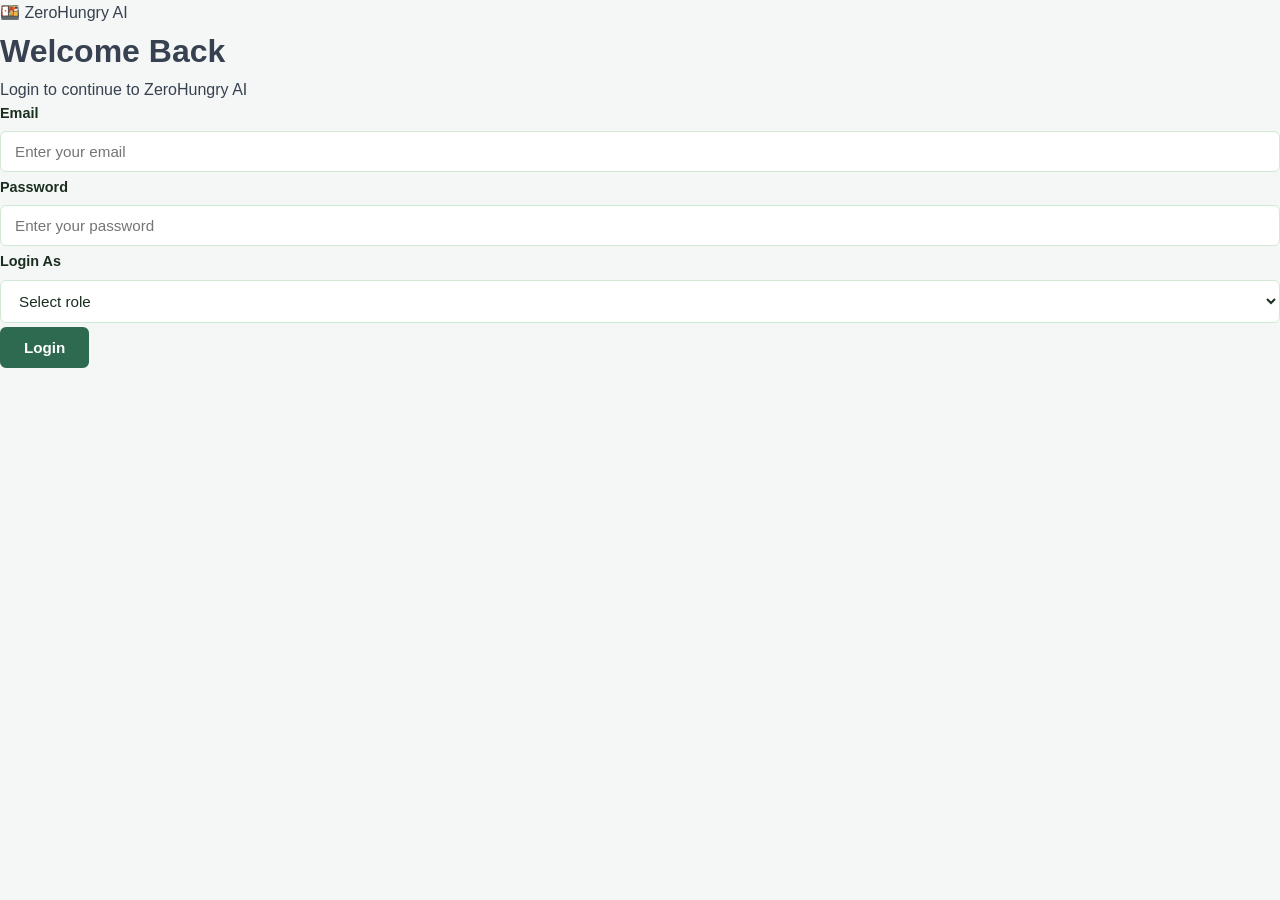
<file: ZeroHungry AI/frontend/index.html>
<!DOCTYPE html>
<html lang="en">

<head>
    <meta charset="UTF-8">
    <meta name="viewport" content="width=device-width, initial-scale=1.0">

    <title>ZeroHungry AI – Food Freshness Verification</title>

    <link rel="stylesheet" href="app.css">
    <script>
    const token = localStorage.getItem("jwtToken");

    if (!token) {
        window.location.href = "login.html";
    }
</script>
</head>

<body>

    <!-- =====================================================
         NAVBAR
    ====================================================== -->

    <header class="navbar">

        <div class="navbar-logo">
            🍱 ZeroHungry
            <span class="logo-ai">AI</span>
        </div>

        <nav class="navbar-links">

            <a href="index.html"
               class="nav-link active">
                Home
            </a>

            <a href="my-donations.html"
               class="nav-link">
                My Donations
            </a>

            <a href="ngo-register.html"
               class="nav-link">
                NGO Login
            </a>

        </nav>

        <button
            class="nav-mobile-toggle"
            id="mobileMenuBtn"
            aria-label="Toggle menu">

            ☰

        </button>

    </header>


    <!-- =====================================================
         PAGE HERO
    ====================================================== -->

    <div class="page-hero">

        <h1>
            🤖 AI Food Freshness Verification
        </h1>

        <p>
            Verify donated food before connecting it with NGOs.
        </p>

    </div>


    <!-- =====================================================
         MAIN LAYOUT
    ====================================================== -->

    <main class="verify-layout">


        <!-- =================================================
             LEFT SIDE – DONATION FORM
        ================================================== -->

        <section class="verify-form-card">

            <form
                id="verifyForm"
                novalidate>


                <!-- =========================================
                     DONOR INFORMATION
                ========================================== -->

                <div class="form-section">

                    <h3 class="form-section-title">
                        👤 Donor Information
                    </h3>


                    <div class="form-group">

                        <label for="donorName">
                            Donor Name
                            <span class="req">*</span>
                        </label>

                        <input
                            type="text"
                            id="donorName"
                            placeholder="e.g. Raj's Restaurant">

                        <span
                            class="ferr"
                            id="err-donorName">
                        </span>

                    </div>


                    <div class="form-row">

                        <div class="form-group">

                            <label for="contactNumber">
                                Contact Number
                                <span class="req">*</span>
                            </label>

                            <input
                                type="tel"
                                id="contactNumber"
                                placeholder="10-digit mobile"
                                maxlength="10">

                            <span
                                class="ferr"
                                id="err-contactNumber">
                            </span>

                        </div>


                        <div class="form-group">

                            <label for="location">
                                Pickup Location
                                <span class="req">*</span>
                            </label>

                            <input
                                type="text"
                                id="location"
                                placeholder="e.g. Trichy">

                            <span
                                class="ferr"
                                id="err-location">
                            </span>

                        </div>

                    </div>

                </div>


                <!-- =========================================
                     FOOD DETAILS
                ========================================== -->

                <div class="form-section">

                    <h3 class="form-section-title">
                        🥘 Food Details
                    </h3>


                    <div class="form-row">

                        <div class="form-group">

                            <label for="foodName">
                                Food Name
                                <span class="req">*</span>
                            </label>

                            <input
                                type="text"
                                id="foodName"
                                placeholder="e.g. Vegetable Biryani">

                            <span
                                class="ferr"
                                id="err-foodName">
                            </span>

                        </div>


                        <div class="form-group">

                            <label for="foodCategory">
                                Food Category
                                <span class="req">*</span>
                            </label>

                            <select id="foodCategory">

                                <option value="">
                                    -- Select --
                                </option>

                                <option value="Cooked Meal">
                                    Cooked Meal
                                </option>

                                <option value="Baked Goods">
                                    Baked Goods
                                </option>

                                <option value="Raw Vegetables">
                                    Raw Vegetables
                                </option>

                                <option value="Fruits">
                                    Fruits
                                </option>

                                <option value="Dairy">
                                    Dairy
                                </option>

                                <option value="Packaged Food">
                                    Packaged Food
                                </option>

                                <option value="Beverages">
                                    Beverages
                                </option>

                                <option value="Other">
                                    Other
                                </option>

                            </select>

                            <span
                                class="ferr"
                                id="err-foodCategory">
                            </span>

                        </div>

                    </div>


                    <div class="form-row">

                        <div class="form-group">

                            <label for="quantity">
                                Quantity
                                <span class="req">*</span>
                            </label>

                            <input
                                type="text"
                                id="quantity"
                                placeholder="e.g. 5 kg or 30 packets">

                            <span
                                class="ferr"
                                id="err-quantity">
                            </span>

                        </div>


                        <div class="form-group">

                            <label for="servings">
                                People It Can Serve
                                <span class="req">*</span>
                            </label>

                            <input
                                type="number"
                                id="servings"
                                placeholder="e.g. 20"
                                min="1">

                            <span
                                class="ferr"
                                id="err-servings">
                            </span>

                        </div>

                    </div>


                    <!-- PREPARATION TYPE -->

                    <div class="form-group">

                        <label>
                            Preparation Type
                            <span class="req">*</span>
                        </label>

                        <div class="radio-group">


                            <label class="radio-pill">

                                <input
                                    type="radio"
                                    name="prepType"
                                    value="Cooked">

                                <span>
                                    🍲 Cooked
                                </span>

                            </label>


                            <label class="radio-pill">

                                <input
                                    type="radio"
                                    name="prepType"
                                    value="Baked">

                                <span>
                                    🥐 Baked
                                </span>

                            </label>


                            <label class="radio-pill">

                                <input
                                    type="radio"
                                    name="prepType"
                                    value="Raw">

                                <span>
                                    🥬 Raw
                                </span>

                            </label>


                            <label class="radio-pill">

                                <input
                                    type="radio"
                                    name="prepType"
                                    value="Packaged">

                                <span>
                                    📦 Packaged
                                </span>

                            </label>


                            <label class="radio-pill">

                                <input
                                    type="radio"
                                    name="prepType"
                                    value="Other">

                                <span>
                                    🍱 Other
                                </span>

                            </label>

                        </div>

                        <span
                            class="ferr"
                            id="err-prepType">
                        </span>

                    </div>


                    <!-- STORAGE CONDITION -->

                    <div class="form-group">

                        <label>
                            Storage Condition
                            <span class="req">*</span>
                        </label>

                        <div class="radio-group">


                            <label class="radio-pill">

                                <input
                                    type="radio"
                                    name="storageCondition"
                                    value="Room Temperature">

                                <span>
                                    🌡️ Room Temp
                                </span>

                            </label>


                            <label class="radio-pill">

                                <input
                                    type="radio"
                                    name="storageCondition"
                                    value="Refrigerated">

                                <span>
                                    ❄️ Refrigerated
                                </span>

                            </label>


                            <label class="radio-pill">

                                <input
                                    type="radio"
                                    name="storageCondition"
                                    value="Other">

                                <span>
                                    📦 Other
                                </span>

                            </label>

                        </div>

                        <span
                            class="ferr"
                            id="err-storageCondition">
                        </span>

                    </div>

                </div>


                <!-- =========================================
                     DATE AND TIME
                ========================================== -->

                <div class="form-section">

                    <h3 class="form-section-title">
                        🕐 Dates &amp; Times
                    </h3>


                    <div class="form-row">


                        <div class="form-group">

                            <label for="prepDateTime">
                                Preparation Date &amp; Time
                                <span class="req">*</span>
                            </label>

                            <input
                                type="datetime-local"
                                id="prepDateTime">

                            <span
                                class="ferr"
                                id="err-prepDateTime">
                            </span>

                        </div>


                        <div class="form-group">

                            <label for="expiryDateTime">
                                Expected Expiry
                                <span class="req">*</span>
                            </label>

                            <input
                                type="datetime-local"
                                id="expiryDateTime">

                            <span
                                class="ferr"
                                id="err-expiryDateTime">
                            </span>

                        </div>

                    </div>


                    <p class="hint">

                        💡 Cooked food: safe for 4–6 hrs
                        at room temperature and longer
                        when properly refrigerated.

                    </p>

                </div>


                <!-- =========================================
                     FOOD IMAGE
                ========================================== -->

                <div class="form-section">

                    <h3 class="form-section-title">
                        📷 Food Image
                    </h3>


                    <div class="form-group">

                        <label for="foodImage">

                            Upload Photo
                            <span class="req">*</span>

                            <span class="label-hint">
                                (required for AI check)
                            </span>

                        </label>


                        <div
                            class="file-drop"
                            id="fileDropArea">

                            <input
                                type="file"
                                id="foodImage"
                                accept="image/*"
                                class="file-input">


                            <div class="file-drop-label">

                                <span class="file-drop-icon">
                                    📁
                                </span>

                                <span id="fileNameDisplay">

                                    Click to upload
                                    or drag &amp; drop

                                </span>

                                <span class="file-hint">

                                    PNG · JPG · JPEG · max 5 MB

                                </span>

                            </div>

                        </div>


                        <span
                            class="ferr"
                            id="err-foodImage">
                        </span>


                        <div
                            class="img-preview-wrap hidden"
                            id="imgPreviewWrap">

                            <img
                                id="imgPreview"
                                src=""
                                alt="Food preview"
                                class="img-preview">


                            <button
                                type="button"
                                class="remove-img-btn"
                                id="removeImgBtn">

                                ✕ Remove

                            </button>

                        </div>

                    </div>

                </div>


                <!-- =========================================
                     FORM BUTTONS
                ========================================== -->

                <div class="form-actions">

                    <button
                        type="button"
                        class="btn btn-outline"
                        id="clearFormBtn">

                        🔄 Clear

                    </button>


                    <button
                        type="submit"
                        class="btn btn-primary btn-lg"
                        id="verifyBtn">

                        🤖 VERIFY FOOD FRESHNESS

                    </button>

                </div>

            </form>

        </section>



        <!-- =================================================
             RIGHT SIDE – RESULT
        ================================================== -->

        <aside
            class="result-panel hidden"
            id="resultPanel">


            <!-- LOADING -->

            <div
                id="resultLoading"
                class="result-loading">

                <div class="spinner"></div>

                <p>
                    Analyzing food with ZeroHungry AI...
                </p>

            </div>


            <!-- RESULT -->

            <div
                id="resultContent"
                class="hidden">


                <div class="result-card">


                    <!-- HEADER -->

                    <div class="result-header">

                        <h2>
                            🤖 AI Freshness Report
                        </h2>

                        <p id="safetyMsg">
                            Freshness analysis completed.
                        </p>

                    </div>


                    <!-- SCORE -->

                    <div class="result-score">

                        <span>
                            Freshness Score
                        </span>

                        <strong id="scoreNum">
                            --/100
                        </strong>

                    </div>


                    <!-- STATUS -->

                    <div
                        class="freshness-badge"
                        id="freshnessBadge">

                        --

                    </div>


                    <!-- DETAILS -->

                    <div class="result-metrics">


                        <div class="metric-row">

                            <span class="metric-icon">
                                🌿
                            </span>

                            <span class="metric-lbl">
                                Freshness Status
                            </span>

                            <span
                                class="metric-val"
                                id="rFreshnessStatus">

                                --

                            </span>

                        </div>


                        <div class="metric-row">

                            <span class="metric-icon">
                                ⏰
                            </span>

                            <span class="metric-lbl">
                                Estimated Expiry
                            </span>

                            <span
                                class="metric-val"
                                id="rEstimatedExpiry">

                                --

                            </span>

                        </div>


                        <div class="metric-row">

                            <span class="metric-icon">
                                👥
                            </span>

                            <span class="metric-lbl">
                                People Served
                            </span>

                            <span
                                class="metric-val"
                                id="rServings">

                                --

                            </span>

                        </div>


                        <div class="metric-row">

                            <span class="metric-icon">
                                ❄️
                            </span>

                            <span class="metric-lbl">
                                Storage
                            </span>

                            <span
                                class="metric-val"
                                id="rStorage">

                                --

                            </span>

                        </div>


                        <div class="metric-row">

                            <span class="metric-icon">
                                🆔
                            </span>

                            <span class="metric-lbl">
                                Donation ID
                            </span>

                            <span
                                class="metric-val"
                                id="rDonationId">

                                --

                            </span>

                        </div>

                    </div>


                    <!-- PROGRESS -->

                    <div class="progress-track">

                        <div
                            class="progress-fill"
                            id="progressFill"
                            style="width:0%">

                        </div>

                    </div>


                    <div class="progress-labels">

                        <span>
                            0 – Not Recommended
                        </span>

                        <span>
                            50
                        </span>

                        <span>
                            100 – Fresh
                        </span>

                    </div>


                    <!-- AI MESSAGE -->

                    <div
                        class="safety-msg-box">

                        <strong>
                            🤖 AI Analysis
                        </strong>

                        <p id="aiAnalysisMessage">
                            --
                        </p>

                    </div>


                    <!-- DONATE -->

                    <button
                        class="btn btn-success btn-lg btn-full"
                        id="donateFoodBtn">

                        🍱 DONATE THIS FOOD

                    </button>


                    <!-- VERIFY ANOTHER -->

                    <button
                        class="btn btn-outline btn-full mt8"
                        id="verifyAnotherBtn">

                        ➕ Verify Another Food

                    </button>


                </div>

            </div>

        </aside>

    </main>


    <!-- =====================================================
         FOOTER
    ====================================================== -->

    <footer class="footer">

        <div class="footer-inner">

            <span class="footer-brand">
                🍱 ZeroHungry AI
            </span>

            <span>
                Making zero hunger possible,
                one meal at a time.
            </span>


            <div class="footer-links">

                <a href="index.html">
                    Home
                </a>

                <a href="my-donations.html">
                    My Donations
                </a>

                <a href="ngo-dashboard.html">
                    NGO Dashboard
                </a>

            </div>

        </div>

    </footer>


    <!-- =====================================================
         JAVASCRIPT
    ====================================================== -->

  <script src="app.js?v=2"></script>

</body>

</html>
</file>
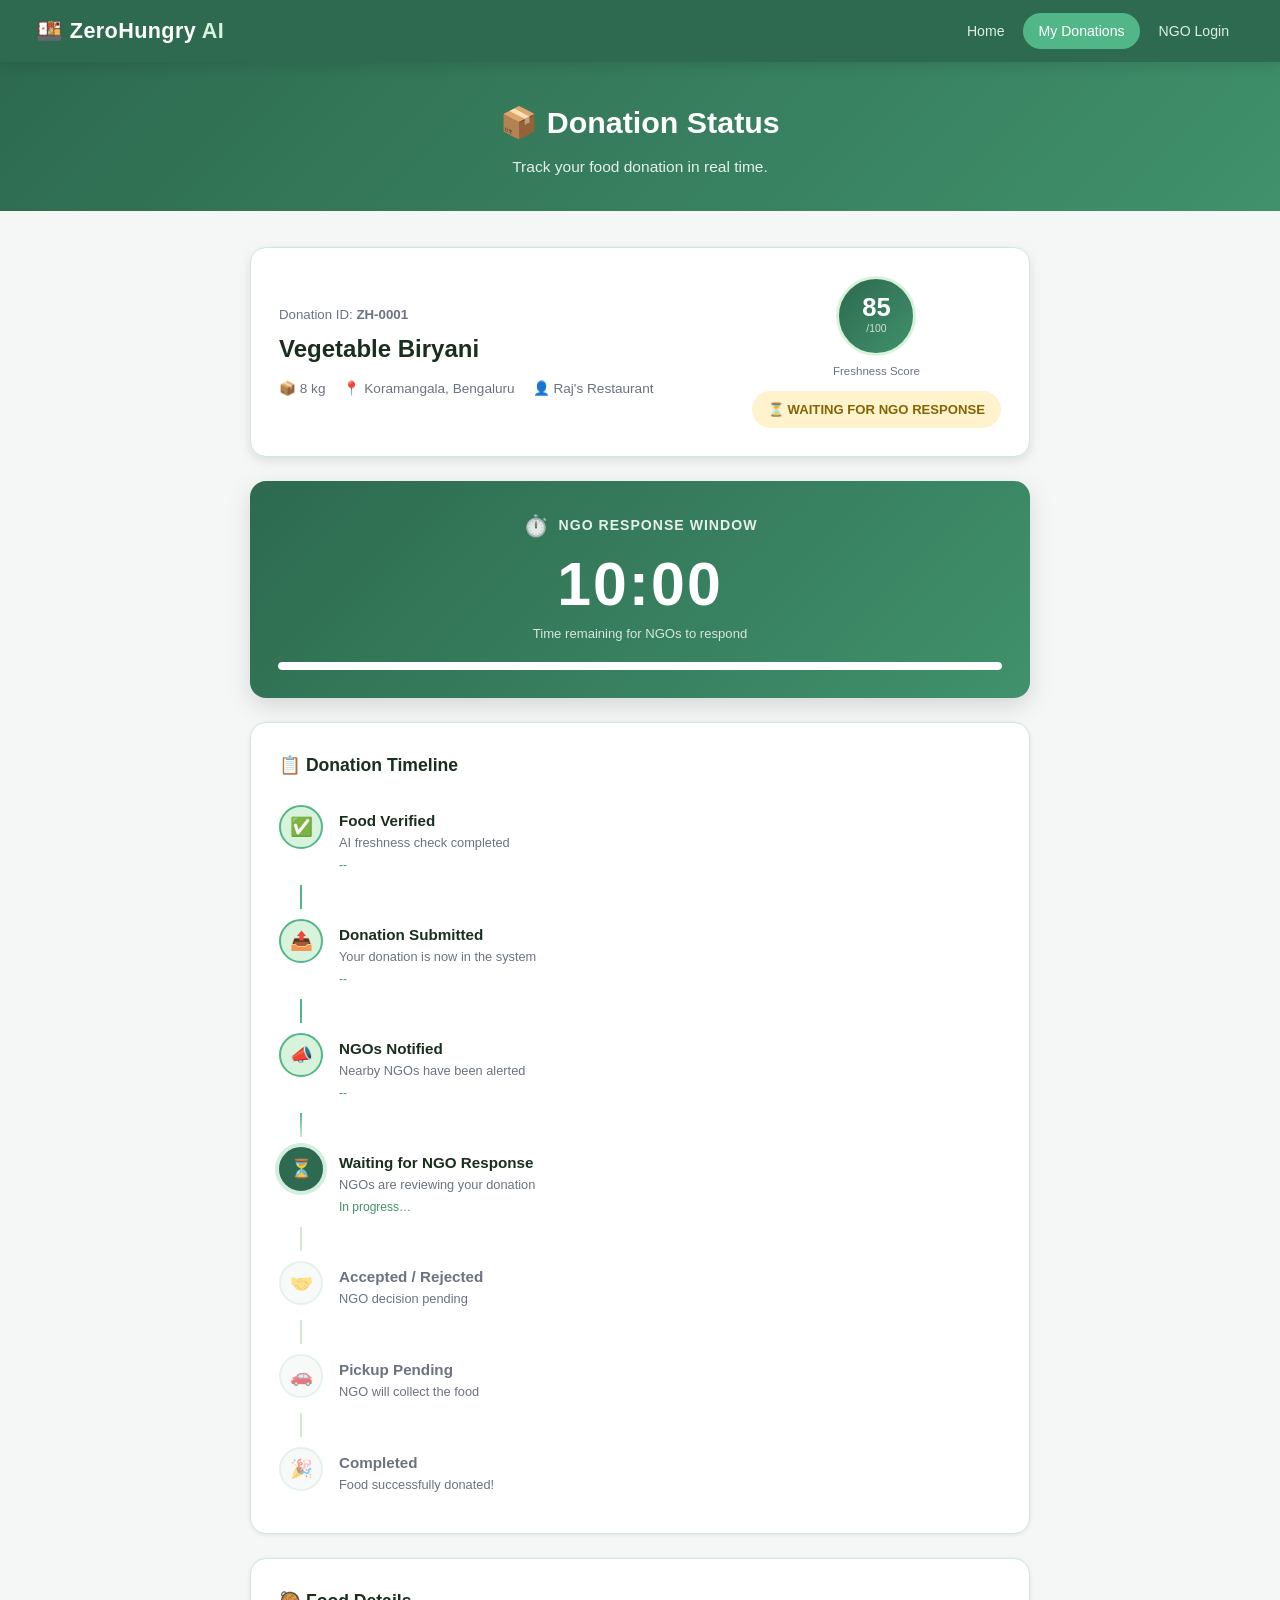
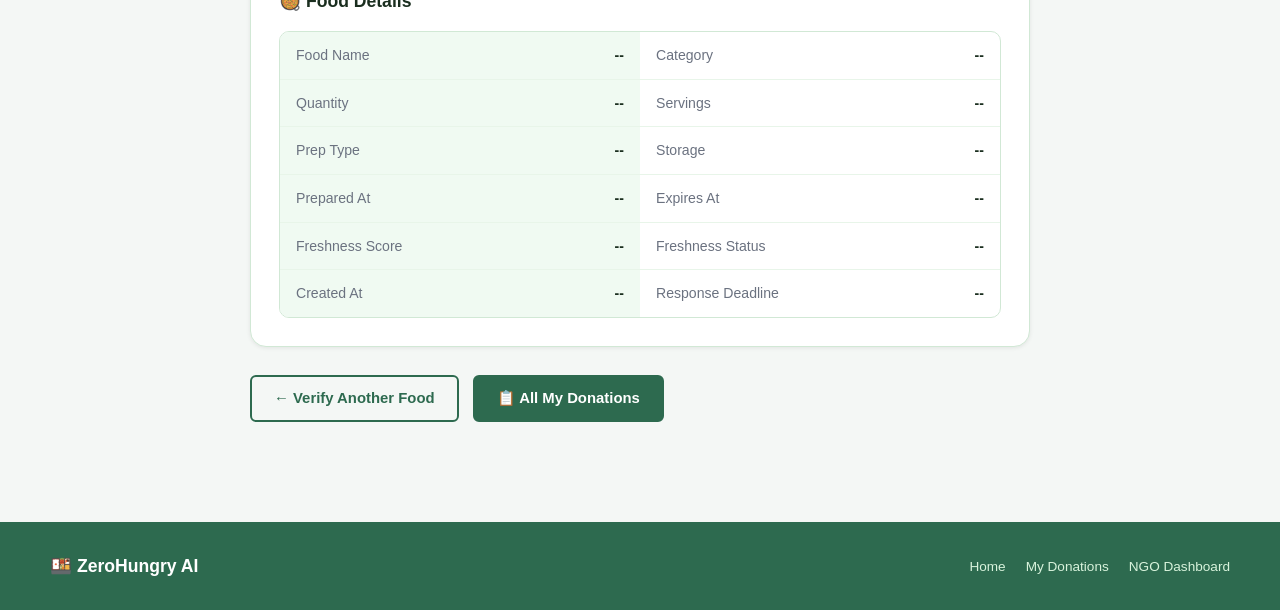
<file: ZeroHungry AI/frontend/donation-status.html>
<!DOCTYPE html>
<html lang="en">
<head>
    <meta charset="UTF-8" />
    <meta name="viewport" content="width=device-width, initial-scale=1.0" />
    <title>Donation Status – ZeroHungry AI</title>
    <link rel="stylesheet" href="app.css" />
</head>

<body>

    <!-- ═══════════════════ NAVBAR ═══════════════════ -->
    <header class="navbar">
        <div class="navbar-logo">
            🍱 ZeroHungry <span class="logo-ai">AI</span>
        </div>

        <nav class="navbar-links">
            <a href="index.html" class="nav-link">Home</a>
            <a href="my-donations.html" class="nav-link active">My Donations</a>
            <a href="ngo-register.html" class="nav-link">NGO Login</a>
        </nav>
    </header>


    <!-- ═══════════════════ PAGE HEADER ═══════════════════ -->
    <div class="page-hero">
        <h1>📦 Donation Status</h1>
        <p>Track your food donation in real time.</p>
    </div>


    <!-- IMPORTANT:
         id="donationStatusPage" added here
    -->
    <main class="status-page" id="donationStatusPage">


        <!-- ═══════════════════ TOP SUMMARY CARD ═══════════════════ -->

        <div class="status-summary-card">

            <div class="status-summary-left">

                <div class="status-donation-id">
                    Donation ID:
                    <strong id="statusDonationId">ZH-0001</strong>
                </div>

                <div class="status-food-name" id="statusFoodName">
                    Vegetable Biryani
                </div>

                <div class="status-meta-row">

                    <span>
                        📦
                        <span id="statusQuantity">8 kg</span>
                    </span>

                    <span>
                        📍
                        <span id="statusLocation">
                            Koramangala, Bengaluru
                        </span>
                    </span>

                    <span>
                        👤
                        <span id="statusDonorName">
                            Raj's Restaurant
                        </span>
                    </span>

                </div>

            </div>


            <div class="status-summary-right">

                <!-- Freshness score -->

                <div
                    class="mini-score-circle"
                    id="statusScoreCircle"
                >
                    <span
                        class="mini-score-num"
                        id="statusScore"
                    >
                        85
                    </span>

                    <span class="mini-score-lbl">
                        /100
                    </span>
                </div>


                <div class="mini-score-label">
                    Freshness Score
                </div>


                <!-- Status -->

                <div
                    class="status-badge status-waiting"
                    id="statusBadge"
                >
                    ⏳ WAITING FOR NGO RESPONSE
                </div>

            </div>

        </div>


        <!-- ═══════════════════ COUNTDOWN TIMER ═══════════════════ -->

        <div
            class="countdown-card"
            id="countdownCard"
        >

            <div class="countdown-header">

                <span class="countdown-icon">
                    ⏱️
                </span>

                <span class="countdown-title">
                    NGO Response Window
                </span>

            </div>


            <div
                class="countdown-timer"
                id="countdownTimer"
            >
                10:00
            </div>


            <div class="countdown-sub">
                Time remaining for NGOs to respond
            </div>


            <div class="countdown-bar-track">

                <div
                    class="countdown-bar-fill"
                    id="countdownBarFill"
                ></div>

            </div>

        </div>


        <!-- ═══════════════════ STATUS TIMELINE ═══════════════════ -->

        <div class="timeline-section">

            <h2 class="section-heading">
                📋 Donation Timeline
            </h2>


            <div class="timeline">


                <!-- VERIFIED -->

                <div
                    class="timeline-step timeline-step-done"
                    id="step-verified"
                >

                    <div class="timeline-icon">
                        ✅
                    </div>

                    <div class="timeline-body">

                        <div class="timeline-title">
                            Food Verified
                        </div>

                        <div class="timeline-sub">
                            AI freshness check completed
                        </div>

                        <div
                            class="timeline-time"
                            id="timeVerified"
                        >
                            --
                        </div>

                    </div>

                </div>


                <div
                    class="timeline-connector timeline-connector-done"
                ></div>


                <!-- SUBMITTED -->

                <div
                    class="timeline-step timeline-step-done"
                    id="step-submitted"
                >

                    <div class="timeline-icon">
                        📤
                    </div>

                    <div class="timeline-body">

                        <div class="timeline-title">
                            Donation Submitted
                        </div>

                        <div class="timeline-sub">
                            Your donation is now in the system
                        </div>

                        <div
                            class="timeline-time"
                            id="timeSubmitted"
                        >
                            --
                        </div>

                    </div>

                </div>


                <div
                    class="timeline-connector timeline-connector-done"
                ></div>


                <!-- NGO NOTIFIED -->

                <div
                    class="timeline-step timeline-step-done"
                    id="step-notified"
                >

                    <div class="timeline-icon">
                        📣
                    </div>

                    <div class="timeline-body">

                        <div class="timeline-title">
                            NGOs Notified
                        </div>

                        <div class="timeline-sub">
                            Nearby NGOs have been alerted
                        </div>

                        <div
                            class="timeline-time"
                            id="timeNotified"
                        >
                            --
                        </div>

                    </div>

                </div>


                <div
                    class="timeline-connector timeline-connector-active"
                ></div>


                <!-- WAITING -->

                <div
                    class="timeline-step timeline-step-active"
                    id="step-waiting"
                >

                    <div class="timeline-icon">
                        ⏳
                    </div>

                    <div class="timeline-body">

                        <div class="timeline-title">
                            Waiting for NGO Response
                        </div>

                        <div class="timeline-sub">
                            NGOs are reviewing your donation
                        </div>

                        <div class="timeline-time">
                            In progress…
                        </div>

                    </div>

                </div>


                <div class="timeline-connector"></div>


                <!-- RESPONSE -->

                <div
                    class="timeline-step timeline-step-pending"
                    id="step-response"
                >

                    <div class="timeline-icon">
                        🤝
                    </div>

                    <div class="timeline-body">

                        <div class="timeline-title">
                            Accepted / Rejected
                        </div>

                        <div class="timeline-sub">
                            NGO decision pending
                        </div>

                    </div>

                </div>


                <div class="timeline-connector"></div>


                <!-- PICKUP -->

                <div
                    class="timeline-step timeline-step-pending"
                    id="step-pickup"
                >

                    <div class="timeline-icon">
                        🚗
                    </div>

                    <div class="timeline-body">

                        <div class="timeline-title">
                            Pickup Pending
                        </div>

                        <div class="timeline-sub">
                            NGO will collect the food
                        </div>

                    </div>

                </div>


                <div class="timeline-connector"></div>


                <!-- COMPLETED -->

                <div
                    class="timeline-step timeline-step-pending"
                    id="step-completed"
                >

                    <div class="timeline-icon">
                        🎉
                    </div>

                    <div class="timeline-body">

                        <div class="timeline-title">
                            Completed
                        </div>

                        <div class="timeline-sub">
                            Food successfully donated!
                        </div>

                    </div>

                </div>


            </div>

        </div>


        <!-- ═══════════════════ FOOD DETAILS ═══════════════════ -->

        <div class="detail-card">

            <h2 class="section-heading">
                🥘 Food Details
            </h2>


            <div
                class="detail-grid"
                id="statusDetailGrid"
            >


                <div class="detail-item">

                    <span class="detail-lbl">
                        Food Name
                    </span>

                    <span
                        class="detail-val"
                        id="detFoodName"
                    >
                        --
                    </span>

                </div>


                <div class="detail-item">

                    <span class="detail-lbl">
                        Category
                    </span>

                    <span
                        class="detail-val"
                        id="detCategory"
                    >
                        --
                    </span>

                </div>


                <div class="detail-item">

                    <span class="detail-lbl">
                        Quantity
                    </span>

                    <span
                        class="detail-val"
                        id="detQuantity"
                    >
                        --
                    </span>

                </div>


                <div class="detail-item">

                    <span class="detail-lbl">
                        Servings
                    </span>

                    <span
                        class="detail-val"
                        id="detServings"
                    >
                        --
                    </span>

                </div>


                <div class="detail-item">

                    <span class="detail-lbl">
                        Prep Type
                    </span>

                    <span
                        class="detail-val"
                        id="detPrepType"
                    >
                        --
                    </span>

                </div>


                <div class="detail-item">

                    <span class="detail-lbl">
                        Storage
                    </span>

                    <span
                        class="detail-val"
                        id="detStorage"
                    >
                        --
                    </span>

                </div>


                <div class="detail-item">

                    <span class="detail-lbl">
                        Prepared At
                    </span>

                    <span
                        class="detail-val"
                        id="detPrepTime"
                    >
                        --
                    </span>

                </div>


                <div class="detail-item">

                    <span class="detail-lbl">
                        Expires At
                    </span>

                    <span
                        class="detail-val"
                        id="detExpiryTime"
                    >
                        --
                    </span>

                </div>


                <div class="detail-item">

                    <span class="detail-lbl">
                        Freshness Score
                    </span>

                    <span
                        class="detail-val"
                        id="detScore"
                    >
                        --
                    </span>

                </div>


                <div class="detail-item">

                    <span class="detail-lbl">
                        Freshness Status
                    </span>

                    <span
                        class="detail-val"
                        id="detFreshStatus"
                    >
                        --
                    </span>

                </div>


                <div class="detail-item">

                    <span class="detail-lbl">
                        Created At
                    </span>

                    <span
                        class="detail-val"
                        id="detCreatedAt"
                    >
                        --
                    </span>

                </div>


                <div class="detail-item">

                    <span class="detail-lbl">
                        Response Deadline
                    </span>

                    <span
                        class="detail-val"
                        id="detDeadline"
                    >
                        --
                    </span>

                </div>


            </div>

        </div>


        <!-- ═══════════════════ ACTION BUTTONS ═══════════════════ -->

        <div class="status-actions">

            <a
                href="index.html"
                class="btn btn-outline"
            >
                ← Verify Another Food
            </a>


            <a
                href="my-donations.html"
                class="btn btn-primary"
            >
                📋 All My Donations
            </a>

        </div>


        <!-- ═══════════════════ EXPIRED NOTICE ═══════════════════ -->

        <div
            class="expired-notice hidden"
            id="expiredNotice"
        >
            ⚠️ The 10-minute response window has expired.
            NGOs were not available at this time.
            You may re-submit the donation.
        </div>


    </main>


    <!-- ═══════════════════ FOOTER ═══════════════════ -->

    <footer class="footer">

        <div class="footer-inner">

            <span class="footer-brand">
                🍱 ZeroHungry AI
            </span>


            <div class="footer-links">

                <a href="index.html">
                    Home
                </a>

                <a href="my-donations.html">
                    My Donations
                </a>

                <a href="ngo-dashboard.html">
                    NGO Dashboard
                </a>

            </div>

        </div>

    </footer>


    <script src="app.js"></script>

</body>
</html>
</file>
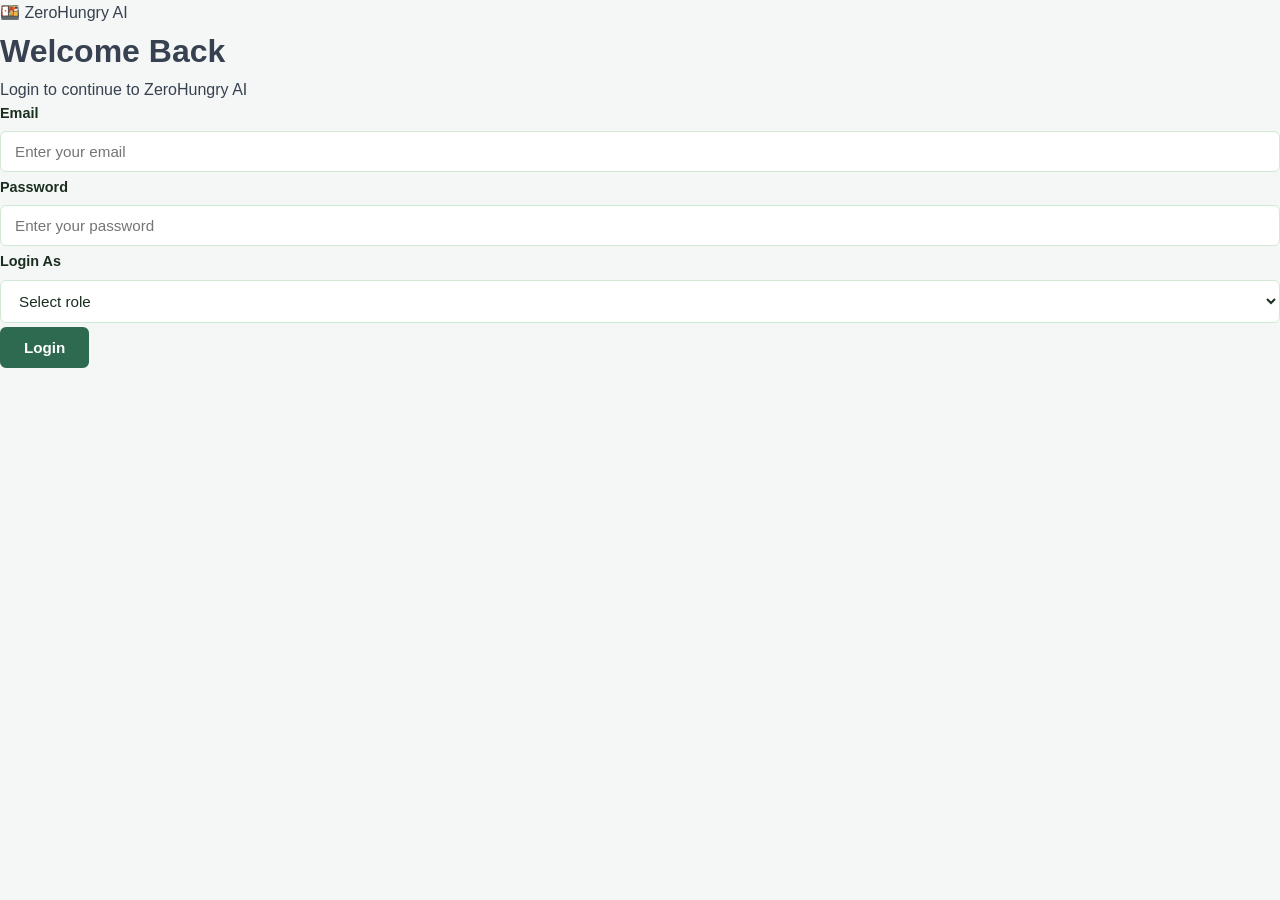
<file: ZeroHungry AI/frontend/login.html>
<!DOCTYPE html>
<html lang="en">

<head>
    <meta charset="UTF-8">
    <meta name="viewport" content="width=device-width, initial-scale=1.0">

    <title>Login – ZeroHungry AI</title>

    <link rel="stylesheet" href="style.css">
</head>

<body>

    <div class="login-container">

        <div class="login-card">

            <div class="login-logo">
                🍱 ZeroHungry <span>AI</span>
            </div>

            <h1>Welcome Back</h1>

            <p class="login-subtitle">
                Login to continue to ZeroHungry AI
            </p>

            <form id="loginForm">

                <!-- Email -->
                <div class="form-group">

                    <label for="email">
                        Email
                    </label>

                    <input
                        type="email"
                        id="email"
                        placeholder="Enter your email"
                        required
                    >

                </div>


                <!-- Password -->
                <div class="form-group">

                    <label for="password">
                        Password
                    </label>

                    <input
                        type="password"
                        id="password"
                        placeholder="Enter your password"
                        required
                    >

                </div>


                <!-- Role -->
                <div class="form-group">

                    <label for="role">
                        Login As
                    </label>

                    <select id="role" required>

                        <option value="">
                            Select role
                        </option>

                        <option value="DONOR">
                            Donor
                        </option>

                        <option value="NGO">
                            NGO
                        </option>

                    </select>

                </div>


                <!-- Login Button -->
                <button
                    type="submit"
                    class="btn btn-primary login-btn"
                >
                    Login
                </button>

            </form>


            <!-- Login Message -->
            <div
                id="loginMessage"
                class="login-message"
            ></div>

        </div>

    </div>


    <script>

        const loginForm =
            document.getElementById("loginForm");


        loginForm.addEventListener(
            "submit",
            async function (event) {

                event.preventDefault();


                const email =
                    document
                        .getElementById("email")
                        .value
                        .trim();


                const password =
                    document
                        .getElementById("password")
                        .value;


                const selectedRole =
                    document
                        .getElementById("role")
                        .value;


                const message =
                    document.getElementById(
                        "loginMessage"
                    );


                message.textContent =
                    "Logging in...";

                message.className =
                    "login-message";


                try {

                    // =========================================
                    // CALL SPRING BOOT LOGIN API
                    // =========================================

                    const response =
                        await fetch(
                            "http://localhost:8080/api/auth/login",
                            {
                                method: "POST",

                                headers: {
                                    "Content-Type":
                                        "application/json"
                                },

                                body: JSON.stringify({

                                    email: email,

                                    password: password

                                })
                            }
                        );


                    // =========================================
                    // CHECK BACKEND RESPONSE
                    // =========================================

                    if (!response.ok) {

                        const errorText =
                            await response.text();

                        throw new Error(
                            errorText
                        );
                    }


                    // =========================================
                    // READ JSON RESPONSE
                    // =========================================

                    const data =
                        await response.json();


                    console.log(
                        "✅ Login response received"
                    );

                    console.log(
                        "User:",
                        data.email
                    );

                    console.log(
                        "Role:",
                        data.role
                    );

                    console.log(
                        "Token received:",
                        Boolean(data.token)
                    );


                    // =========================================
                    // CHECK TOKEN
                    // =========================================

                    if (!data.token) {

                        throw new Error(
                            "Backend did not return JWT token."
                        );
                    }


                    // =========================================
                    // CHECK ROLE
                    // =========================================

                    if (
                        data.role !==
                        selectedRole
                    ) {

                        message.textContent =
                            "Selected role does not match your account.";

                        message.className =
                            "login-message error";

                        return;
                    }


                    // =========================================
                    // SAVE LOGIN INFORMATION
                    // =========================================

                    localStorage.setItem(
                        "jwtToken",
                        data.token
                    );

                    localStorage.setItem(
                        "userId",
                        String(data.id)
                    );

                    localStorage.setItem(
                        "userName",
                        data.name
                    );

                    localStorage.setItem(
                        "userEmail",
                        data.email
                    );

                    localStorage.setItem(
                        "userRole",
                        data.role
                    );


                    // =========================================
                    // VERIFY TOKEN WAS SAVED
                    // =========================================

                    const savedToken =
                        localStorage.getItem(
                            "jwtToken"
                        );


                    console.log(
                        "JWT saved:",
                        Boolean(savedToken)
                    );


                    if (!savedToken) {

                        throw new Error(
                            "JWT could not be saved in browser storage."
                        );
                    }


                    // =========================================
                    // SUCCESS MESSAGE
                    // =========================================

                    message.textContent =
                        "Login successful! Redirecting...";

                    message.className =
                        "login-message success";


                    // =========================================
                    // REDIRECT
                    // =========================================

                    setTimeout(
                        function () {

                            if (
                                data.role ===
                                "DONOR"
                            ) {

                                window.location.href =
                                    "index.html";

                            } else if (
                                data.role ===
                                "NGO"
                            ) {

                                window.location.href =
                                    "ngo.html";
                            }

                        },
                        800
                    );

                } catch (error) {

                    console.error(
                        "❌ Login error:",
                        error
                    );


                    message.textContent =
                        error.message ||
                        "Invalid email or password.";

                    message.className =
                        "login-message error";
                }

            }
        );

    </script>

</body>

</html>
</file>
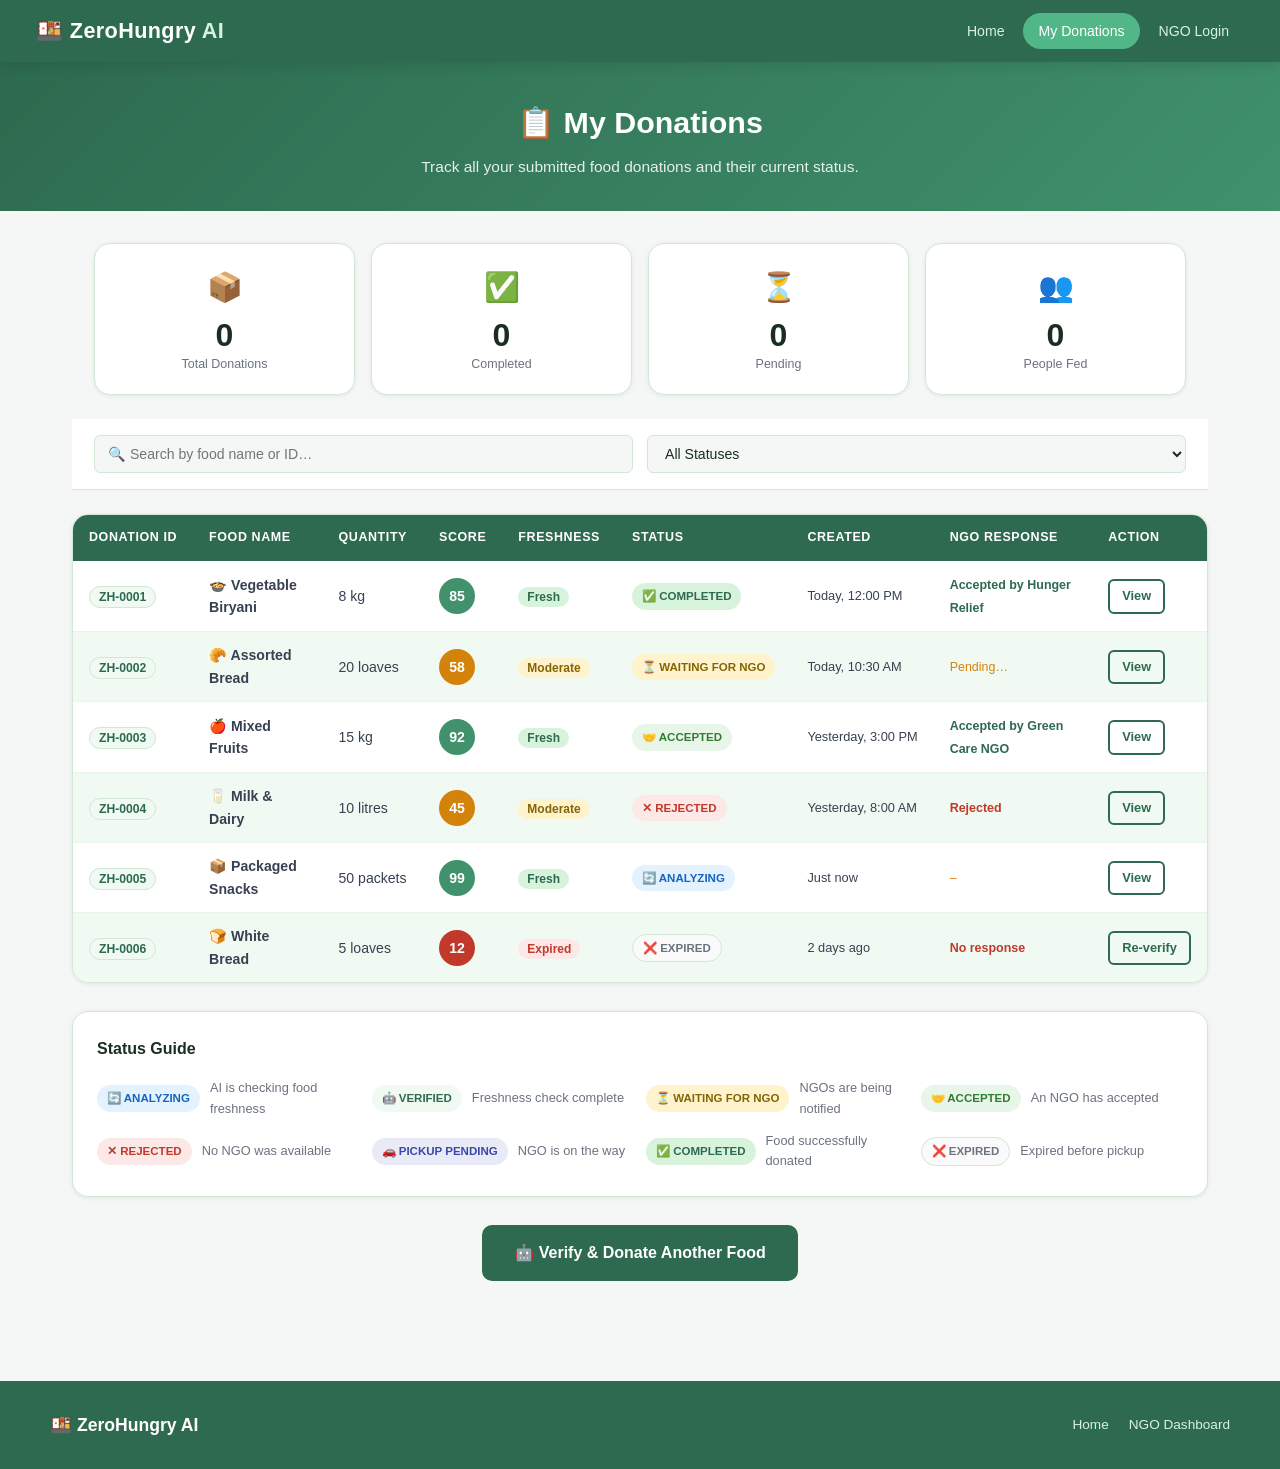
<file: ZeroHungry AI/frontend/my-donations.html>
<!DOCTYPE html>
<html lang="en">
<head>
    <meta charset="UTF-8" />
    <meta name="viewport" content="width=device-width, initial-scale=1.0" />
    <title>My Donations – ZeroHungry AI</title>
    <link rel="stylesheet" href="app.css" />
</head>
<body>

    <!-- ═══════════════════ NAVBAR ═══════════════════ -->
    <header class="navbar">
        <div class="navbar-logo">🍱 ZeroHungry <span class="logo-ai">AI</span></div>
        <nav class="navbar-links">
            <a href="index.html"        class="nav-link">Home</a>
            <a href="my-donations.html" class="nav-link active">My Donations</a>
            <a href="ngo-register.html" class="nav-link">NGO Login</a>
        </nav>
    </header>

    <!-- ═══════════════════ PAGE HEADER ═══════════════════ -->
    <div class="page-hero">
        <h1>📋 My Donations</h1>
        <p>Track all your submitted food donations and their current status.</p>
    </div>

    <main class="my-donations-page">

        <!-- ═══════════════════ SUMMARY STATS ═══════════════════ -->
        <div class="dash-stats-row">
            <div class="dash-stat-card">
                <div class="dash-stat-icon">📦</div>
                <div class="dash-stat-num" id="myStatTotal">0</div>
                <div class="dash-stat-lbl">Total Donations</div>
            </div>
            <div class="dash-stat-card">
                <div class="dash-stat-icon">✅</div>
                <div class="dash-stat-num" id="myStatCompleted">0</div>
                <div class="dash-stat-lbl">Completed</div>
            </div>
            <div class="dash-stat-card">
                <div class="dash-stat-icon">⏳</div>
                <div class="dash-stat-num" id="myStatPending">0</div>
                <div class="dash-stat-lbl">Pending</div>
            </div>
            <div class="dash-stat-card">
                <div class="dash-stat-icon">👥</div>
                <div class="dash-stat-num" id="myStatPeopleFed">0</div>
                <div class="dash-stat-lbl">People Fed</div>
            </div>
        </div>

        <!-- ═══════════════════ FILTER & SEARCH ═══════════════════ -->
        <div class="filter-bar">
            <input type="text" id="mySearch" class="filter-input"
                   placeholder="🔍 Search by food name or ID…" />
            <select id="myStatusFilter" class="filter-select">
                <option value="">All Statuses</option>
                <option value="ANALYZING">Analyzing</option>
                <option value="VERIFIED">Verified</option>
                <option value="WAITING_FOR_NGO">Waiting for NGO</option>
                <option value="ACCEPTED">Accepted</option>
                <option value="REJECTED">Rejected</option>
                <option value="PICKUP_PENDING">Pickup Pending</option>
                <option value="COMPLETED">Completed</option>
                <option value="EXPIRED">Expired</option>
            </select>
        </div>

        <!-- ═══════════════════ DONATIONS TABLE ═══════════════════ -->
        <!--
            The table is populated by app.js using donations stored in
            localStorage. If no real donations exist yet, sample rows
            are shown for demonstration.
        -->
        <div class="table-wrapper">
            <table class="donations-table" id="myDonationsTable">
                <thead>
                    <tr>
                        <th>Donation ID</th>
                        <th>Food Name</th>
                        <th>Quantity</th>
                        <th>Score</th>
                        <th>Freshness</th>
                        <th>Status</th>
                        <th>Created</th>
                        <th>NGO Response</th>
                        <th>Action</th>
                    </tr>
                </thead>
                <tbody id="myDonationsTbody">
                    <!--
                        Sample rows shown when no localStorage data exists.
                        app.js replaces these with real data if available.
                    -->
                    <tr data-status="COMPLETED">
                        <td><span class="donation-id-chip">ZH-0001</span></td>
                        <td class="food-name-cell">🍲 Vegetable Biryani</td>
                        <td>8 kg</td>
                        <td><span class="score-chip score-chip-fresh">85</span></td>
                        <td><span class="freshness-tag fresh-tag">Fresh</span></td>
                        <td><span class="status-pill pill-completed">✅ COMPLETED</span></td>
                        <td class="date-cell">Today, 12:00 PM</td>
                        <td><span class="ngo-response-tag ngo-accepted">Accepted by Hunger Relief</span></td>
                        <td>
                            <a href="donation-status.html"
                               class="btn btn-outline btn-sm">View</a>
                        </td>
                    </tr>

                    <tr data-status="WAITING_FOR_NGO">
                        <td><span class="donation-id-chip">ZH-0002</span></td>
                        <td class="food-name-cell">🥐 Assorted Bread</td>
                        <td>20 loaves</td>
                        <td><span class="score-chip score-chip-moderate">58</span></td>
                        <td><span class="freshness-tag moderate-tag">Moderate</span></td>
                        <td><span class="status-pill pill-waiting">⏳ WAITING FOR NGO</span></td>
                        <td class="date-cell">Today, 10:30 AM</td>
                        <td><span class="ngo-response-tag ngo-pending">Pending…</span></td>
                        <td>
                            <a href="donation-status.html"
                               class="btn btn-outline btn-sm">View</a>
                        </td>
                    </tr>

                    <tr data-status="ACCEPTED">
                        <td><span class="donation-id-chip">ZH-0003</span></td>
                        <td class="food-name-cell">🍎 Mixed Fruits</td>
                        <td>15 kg</td>
                        <td><span class="score-chip score-chip-fresh">92</span></td>
                        <td><span class="freshness-tag fresh-tag">Fresh</span></td>
                        <td><span class="status-pill pill-accepted">🤝 ACCEPTED</span></td>
                        <td class="date-cell">Yesterday, 3:00 PM</td>
                        <td><span class="ngo-response-tag ngo-accepted">Accepted by Green Care NGO</span></td>
                        <td>
                            <a href="donation-status.html"
                               class="btn btn-outline btn-sm">View</a>
                        </td>
                    </tr>

                    <tr data-status="REJECTED">
                        <td><span class="donation-id-chip">ZH-0004</span></td>
                        <td class="food-name-cell">🥛 Milk &amp; Dairy</td>
                        <td>10 litres</td>
                        <td><span class="score-chip score-chip-moderate">45</span></td>
                        <td><span class="freshness-tag moderate-tag">Moderate</span></td>
                        <td><span class="status-pill pill-rejected">✕ REJECTED</span></td>
                        <td class="date-cell">Yesterday, 8:00 AM</td>
                        <td><span class="ngo-response-tag ngo-rejected">Rejected</span></td>
                        <td>
                            <a href="donation-status.html"
                               class="btn btn-outline btn-sm">View</a>
                        </td>
                    </tr>

                    <tr data-status="ANALYZING">
                        <td><span class="donation-id-chip">ZH-0005</span></td>
                        <td class="food-name-cell">📦 Packaged Snacks</td>
                        <td>50 packets</td>
                        <td><span class="score-chip score-chip-fresh">99</span></td>
                        <td><span class="freshness-tag fresh-tag">Fresh</span></td>
                        <td><span class="status-pill pill-analyzing">🔄 ANALYZING</span></td>
                        <td class="date-cell">Just now</td>
                        <td><span class="ngo-response-tag ngo-pending">–</span></td>
                        <td>
                            <a href="donation-status.html"
                               class="btn btn-outline btn-sm">View</a>
                        </td>
                    </tr>

                    <tr data-status="EXPIRED">
                        <td><span class="donation-id-chip">ZH-0006</span></td>
                        <td class="food-name-cell">🍞 White Bread</td>
                        <td>5 loaves</td>
                        <td><span class="score-chip score-chip-danger">12</span></td>
                        <td><span class="freshness-tag expired-tag">Expired</span></td>
                        <td><span class="status-pill pill-expired">❌ EXPIRED</span></td>
                        <td class="date-cell">2 days ago</td>
                        <td><span class="ngo-response-tag ngo-rejected">No response</span></td>
                        <td>
                            <a href="index.html"
                               class="btn btn-outline btn-sm">Re-verify</a>
                        </td>
                    </tr>

                </tbody>
            </table>
        </div>
        <!-- end table-wrapper -->

        <!-- No results state – shown by JS when filters match nothing -->
        <div class="no-results hidden" id="myNoResults">
            <div class="no-results-icon">🔍</div>
            <h3>No donations match your filters</h3>
            <p>Try clearing the search or choosing a different status.</p>
        </div>

        <!-- Empty state – shown when localStorage has zero donations -->
        <div class="empty-state hidden" id="myEmptyState">
            <div class="empty-state-icon">🍽️</div>
            <h3>No donations yet</h3>
            <p>You haven't submitted any food donations. Start by verifying food freshness.</p>
            <a href="index.html" class="btn btn-primary btn-lg">
                🤖 Verify &amp; Donate Food
            </a>
        </div>

        <!-- ═══════════════════ STATUS LEGEND ═══════════════════ -->
        <div class="status-legend">
            <h3 class="legend-title">Status Guide</h3>
            <div class="legend-grid">
                <div class="legend-item">
                    <span class="status-pill pill-analyzing">🔄 ANALYZING</span>
                    <span class="legend-desc">AI is checking food freshness</span>
                </div>
                <div class="legend-item">
                    <span class="status-pill pill-verified">🤖 VERIFIED</span>
                    <span class="legend-desc">Freshness check complete</span>
                </div>
                <div class="legend-item">
                    <span class="status-pill pill-waiting">⏳ WAITING FOR NGO</span>
                    <span class="legend-desc">NGOs are being notified</span>
                </div>
                <div class="legend-item">
                    <span class="status-pill pill-accepted">🤝 ACCEPTED</span>
                    <span class="legend-desc">An NGO has accepted</span>
                </div>
                <div class="legend-item">
                    <span class="status-pill pill-rejected">✕ REJECTED</span>
                    <span class="legend-desc">No NGO was available</span>
                </div>
                <div class="legend-item">
                    <span class="status-pill pill-pickup">🚗 PICKUP PENDING</span>
                    <span class="legend-desc">NGO is on the way</span>
                </div>
                <div class="legend-item">
                    <span class="status-pill pill-completed">✅ COMPLETED</span>
                    <span class="legend-desc">Food successfully donated</span>
                </div>
                <div class="legend-item">
                    <span class="status-pill pill-expired">❌ EXPIRED</span>
                    <span class="legend-desc">Expired before pickup</span>
                </div>
            </div>
        </div>

        <!-- CTA at the bottom -->
        <div class="my-donations-cta">
            <a href="index.html" class="btn btn-primary btn-lg">
                🤖 Verify &amp; Donate Another Food
            </a>
        </div>

    </main>

    <footer class="footer">
        <div class="footer-inner">
            <span class="footer-brand">🍱 ZeroHungry AI</span>
            <div class="footer-links">
                <a href="index.html">Home</a>
                <a href="ngo-dashboard.html">NGO Dashboard</a>
            </div>
        </div>
    </footer>

    <script src="app.js"></script>
</body>
</html>
</file>
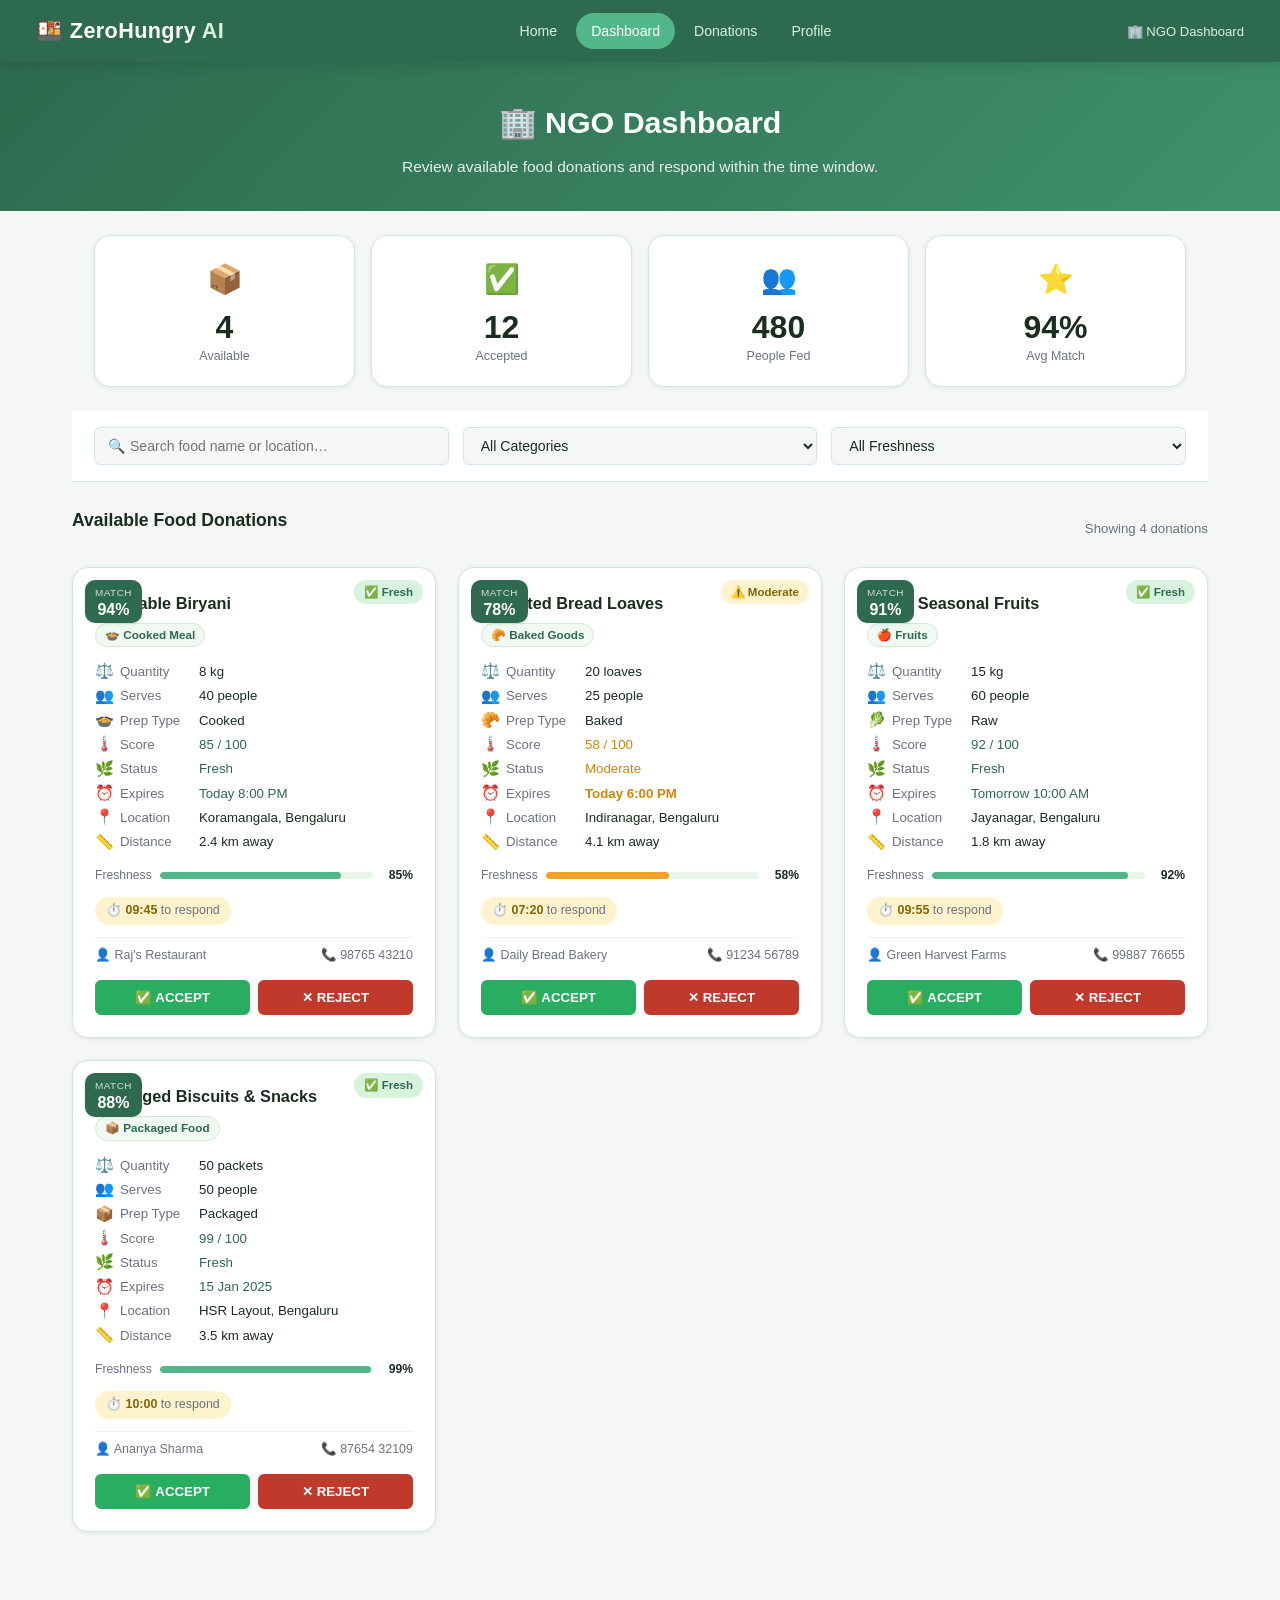
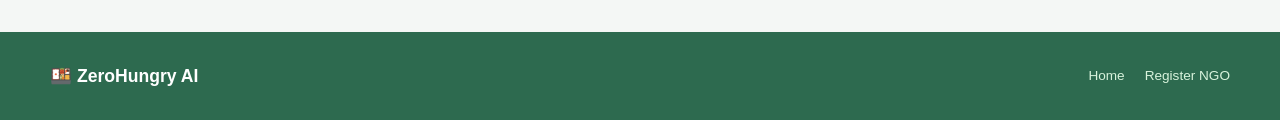
<file: ZeroHungry AI/frontend/ngo-dashboard.html>
<!DOCTYPE html>
<html lang="en">
<head>
    <meta charset="UTF-8" />
    <meta name="viewport" content="width=device-width, initial-scale=1.0" />
    <title>NGO Dashboard – ZeroHungry AI</title>
    <link rel="stylesheet" href="app.css" />
</head>
<body>

    <!-- ═══════════════════ NAVBAR ═══════════════════ -->
    <header class="navbar">
        <div class="navbar-logo">🍱 ZeroHungry <span class="logo-ai">AI</span></div>
        <nav class="navbar-links">
            <a href="index.html"         class="nav-link">Home</a>
            <a href="ngo-dashboard.html" class="nav-link active">Dashboard</a>
            <a href="ngo-dashboard.html" class="nav-link">Donations</a>
            <a href="ngo-register.html"  class="nav-link">Profile</a>
        </nav>
        <!-- NGO name shown when loaded from localStorage -->
        <div class="navbar-ngo-name" id="navNgoName">🏢 NGO Dashboard</div>
    </header>

    <!-- ═══════════════════ PAGE HEADER ═══════════════════ -->
    <div class="page-hero">
        <h1>🏢 NGO Dashboard</h1>
        <p>Review available food donations and respond within the time window.</p>
    </div>

    <main class="dashboard-page">

        <!-- ═══════════════════ STATS ROW ═══════════════════ -->
        <div class="dash-stats-row">
            <div class="dash-stat-card">
                <div class="dash-stat-icon">📦</div>
                <div class="dash-stat-num" id="statAvailable">4</div>
                <div class="dash-stat-lbl">Available</div>
            </div>
            <div class="dash-stat-card">
                <div class="dash-stat-icon">✅</div>
                <div class="dash-stat-num" id="statAccepted">12</div>
                <div class="dash-stat-lbl">Accepted</div>
            </div>
            <div class="dash-stat-card">
                <div class="dash-stat-icon">👥</div>
                <div class="dash-stat-num" id="statPeopleFed">480</div>
                <div class="dash-stat-lbl">People Fed</div>
            </div>
            <div class="dash-stat-card">
                <div class="dash-stat-icon">⭐</div>
                <div class="dash-stat-num" id="statMatchRate">94%</div>
                <div class="dash-stat-lbl">Avg Match</div>
            </div>
        </div>

        <!-- ═══════════════════ FILTER BAR ═══════════════════ -->
        <div class="filter-bar">
            <input  type="text"   id="dashSearch"        class="filter-input"  placeholder="🔍 Search food name or location…" />
            <select id="dashCategory"                     class="filter-select">
                <option value="">All Categories</option>
                <option>Cooked Meal</option>
                <option>Baked Goods</option>
                <option>Raw Vegetables</option>
                <option>Fruits</option>
                <option>Dairy</option>
                <option>Packaged Food</option>
                <option>Beverages</option>
            </select>
            <select id="dashFreshness" class="filter-select">
                <option value="">All Freshness</option>
                <option value="Fresh">Fresh ✅</option>
                <option value="Moderate">Moderate ⚠️</option>
                <option value="Expiring Soon">Expiring Soon 🔴</option>
            </select>
        </div>

        <!-- ═══════════════════ DONATION CARDS SECTION ═══════════════════ -->
        <div class="section-header-row">
            <h2 class="section-heading">Available Food Donations</h2>
            <span class="results-count" id="dashResultsCount">Showing 4 donations</span>
        </div>

        <!--
            Cards grid.
            app.js populates this from localStorage (demo donations),
            or falls back to hardcoded sample cards if none exist.
        -->
        <div class="cards-grid" id="dashCardsGrid">

            <!-- ═════ SAMPLE CARD 1 ═════
                 These hardcoded cards are shown as a demo when there
                 is no localStorage data. app.js will later replace
                 them with real data from the Spring Boot API.
            -->
            <div class="donation-card" data-id="ZH-0001"
                 data-category="Cooked Meal" data-freshness="Fresh">

                <!-- Freshness ribbon top-right -->
                <div class="card-ribbon ribbon-fresh">✅ Fresh</div>

                <!-- Match Score badge – top-left -->
                <!--
                    Match Score is a PROTOTYPE calculation based on:
                    - Food category match with NGO preferences
                    - Distance estimate
                    - NGO capacity vs. donation servings
                    - Time remaining before expiry
                    It is NOT a quality ranking of NGOs.
                    See app.js → calculateMatchScore()
                -->
                <div class="match-score-badge" id="match-ZH-0001">
                    <span class="match-label">Match</span>
                    <span class="match-value">94%</span>
                </div>

                <div class="card-header-area">
                    <h3 class="card-food-name">Vegetable Biryani</h3>
                    <span class="card-cat-badge">🍲 Cooked Meal</span>
                </div>

                <div class="card-details">
                    <div class="card-detail-row">
                        <span class="cd-icon">⚖️</span>
                        <span class="cd-lbl">Quantity</span>
                        <span class="cd-val">8 kg</span>
                    </div>
                    <div class="card-detail-row">
                        <span class="cd-icon">👥</span>
                        <span class="cd-lbl">Serves</span>
                        <span class="cd-val">40 people</span>
                    </div>
                    <div class="card-detail-row">
                        <span class="cd-icon">🍲</span>
                        <span class="cd-lbl">Prep Type</span>
                        <span class="cd-val">Cooked</span>
                    </div>
                    <div class="card-detail-row">
                        <span class="cd-icon">🌡️</span>
                        <span class="cd-lbl">Score</span>
                        <span class="cd-val score-fresh">85 / 100</span>
                    </div>
                    <div class="card-detail-row">
                        <span class="cd-icon">🌿</span>
                        <span class="cd-lbl">Status</span>
                        <span class="cd-val score-fresh">Fresh</span>
                    </div>
                    <div class="card-detail-row">
                        <span class="cd-icon">⏰</span>
                        <span class="cd-lbl">Expires</span>
                        <span class="cd-val expiry-fresh">Today 8:00 PM</span>
                    </div>
                    <div class="card-detail-row">
                        <span class="cd-icon">📍</span>
                        <span class="cd-lbl">Location</span>
                        <span class="cd-val">Koramangala, Bengaluru</span>
                    </div>
                    <div class="card-detail-row">
                        <span class="cd-icon">📏</span>
                        <span class="cd-lbl">Distance</span>
                        <span class="cd-val">2.4 km away</span>
                    </div>
                </div>

                <!-- Freshness bar -->
                <div class="card-freshness-bar">
                    <span class="cfb-label">Freshness</span>
                    <div class="cfb-track">
                        <div class="cfb-fill cfb-fresh" style="width:85%"></div>
                    </div>
                    <span class="cfb-pct">85%</span>
                </div>

                <!-- Time remaining chip -->
                <div class="card-timer-chip">
                    ⏱️ <span class="card-timer" id="timer-ZH-0001">09:45</span> to respond
                </div>

                <!-- Donor line -->
                <div class="card-donor-row">
                    <span>👤 Raj's Restaurant</span>
                    <span class="card-phone">📞 98765 43210</span>
                </div>

                <!-- Action buttons -->
                <div class="card-actions">
                    <button class="btn btn-success btn-card"
                            onclick="ngoRespond('ZH-0001','accept','Vegetable Biryani')">
                        ✅ ACCEPT
                    </button>
                    <button class="btn btn-danger btn-card"
                            onclick="ngoRespond('ZH-0001','reject','Vegetable Biryani')">
                        ✕ REJECT
                    </button>
                </div>

            </div>
            <!-- end CARD 1 -->

            <!-- ═════ SAMPLE CARD 2 ═════ -->
            <div class="donation-card" data-id="ZH-0002"
                 data-category="Baked Goods" data-freshness="Moderate">

                <div class="card-ribbon ribbon-moderate">⚠️ Moderate</div>
                <div class="match-score-badge" id="match-ZH-0002">
                    <span class="match-label">Match</span>
                    <span class="match-value">78%</span>
                </div>

                <div class="card-header-area">
                    <h3 class="card-food-name">Assorted Bread Loaves</h3>
                    <span class="card-cat-badge">🥐 Baked Goods</span>
                </div>

                <div class="card-details">
                    <div class="card-detail-row">
                        <span class="cd-icon">⚖️</span><span class="cd-lbl">Quantity</span>
                        <span class="cd-val">20 loaves</span>
                    </div>
                    <div class="card-detail-row">
                        <span class="cd-icon">👥</span><span class="cd-lbl">Serves</span>
                        <span class="cd-val">25 people</span>
                    </div>
                    <div class="card-detail-row">
                        <span class="cd-icon">🥐</span><span class="cd-lbl">Prep Type</span>
                        <span class="cd-val">Baked</span>
                    </div>
                    <div class="card-detail-row">
                        <span class="cd-icon">🌡️</span><span class="cd-lbl">Score</span>
                        <span class="cd-val score-moderate">58 / 100</span>
                    </div>
                    <div class="card-detail-row">
                        <span class="cd-icon">🌿</span><span class="cd-lbl">Status</span>
                        <span class="cd-val score-moderate">Moderate</span>
                    </div>
                    <div class="card-detail-row">
                        <span class="cd-icon">⏰</span><span class="cd-lbl">Expires</span>
                        <span class="cd-val expiry-warning">Today 6:00 PM</span>
                    </div>
                    <div class="card-detail-row">
                        <span class="cd-icon">📍</span><span class="cd-lbl">Location</span>
                        <span class="cd-val">Indiranagar, Bengaluru</span>
                    </div>
                    <div class="card-detail-row">
                        <span class="cd-icon">📏</span><span class="cd-lbl">Distance</span>
                        <span class="cd-val">4.1 km away</span>
                    </div>
                </div>

                <div class="card-freshness-bar">
                    <span class="cfb-label">Freshness</span>
                    <div class="cfb-track">
                        <div class="cfb-fill cfb-moderate" style="width:58%"></div>
                    </div>
                    <span class="cfb-pct">58%</span>
                </div>

                <div class="card-timer-chip">
                    ⏱️ <span class="card-timer" id="timer-ZH-0002">07:20</span> to respond
                </div>

                <div class="card-donor-row">
                    <span>👤 Daily Bread Bakery</span>
                    <span class="card-phone">📞 91234 56789</span>
                </div>

                <div class="card-actions">
                    <button class="btn btn-success btn-card"
                            onclick="ngoRespond('ZH-0002','accept','Assorted Bread Loaves')">
                        ✅ ACCEPT
                    </button>
                    <button class="btn btn-danger btn-card"
                            onclick="ngoRespond('ZH-0002','reject','Assorted Bread Loaves')">
                        ✕ REJECT
                    </button>
                </div>

            </div>
            <!-- end CARD 2 -->

            <!-- ═════ SAMPLE CARD 3 ═════ -->
            <div class="donation-card" data-id="ZH-0003"
                 data-category="Fruits" data-freshness="Fresh">

                <div class="card-ribbon ribbon-fresh">✅ Fresh</div>
                <div class="match-score-badge" id="match-ZH-0003">
                    <span class="match-label">Match</span>
                    <span class="match-value">91%</span>
                </div>

                <div class="card-header-area">
                    <h3 class="card-food-name">Mixed Seasonal Fruits</h3>
                    <span class="card-cat-badge">🍎 Fruits</span>
                </div>

                <div class="card-details">
                    <div class="card-detail-row">
                        <span class="cd-icon">⚖️</span><span class="cd-lbl">Quantity</span>
                        <span class="cd-val">15 kg</span>
                    </div>
                    <div class="card-detail-row">
                        <span class="cd-icon">👥</span><span class="cd-lbl">Serves</span>
                        <span class="cd-val">60 people</span>
                    </div>
                    <div class="card-detail-row">
                        <span class="cd-icon">🥬</span><span class="cd-lbl">Prep Type</span>
                        <span class="cd-val">Raw</span>
                    </div>
                    <div class="card-detail-row">
                        <span class="cd-icon">🌡️</span><span class="cd-lbl">Score</span>
                        <span class="cd-val score-fresh">92 / 100</span>
                    </div>
                    <div class="card-detail-row">
                        <span class="cd-icon">🌿</span><span class="cd-lbl">Status</span>
                        <span class="cd-val score-fresh">Fresh</span>
                    </div>
                    <div class="card-detail-row">
                        <span class="cd-icon">⏰</span><span class="cd-lbl">Expires</span>
                        <span class="cd-val expiry-fresh">Tomorrow 10:00 AM</span>
                    </div>
                    <div class="card-detail-row">
                        <span class="cd-icon">📍</span><span class="cd-lbl">Location</span>
                        <span class="cd-val">Jayanagar, Bengaluru</span>
                    </div>
                    <div class="card-detail-row">
                        <span class="cd-icon">📏</span><span class="cd-lbl">Distance</span>
                        <span class="cd-val">1.8 km away</span>
                    </div>
                </div>

                <div class="card-freshness-bar">
                    <span class="cfb-label">Freshness</span>
                    <div class="cfb-track">
                        <div class="cfb-fill cfb-fresh" style="width:92%"></div>
                    </div>
                    <span class="cfb-pct">92%</span>
                </div>

                <div class="card-timer-chip">
                    ⏱️ <span class="card-timer" id="timer-ZH-0003">09:55</span> to respond
                </div>

                <div class="card-donor-row">
                    <span>👤 Green Harvest Farms</span>
                    <span class="card-phone">📞 99887 76655</span>
                </div>

                <div class="card-actions">
                    <button class="btn btn-success btn-card"
                            onclick="ngoRespond('ZH-0003','accept','Mixed Seasonal Fruits')">
                        ✅ ACCEPT
                    </button>
                    <button class="btn btn-danger btn-card"
                            onclick="ngoRespond('ZH-0003','reject','Mixed Seasonal Fruits')">
                        ✕ REJECT
                    </button>
                </div>

            </div>
            <!-- end CARD 3 -->

            <!-- ═════ SAMPLE CARD 4 ═════ -->
            <div class="donation-card" data-id="ZH-0004"
                 data-category="Packaged Food" data-freshness="Fresh">

                <div class="card-ribbon ribbon-fresh">✅ Fresh</div>
                <div class="match-score-badge" id="match-ZH-0004">
                    <span class="match-label">Match</span>
                    <span class="match-value">88%</span>
                </div>

                <div class="card-header-area">
                    <h3 class="card-food-name">Packaged Biscuits &amp; Snacks</h3>
                    <span class="card-cat-badge">📦 Packaged Food</span>
                </div>

                <div class="card-details">
                    <div class="card-detail-row">
                        <span class="cd-icon">⚖️</span><span class="cd-lbl">Quantity</span>
                        <span class="cd-val">50 packets</span>
                    </div>
                    <div class="card-detail-row">
                        <span class="cd-icon">👥</span><span class="cd-lbl">Serves</span>
                        <span class="cd-val">50 people</span>
                    </div>
                    <div class="card-detail-row">
                        <span class="cd-icon">📦</span><span class="cd-lbl">Prep Type</span>
                        <span class="cd-val">Packaged</span>
                    </div>
                    <div class="card-detail-row">
                        <span class="cd-icon">🌡️</span><span class="cd-lbl">Score</span>
                        <span class="cd-val score-fresh">99 / 100</span>
                    </div>
                    <div class="card-detail-row">
                        <span class="cd-icon">🌿</span><span class="cd-lbl">Status</span>
                        <span class="cd-val score-fresh">Fresh</span>
                    </div>
                    <div class="card-detail-row">
                        <span class="cd-icon">⏰</span><span class="cd-lbl">Expires</span>
                        <span class="cd-val expiry-fresh">15 Jan 2025</span>
                    </div>
                    <div class="card-detail-row">
                        <span class="cd-icon">📍</span><span class="cd-lbl">Location</span>
                        <span class="cd-val">HSR Layout, Bengaluru</span>
                    </div>
                    <div class="card-detail-row">
                        <span class="cd-icon">📏</span><span class="cd-lbl">Distance</span>
                        <span class="cd-val">3.5 km away</span>
                    </div>
                </div>

                <div class="card-freshness-bar">
                    <span class="cfb-label">Freshness</span>
                    <div class="cfb-track">
                        <div class="cfb-fill cfb-fresh" style="width:99%"></div>
                    </div>
                    <span class="cfb-pct">99%</span>
                </div>

                <div class="card-timer-chip">
                    ⏱️ <span class="card-timer" id="timer-ZH-0004">10:00</span> to respond
                </div>

                <div class="card-donor-row">
                    <span>👤 Ananya Sharma</span>
                    <span class="card-phone">📞 87654 32109</span>
                </div>

                <div class="card-actions">
                    <button class="btn btn-success btn-card"
                            onclick="ngoRespond('ZH-0004','accept','Packaged Biscuits & Snacks')">
                        ✅ ACCEPT
                    </button>
                    <button class="btn btn-danger btn-card"
                            onclick="ngoRespond('ZH-0004','reject','Packaged Biscuits & Snacks')">
                        ✕ REJECT
                    </button>
                </div>

            </div>
            <!-- end CARD 4 -->

        </div>
        <!-- end #dashCardsGrid -->

        <!-- No-results placeholder – shown by JS when filters match nothing -->
        <div class="no-results hidden" id="dashNoResults">
            <div class="no-results-icon">🔍</div>
            <h3>No donations match your filters</h3>
            <p>Try clearing the search or choosing a different category.</p>
        </div>

    </main>

    <!-- Toast popup for accept/reject feedback -->
    <div class="toast hidden" id="dashToast"></div>

    <footer class="footer">
        <div class="footer-inner">
            <span class="footer-brand">🍱 ZeroHungry AI</span>
            <div class="footer-links">
                <a href="index.html">Home</a>
                <a href="ngo-register.html">Register NGO</a>
            </div>
        </div>
    </footer>

    <script src="app.js"></script>
</body>
</html>
</file>
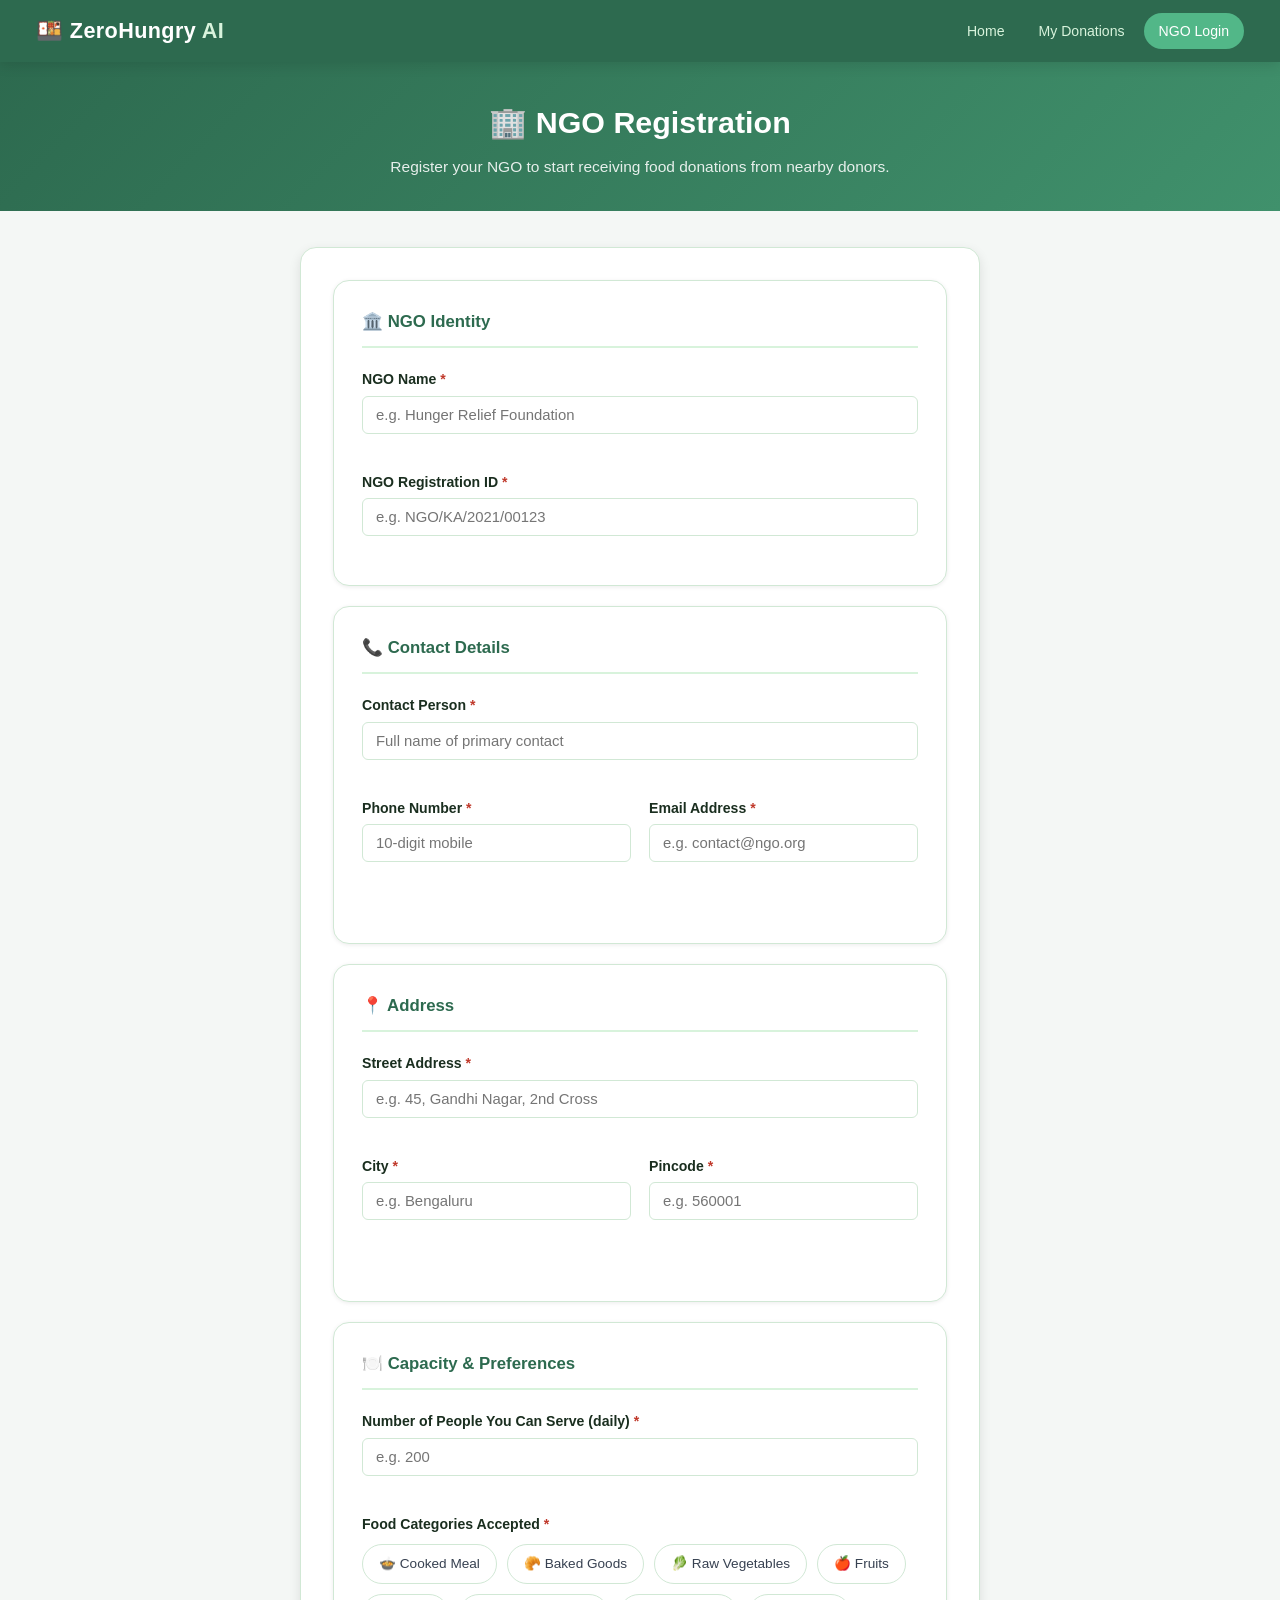
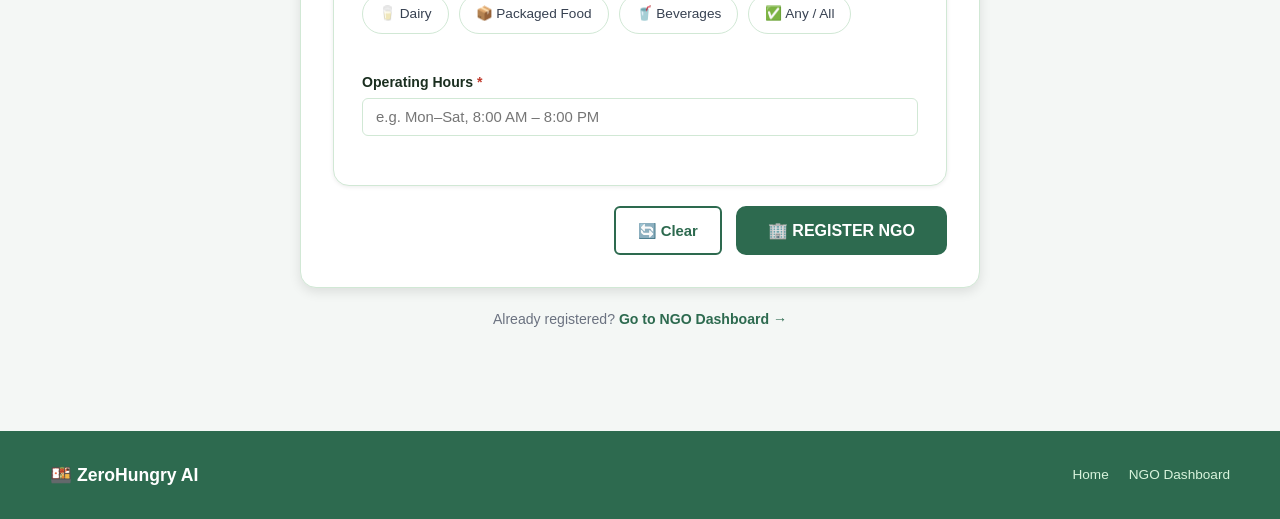
<file: ZeroHungry AI/frontend/ngo-register.html>
<!DOCTYPE html>
<html lang="en">
<head>
    <meta charset="UTF-8" />
    <meta name="viewport" content="width=device-width, initial-scale=1.0" />
    <title>NGO Registration – ZeroHungry AI</title>
    <link rel="stylesheet" href="app.css" />
</head>
<body>

    <!-- ═══════════════════ NAVBAR ═══════════════════ -->
    <header class="navbar">
        <div class="navbar-logo">🍱 ZeroHungry <span class="logo-ai">AI</span></div>
        <nav class="navbar-links">
            <a href="index.html"        class="nav-link">Home</a>
            <a href="my-donations.html" class="nav-link">My Donations</a>
            <a href="ngo-register.html" class="nav-link active">NGO Login</a>
        </nav>
    </header>

    <!-- ═══════════════════ PAGE HEADER ═══════════════════ -->
    <div class="page-hero">
        <h1>🏢 NGO Registration</h1>
        <p>Register your NGO to start receiving food donations from nearby donors.</p>
    </div>

    <main class="form-page-narrow">

        <!-- ═══════════════════ REGISTRATION FORM ═══════════════════ -->
        <div class="form-card">

            <!--
                id="ngoRegisterForm" is used by app.js to
                detect this page and attach its validation logic.
            -->
            <form id="ngoRegisterForm" novalidate>

                <!-- ── SECTION 1: NGO Identity ── -->
                <div class="form-section">
                    <h3 class="form-section-title">🏛️ NGO Identity</h3>

                    <div class="form-group">
                        <label for="ngoName">NGO Name <span class="req">*</span></label>
                        <input type="text" id="ngoName"
                               placeholder="e.g. Hunger Relief Foundation" />
                        <span class="ferr" id="err-ngoName"></span>
                    </div>

                    <div class="form-group">
                        <label for="ngoRegId">NGO Registration ID <span class="req">*</span></label>
                        <input type="text" id="ngoRegId"
                               placeholder="e.g. NGO/KA/2021/00123" />
                        <span class="ferr" id="err-ngoRegId"></span>
                    </div>
                </div>

                <!-- ── SECTION 2: Contact Details ── -->
                <div class="form-section">
                    <h3 class="form-section-title">📞 Contact Details</h3>

                    <div class="form-group">
                        <label for="contactPerson">Contact Person <span class="req">*</span></label>
                        <input type="text" id="contactPerson"
                               placeholder="Full name of primary contact" />
                        <span class="ferr" id="err-contactPerson"></span>
                    </div>

                    <div class="form-row">
                        <div class="form-group">
                            <label for="ngoPhone">Phone Number <span class="req">*</span></label>
                            <input type="tel" id="ngoPhone"
                                   placeholder="10-digit mobile" maxlength="10" />
                            <span class="ferr" id="err-ngoPhone"></span>
                        </div>
                        <div class="form-group">
                            <label for="ngoEmail">Email Address <span class="req">*</span></label>
                            <input type="email" id="ngoEmail"
                                   placeholder="e.g. contact@ngo.org" />
                            <span class="ferr" id="err-ngoEmail"></span>
                        </div>
                    </div>
                </div>

                <!-- ── SECTION 3: Address ── -->
                <div class="form-section">
                    <h3 class="form-section-title">📍 Address</h3>

                    <div class="form-group">
                        <label for="ngoAddress">Street Address <span class="req">*</span></label>
                        <input type="text" id="ngoAddress"
                               placeholder="e.g. 45, Gandhi Nagar, 2nd Cross" />
                        <span class="ferr" id="err-ngoAddress"></span>
                    </div>

                    <div class="form-row">
                        <div class="form-group">
                            <label for="ngoCity">City <span class="req">*</span></label>
                            <input type="text" id="ngoCity"
                                   placeholder="e.g. Bengaluru" />
                            <span class="ferr" id="err-ngoCity"></span>
                        </div>
                        <div class="form-group">
                            <label for="ngoPincode">Pincode <span class="req">*</span></label>
                            <input type="text" id="ngoPincode"
                                   placeholder="e.g. 560001" maxlength="6" />
                            <span class="ferr" id="err-ngoPincode"></span>
                        </div>
                    </div>
                </div>

                <!-- ── SECTION 4: Capacity & Preferences ── -->
                <div class="form-section">
                    <h3 class="form-section-title">🍽️ Capacity &amp; Preferences</h3>

                    <div class="form-group">
                        <label for="ngoCapacity">
                            Number of People You Can Serve (daily) <span class="req">*</span>
                        </label>
                        <input type="number" id="ngoCapacity"
                               placeholder="e.g. 200" min="1" />
                        <span class="ferr" id="err-ngoCapacity"></span>
                    </div>

                    <!--
                        Food Categories Accepted – checkboxes.
                        Multiple selections allowed.
                        app.js reads all checked boxes on submit.
                    -->
                    <div class="form-group">
                        <label>Food Categories Accepted <span class="req">*</span></label>
                        <div class="checkbox-group" id="foodCatsGroup">
                            <label class="checkbox-pill">
                                <input type="checkbox" name="foodCats" value="Cooked Meal" />
                                <span>🍲 Cooked Meal</span>
                            </label>
                            <label class="checkbox-pill">
                                <input type="checkbox" name="foodCats" value="Baked Goods" />
                                <span>🥐 Baked Goods</span>
                            </label>
                            <label class="checkbox-pill">
                                <input type="checkbox" name="foodCats" value="Raw Vegetables" />
                                <span>🥬 Raw Vegetables</span>
                            </label>
                            <label class="checkbox-pill">
                                <input type="checkbox" name="foodCats" value="Fruits" />
                                <span>🍎 Fruits</span>
                            </label>
                            <label class="checkbox-pill">
                                <input type="checkbox" name="foodCats" value="Dairy" />
                                <span>🥛 Dairy</span>
                            </label>
                            <label class="checkbox-pill">
                                <input type="checkbox" name="foodCats" value="Packaged Food" />
                                <span>📦 Packaged Food</span>
                            </label>
                            <label class="checkbox-pill">
                                <input type="checkbox" name="foodCats" value="Beverages" />
                                <span>🥤 Beverages</span>
                            </label>
                            <label class="checkbox-pill">
                                <input type="checkbox" name="foodCats" value="Any" />
                                <span>✅ Any / All</span>
                            </label>
                        </div>
                        <span class="ferr" id="err-foodCats"></span>
                    </div>

                    <div class="form-group">
                        <label for="operatingHours">Operating Hours <span class="req">*</span></label>
                        <input type="text" id="operatingHours"
                               placeholder="e.g. Mon–Sat, 8:00 AM – 8:00 PM" />
                        <span class="ferr" id="err-operatingHours"></span>
                    </div>
                </div>

                <!-- ── FORM ACTIONS ── -->
                <div class="form-actions">
                    <button type="button" class="btn btn-outline" id="ngoResetBtn">
                        🔄 Clear
                    </button>
                    <button type="submit" class="btn btn-primary btn-lg">
                        🏢 REGISTER NGO
                    </button>
                </div>

            </form>

            <!--
                Success message – hidden until form is submitted.
                app.js removes "hidden" and fills in the NGO name.
            -->
            <div class="reg-success hidden" id="ngoRegSuccess">
                <div class="success-icon">✅</div>
                <h2>Registration Successful!</h2>
                <p>Welcome, <strong id="successNgoName">NGO</strong>!</p>
                <p>Your NGO has been registered. You can now view available donations.</p>
                <div class="success-actions">
                    <a href="ngo-dashboard.html" class="btn btn-primary btn-lg">
                        Go to NGO Dashboard →
                    </a>
                    <a href="index.html" class="btn btn-outline">Back to Home</a>
                </div>
            </div>

        </div>
        <!-- end form-card -->

        <!-- ── Existing NGO? Login hint ── -->
        <p class="login-hint">
            Already registered?
            <a href="ngo-dashboard.html" class="link">Go to NGO Dashboard →</a>
        </p>

    </main>

    <footer class="footer">
        <div class="footer-inner">
            <span class="footer-brand">🍱 ZeroHungry AI</span>
            <div class="footer-links">
                <a href="index.html">Home</a>
                <a href="ngo-dashboard.html">NGO Dashboard</a>
            </div>
        </div>
    </footer>

    <script src="app.js"></script>
</body>
</html>
</file>
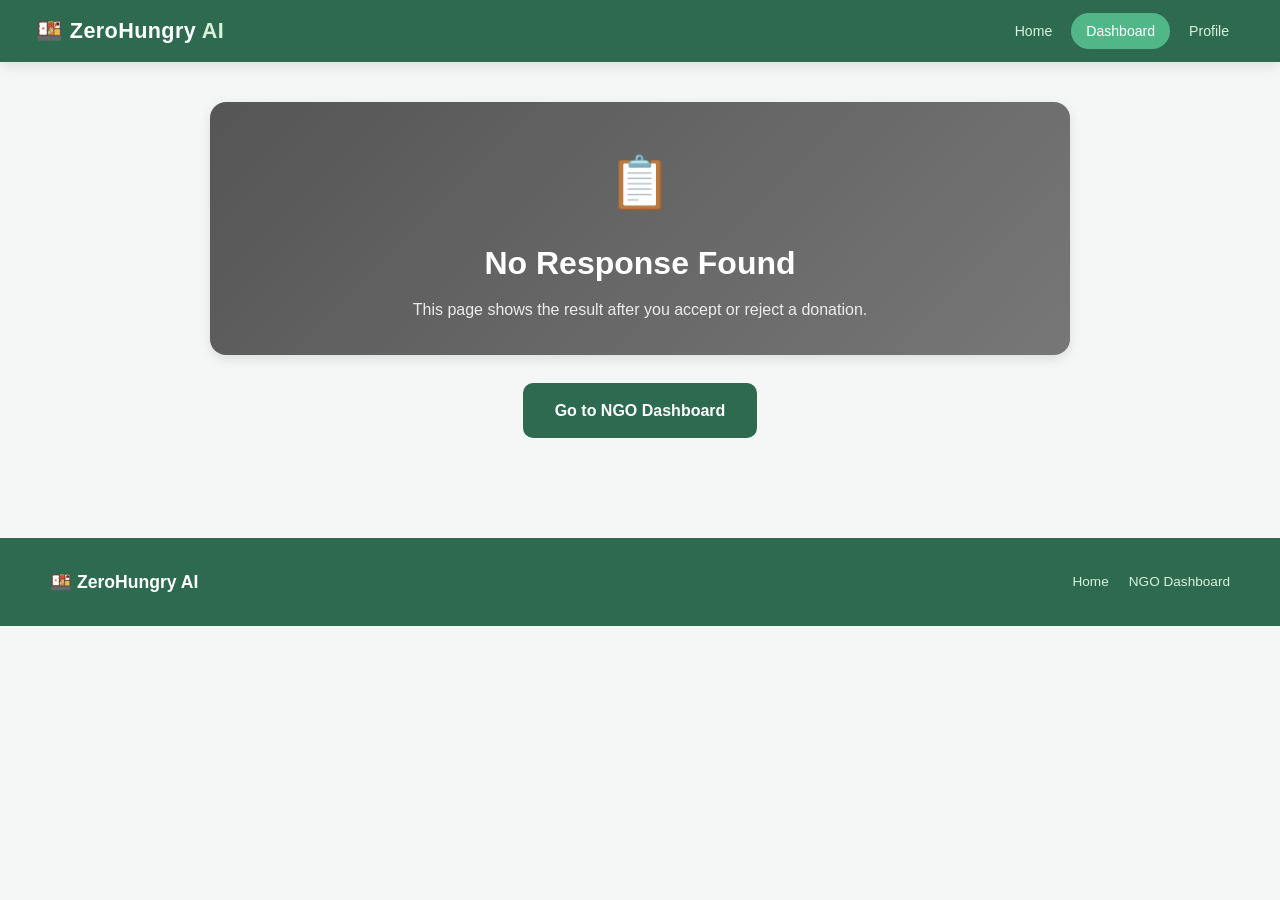
<file: ZeroHungry AI/frontend/ngo-response.html>
<!DOCTYPE html>
<html lang="en">
<head>
    <meta charset="UTF-8" />
    <meta name="viewport" content="width=device-width, initial-scale=1.0" />
    <title>NGO Response – ZeroHungry AI</title>
    <link rel="stylesheet" href="app.css" />
</head>
<body>

    <!-- ═══════════════════ NAVBAR ═══════════════════ -->
    <header class="navbar">
        <div class="navbar-logo">🍱 ZeroHungry <span class="logo-ai">AI</span></div>
        <nav class="navbar-links">
            <a href="index.html"         class="nav-link">Home</a>
            <a href="ngo-dashboard.html" class="nav-link active">Dashboard</a>
            <a href="ngo-register.html"  class="nav-link">Profile</a>
        </nav>
    </header>

    <main class="response-page">

        <!-- ═══════════════════════════════════════════════════════
             ACCEPTED STATE
             Shown when the NGO has accepted a donation.
             app.js shows/hides this block based on the response
             stored in localStorage under the key "ngoResponse".
        ════════════════════════════════════════════════════════ -->
        <div id="acceptedBlock" class="response-block hidden">

            <div class="response-banner response-banner-accepted">
                <div class="response-banner-icon">🤝</div>
                <h1>Donation Accepted!</h1>
                <p>You have successfully accepted this food donation.</p>
            </div>

            <!-- ── Pickup Instructions ── -->
            <div class="response-info-grid">

                <div class="response-info-card">
                    <h2 class="response-card-title">📦 Food Details</h2>
                    <div class="detail-grid">
                        <div class="detail-item">
                            <span class="detail-lbl">Donation ID</span>
                            <span class="detail-val" id="acc-donationId">--</span>
                        </div>
                        <div class="detail-item">
                            <span class="detail-lbl">Food Name</span>
                            <span class="detail-val" id="acc-foodName">--</span>
                        </div>
                        <div class="detail-item">
                            <span class="detail-lbl">Category</span>
                            <span class="detail-val" id="acc-category">--</span>
                        </div>
                        <div class="detail-item">
                            <span class="detail-lbl">Quantity</span>
                            <span class="detail-val" id="acc-quantity">--</span>
                        </div>
                        <div class="detail-item">
                            <span class="detail-lbl">Servings</span>
                            <span class="detail-val" id="acc-servings">--</span>
                        </div>
                        <div class="detail-item">
                            <span class="detail-lbl">Prep Type</span>
                            <span class="detail-val" id="acc-prepType">--</span>
                        </div>
                        <div class="detail-item">
                            <span class="detail-lbl">Freshness Score</span>
                            <span class="detail-val score-fresh" id="acc-score">--</span>
                        </div>
                        <div class="detail-item">
                            <span class="detail-lbl">Freshness Status</span>
                            <span class="detail-val score-fresh" id="acc-freshStatus">--</span>
                        </div>
                        <div class="detail-item">
                            <span class="detail-lbl">Expires At</span>
                            <span class="detail-val expiry-fresh" id="acc-expiry">--</span>
                        </div>
                    </div>
                </div>

                <div class="response-info-card">
                    <h2 class="response-card-title">📞 Donor Contact</h2>
                    <div class="detail-grid">
                        <div class="detail-item">
                            <span class="detail-lbl">Donor Name</span>
                            <span class="detail-val" id="acc-donorName">--</span>
                        </div>
                        <div class="detail-item">
                            <span class="detail-lbl">Phone</span>
                            <span class="detail-val" id="acc-phone">--</span>
                        </div>
                        <div class="detail-item">
                            <span class="detail-lbl">Pickup Location</span>
                            <span class="detail-val" id="acc-location">--</span>
                        </div>
                    </div>

                    <!-- Pickup instructions box -->
                    <div class="pickup-instructions">
                        <h3>🚗 Pickup Instructions</h3>
                        <ol class="pickup-steps">
                            <li>Call the donor on the number above to confirm pickup time.</li>
                            <li>Reach the pickup location within the response window.</li>
                            <li>Carry your NGO ID for verification by the donor.</li>
                            <li>Ensure food is transported in clean, covered containers.</li>
                            <li>Distribute to beneficiaries within the estimated expiry time.</li>
                        </ol>
                    </div>
                </div>

            </div>
            <!-- end response-info-grid -->

            <!-- Accepted timestamp -->
            <div class="response-timestamp">
                ✅ Accepted at: <strong id="acc-acceptedAt">--</strong>
            </div>

            <div class="response-actions">
                <a href="ngo-dashboard.html" class="btn btn-primary btn-lg">
                    ← Back to Dashboard
                </a>
                <button class="btn btn-outline" onclick="window.print()">
                    🖨️ Print Details
                </button>
            </div>

        </div>
        <!-- end #acceptedBlock -->

        <!-- ═══════════════════════════════════════════════════════
             REJECTED STATE
             Shown when the NGO has rejected a donation.
        ════════════════════════════════════════════════════════ -->
        <div id="rejectedBlock" class="response-block hidden">

            <div class="response-banner response-banner-rejected">
                <div class="response-banner-icon">✕</div>
                <h1>Donation Rejected</h1>
                <p>You have declined this food donation.</p>
            </div>

            <div class="rejected-info-card">
                <h2 class="response-card-title">📦 Rejected Donation Details</h2>
                <div class="detail-grid">
                    <div class="detail-item">
                        <span class="detail-lbl">Donation ID</span>
                        <span class="detail-val" id="rej-donationId">--</span>
                    </div>
                    <div class="detail-item">
                        <span class="detail-lbl">Food Name</span>
                        <span class="detail-val" id="rej-foodName">--</span>
                    </div>
                    <div class="detail-item">
                        <span class="detail-lbl">Rejected At</span>
                        <span class="detail-val" id="rej-rejectedAt">--</span>
                    </div>
                </div>

                <!-- Reason for rejection – optional select -->
                <div class="form-group" style="margin-top:20px;">
                    <label for="rejectionReason">Reason for Rejection (optional)</label>
                    <select id="rejectionReason" class="filter-select" style="width:100%">
                        <option value="">-- Select reason --</option>
                        <option>Already have sufficient food stock</option>
                        <option>Cannot reach the pickup location</option>
                        <option>Food category not suitable</option>
                        <option>Quantity too small</option>
                        <option>Expiry time too close</option>
                        <option>Other</option>
                    </select>
                </div>

                <div class="rejected-notice">
                    ℹ️ This donation will be made available to other nearby NGOs.
                    If no NGO accepts within the response window, the donor will be notified.
                </div>
            </div>

            <div class="response-actions">
                <a href="ngo-dashboard.html" class="btn btn-primary btn-lg">
                    ← Return to Available Donations
                </a>
            </div>

        </div>
        <!-- end #rejectedBlock -->

        <!-- ═══════════════════════════════════════════════════════
             EMPTY STATE
             Shown when this page is opened directly without any
             response data in localStorage.
        ════════════════════════════════════════════════════════ -->
        <div id="emptyResponseBlock" class="response-block">

            <div class="response-banner response-banner-neutral">
                <div class="response-banner-icon">📋</div>
                <h1>No Response Found</h1>
                <p>This page shows the result after you accept or reject a donation.</p>
            </div>

            <div class="response-actions">
                <a href="ngo-dashboard.html" class="btn btn-primary btn-lg">
                    Go to NGO Dashboard
                </a>
            </div>

        </div>
        <!-- end #emptyResponseBlock -->

    </main>

    <footer class="footer">
        <div class="footer-inner">
            <span class="footer-brand">🍱 ZeroHungry AI</span>
            <div class="footer-links">
                <a href="index.html">Home</a>
                <a href="ngo-dashboard.html">NGO Dashboard</a>
            </div>
        </div>
    </footer>

    <script src="app.js"></script>
</body>
</html>
</file>
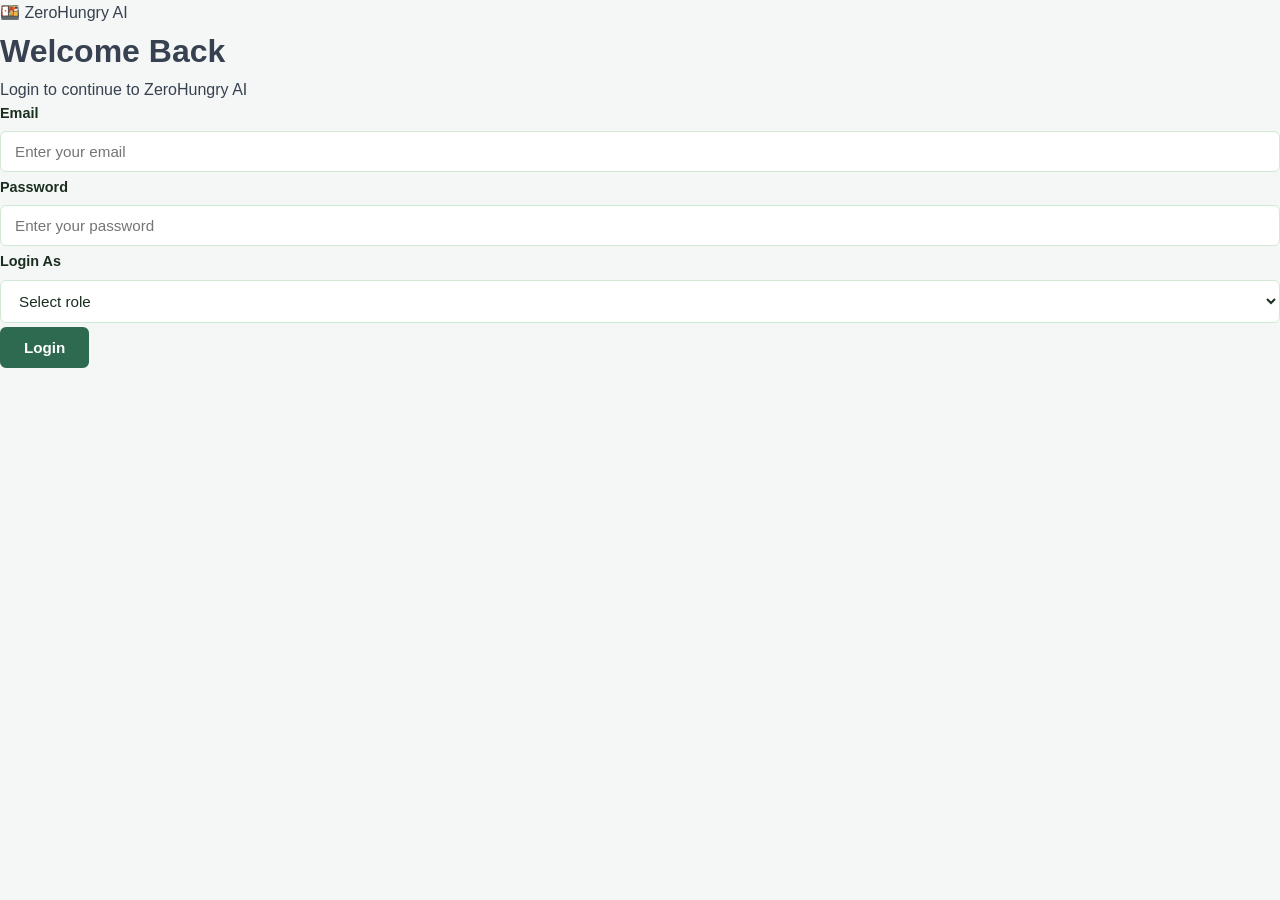
<file: ZeroHungry AI/frontend/ngo.html>
<!DOCTYPE html>
<html lang="en">
<head>
    <meta charset="UTF-8" />
    <meta name="viewport" content="width=device-width, initial-scale=1.0" />
    <title>Available Food – ZeroHungry AI</title>
    <link rel="stylesheet" href="style.css" />
</head>
<body>

    <!-- ═══════════════════════════════════════
         NAVIGATION BAR
    ═══════════════════════════════════════ -->
    <header class="navbar">
        <div class="navbar-logo">
            🍱 ZeroHungry <span class="logo-highlight">AI</span>
        </div>
        <nav class="navbar-links">
            <a href="index.html" class="nav-link">Home</a>
            <a href="donor.html" class="nav-link">Donate Food</a>
            <a href="ngo.html"   class="nav-link active">Find Food</a>
        </nav>
    </header>

    <!-- ═══════════════════════════════════════
         PAGE HEADER
    ═══════════════════════════════════════ -->
    <div class="page-header">
        <h1>🏢 Available Food Donations</h1>
        <p>Browse food available near you. Accept a donation to claim it 
           for your community.</p>
    </div>

    <!-- ═══════════════════════════════════════
         FILTER / SEARCH BAR
         Lets NGOs filter by category or location.
         Filtering logic will be added in a later step.
    ═══════════════════════════════════════ -->
    <div class="filter-bar">
        <div class="filter-group">
            <input
                type="text"
                id="dashSearch"
                class="filter-input"
                placeholder="🔍 Search by food name or location…"
            />
        </div>
        <div class="filter-group">
            <select id="dashCategory" class="filter-select">
                <option value="">All Categories</option>
                <option value="Cooked Meal">Cooked Meal</option>
                <option value="Baked Goods">Baked Goods</option>
                <option value="Raw Vegetables">Raw Vegetables</option>
                <option value="Fruits">Fruits</option>
                <option value="Dairy">Dairy</option>
                <option value="Packaged Food">Packaged Food</option>
                <option value="Beverages">Beverages</option>
                <option value="Other">Other</option>
            </select>
        </div>
        <div class="filter-group">
            <select id="dashFreshness" class="filter-select">
                <option value="">All Statuses</option>
                <option value="Fresh">Fresh ✅</option>
                <option value="Expiring Soon">Expiring Soon ⚠️</option>
            </select>
        </div>
    </div>

    <!-- ═══════════════════════════════════════
         DONATION CARDS GRID
         Each card = one food donation listing.
         In a later step these will be loaded
         dynamically from the Spring Boot API.
         For now they are hardcoded HTML so you
         can see exactly how the layout looks.
    ═══════════════════════════════════════ -->
   <main class="cards-page" id="ngoDashboard">

        <!-- ── Summary bar above the cards ── -->
        <div class="results-summary">
            <span id="resultsCount">Showing 4 donations</span>
            <span class="results-hint">Connect to backend to see live data</span>
        </div>

        <!-- ── Cards grid container ── -->
        <div class="cards-grid" id="dashCardsGrid">

        
        </div>
        <!-- end .cards-grid -->

        <!-- Shown when no cards match the filter -->
        <div class="no-results hidden" id="noResults">
            <div class="no-results-icon">🔍</div>
            <h3>No donations found</h3>
            <p>Try changing your search or filter options.</p>
        </div>

    </main>

    <!-- Toast notification – pops up after Accept / Reject -->
    <!-- JavaScript will fill the text and show/hide this -->
    <div class="toast hidden" id="toast"></div>

    <footer class="footer">
        <div class="footer-content">
            <div class="footer-brand">🍱 ZeroHungry AI</div>
            <p class="footer-copy">© 2024 ZeroHungry AI. All rights reserved.</p>
        </div>
    </footer>

    <script src="app.js"></script>
</body>
</html>
</file>
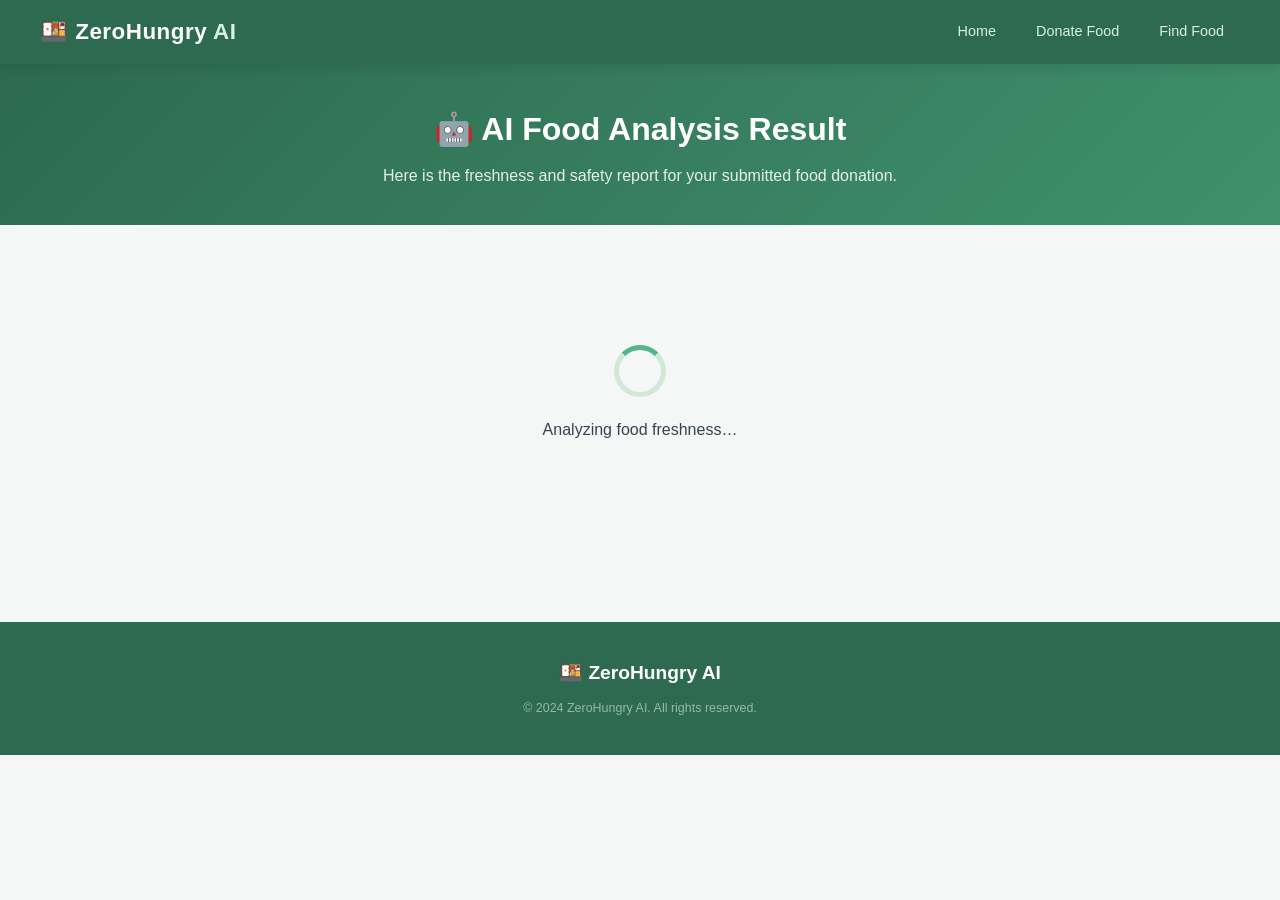
<file: ZeroHungry AI/frontend/result.html>
<!DOCTYPE html>
<html lang="en">
<head>
    <meta charset="UTF-8" />
    <meta name="viewport" content="width=device-width, initial-scale=1.0" />
    <title>Analysis Result – ZeroHungry AI</title>
    <link rel="stylesheet" href="style.css" />
</head>
<body>

    <!-- ═══════════════════════════════════════
         NAVIGATION BAR
    ═══════════════════════════════════════ -->
    <header class="navbar">
        <div class="navbar-logo">
            🍱 ZeroHungry <span class="logo-highlight">AI</span>
        </div>
        <nav class="navbar-links">
            <a href="index.html" class="nav-link">Home</a>
            <a href="donor.html" class="nav-link">Donate Food</a>
            <a href="ngo.html"   class="nav-link">Find Food</a>
        </nav>
    </header>

    <!-- ═══════════════════════════════════════
         PAGE HEADER
    ═══════════════════════════════════════ -->
    <div class="page-header">
        <h1>🤖 AI Food Analysis Result</h1>
        <p>Here is the freshness and safety report for your submitted food donation.</p>
    </div>

    <main class="result-page">

        <!-- ═══════════════════════════════════════
             LOADING STATE
             Shown while waiting for AI response.
             JavaScript hides this once result loads.
        ═══════════════════════════════════════ -->
        <div class="result-loading" id="resultLoading">
            <div class="spinner"></div>
            <p>Analyzing food freshness…</p>
        </div>

        <!-- ═══════════════════════════════════════
             RESULT CONTENT
             Hidden by default – shown by JS once
             the analysis data is ready.
        ═══════════════════════════════════════ -->
        <div class="result-content hidden" id="resultContent">

            <!-- ── TOP SUMMARY CARD ──────────────────────
                 Large visual score at the top of the page.
            ─────────────────────────────────────────── -->
            <div class="result-summary-card" id="resultSummaryCard">

                <!-- Food name passed from donor form -->
                <div class="result-food-name" id="resultFoodName">
                    Vegetable Biryani
                </div>

                <!-- Big circular score dial -->
                <div class="score-circle-container">
                    <div class="score-circle" id="scoreCircle">
                        <span class="score-number" id="scoreNumber">85</span>
                        <span class="score-label">/ 100</span>
                    </div>
                    <div class="score-title">Freshness Score</div>
                </div>

                <!-- Status badge – color changes based on score -->
                <div class="status-badge" id="statusBadge">
                    ✅ Fresh &amp; Safe to Donate
                </div>

            </div>
            <!-- end result-summary-card -->

            <!-- ── DETAIL CARDS GRID ──────────────────────
                 Four info cards showing key analysis data.
            ─────────────────────────────────────────── -->
            <div class="result-details-grid">

                <!-- Card 1: Freshness Status -->
                <div class="result-detail-card">
                    <div class="result-detail-icon">🌿</div>
                    <div class="result-detail-title">Freshness Status</div>
                    <div class="result-detail-value" id="freshnessStatus">
                        Fresh
                    </div>
                    <div class="result-detail-sub">
                        Based on prep time &amp; food type
                    </div>
                </div>

                <!-- Card 2: Estimated Expiry -->
                <div class="result-detail-card">
                    <div class="result-detail-icon">⏰</div>
                    <div class="result-detail-title">Estimated Expiry</div>
                    <div class="result-detail-value" id="estimatedExpiry">
                        Today, 8:00 PM
                    </div>
                    <div class="result-detail-sub">
                        Consume or distribute before this time
                    </div>
                </div>

                <!-- Card 3: Recommended Servings -->
                <div class="result-detail-card">
                    <div class="result-detail-icon">👥</div>
                    <div class="result-detail-title">Recommended Servings</div>
                    <div class="result-detail-value" id="recommendedServings">
                        40 people
                    </div>
                    <div class="result-detail-sub">
                        AI-estimated based on quantity
                    </div>
                </div>

                <!-- Card 4: Food Safety Level -->
                <div class="result-detail-card">
                    <div class="result-detail-icon">🛡️</div>
                    <div class="result-detail-title">Safety Level</div>
                    <div class="result-detail-value result-safe" id="safetyLevel">
                        Safe
                    </div>
                    <div class="result-detail-sub">
                        No safety concerns detected
                    </div>
                </div>

            </div>
            <!-- end result-details-grid -->

            <!-- ── FRESHNESS PROGRESS BAR ─────────────────
                 Visual bar showing the score as a percentage.
            ─────────────────────────────────────────── -->
            <div class="result-section">
                <h2 class="result-section-title">Freshness Score Breakdown</h2>
                <div class="score-progress-container">
                    <div class="score-progress-bar">
                        <!-- Width is set by JavaScript based on the score -->
                        <div class="score-progress-fill" id="scoreProgressFill"
                             style="width: 85%">
                        </div>
                    </div>
                    <div class="score-progress-labels">
                        <span>0 – Spoiled</span>
                        <span>50 – Borderline</span>
                        <span>100 – Very Fresh</span>
                    </div>
                </div>
            </div>

            <!-- ── FOOD SAFETY MESSAGE ────────────────────
                 A plain-language message for the donor / NGO.
            ─────────────────────────────────────────── -->
            <div class="result-section">
                <h2 class="result-section-title">📋 Food Safety Message</h2>
                <div class="safety-message-box" id="safetyMessageBox">
                    <p id="safetyMessage">
                        This food is fresh and safe for donation. It was prepared
                        recently and has sufficient time before expiry. Please
                        ensure it is stored in a cool, dry place during transport.
                        Distribute within the next 4 hours for best quality.
                    </p>
                </div>
            </div>

            <!-- ── AI RECOMMENDATIONS ────────────────────
                 Bullet-point tips from the AI.
            ─────────────────────────────────────────── -->
            <div class="result-section">
                <h2 class="result-section-title">💡 AI Recommendations</h2>
                <ul class="recommendations-list" id="recommendationsList">
                    <li class="recommendation-item recommendation-good">
                        ✅ Food is within safe temperature and time window.
                    </li>
                    <li class="recommendation-item recommendation-good">
                        ✅ Quantity is sufficient for the estimated servings.
                    </li>
                    <li class="recommendation-item recommendation-warn">
                        ⚠️ Distribute within 4 hours for optimal freshness.
                    </li>
                    <li class="recommendation-item recommendation-info">
                        ℹ️ Store in an airtight container at below 5°C if possible.
                    </li>
                </ul>
            </div>

            <!-- ── SUBMITTED FOOD DETAILS ────────────────
                 Summary of what the donor filled in.
            ─────────────────────────────────────────── -->
            <div class="result-section">
                <h2 class="result-section-title">📝 Submitted Details</h2>
                <div class="submitted-details-grid" id="submittedDetails">
                    <div class="submitted-detail-item">
                        <span class="submitted-label">Donor</span>
                        <span class="submitted-value" id="detailDonor">Raj's Restaurant</span>
                    </div>
                    <div class="submitted-detail-item">
                        <span class="submitted-label">Food Name</span>
                        <span class="submitted-value" id="detailFoodName">Vegetable Biryani</span>
                    </div>
                    <div class="submitted-detail-item">
                        <span class="submitted-label">Category</span>
                        <span class="submitted-value" id="detailCategory">Cooked Meal</span>
                    </div>
                    <div class="submitted-detail-item">
                        <span class="submitted-label">Quantity</span>
                        <span class="submitted-value" id="detailQuantity">8 kg</span>
                    </div>
                    <div class="submitted-detail-item">
                        <span class="submitted-label">Prep Type</span>
                        <span class="submitted-value" id="detailPrepType">Cooked</span>
                    </div>
                    <div class="submitted-detail-item">
                        <span class="submitted-label">Location</span>
                        <span class="submitted-value" id="detailLocation">Koramangala, Bengaluru</span>
                    </div>
                    <div class="submitted-detail-item">
                        <span class="submitted-label">Prepared At</span>
                        <span class="submitted-value" id="detailPrepTime">Today, 12:00 PM</span>
                    </div>
                    <div class="submitted-detail-item">
                        <span class="submitted-label">Contact</span>
                        <span class="submitted-value" id="detailContact">98765 43210</span>
                    </div>
                </div>
            </div>

            <!-- ── ACTION BUTTONS ────────────────────────
                 Next steps the donor can take.
            ─────────────────────────────────────────── -->
            <div class="result-actions">
                <a href="ngo.html" class="btn btn-primary btn-large">
                    📢 Publish Donation for NGOs
                </a>
                <a href="donor.html" class="btn btn-outline btn-large">
                    ➕ Donate Another Item
                </a>
                <button class="btn btn-ghost" onclick="window.print()">
                    🖨️ Print Report
                </button>
            </div>

        </div>
        <!-- end result-content -->

    </main>

    <footer class="footer">
        <div class="footer-content">
            <div class="footer-brand">🍱 ZeroHungry AI</div>
            <p class="footer-copy">© 2024 ZeroHungry AI. All rights reserved.</p>
        </div>
    </footer>

    <script src="script.js"></script>
</body>
</html>
</file>
<file: ZeroHungry AI/frontend/app.css>
/* ═══════════════════════════════════════════════════════════════════
   ZeroHungry AI  —  app.css
   Single stylesheet for all 6 HTML pages.

   TABLE OF CONTENTS
   ─────────────────
    1.  CSS Variables
    2.  Reset & Base
    3.  Navbar
    4.  Page Hero (banner below navbar)
    5.  Buttons
    6.  Forms  (inputs, selects, labels, errors)
    7.  Radio Pills & Checkbox Pills
    8.  File Upload Area
    9.  index.html  — Verify Layout
   10.  index.html  — Result Panel
   11.  donation-status.html  — Status Page
   12.  donation-status.html  — Timeline
   13.  donation-status.html  — Countdown Timer
   14.  ngo-register.html  — Registration Success
   15.  ngo-dashboard.html  — Dashboard Stats
   16.  ngo-dashboard.html / ngo.html  — Donation Cards
   17.  ngo-dashboard.html  — Match Score Badge
   18.  ngo-dashboard.html  — Card Freshness Bar & Timer
   19.  ngo-response.html  — Response Blocks
   20.  my-donations.html  — Donations Table
   21.  my-donations.html  — Status Pills & Tags
   22.  my-donations.html  — Status Legend
   23.  Shared: Filter Bar
   24.  Shared: Detail Grid
   25.  Shared: Toast Notification
   26.  Shared: No-Results / Empty State
   27.  Footer
   28.  Utility Classes
   29.  Responsive  (≤ 900 px  and  ≤ 600 px)
════════════════════════════════════════════════════════════════════ */


/* ──────────────────────────────────────────────────────────────────
   1. CSS VARIABLES
   Change a color here and it updates everywhere on the site.
────────────────────────────────────────────────────────────────── */
:root {
    /* Brand greens */
    --g-dark:    #2d6a4f;
    --g-mid:     #40916c;
    --g-light:   #52b788;
    --g-pale:    #d8f3dc;
    --g-xpale:   #f0faf2;

    /* Status colors */
    --c-fresh:   #2d6a4f;
    --c-moderate:#d4830a;
    --c-danger:  #c0392b;
    --c-success: #27ae60;
    --c-info:    #2980b9;
    --c-warning: #f4c430;

    /* Neutrals */
    --white:     #ffffff;
    --bg:        #f4f7f5;
    --txt-dark:  #1a2e1f;
    --txt-body:  #374151;
    --txt-muted: #6b7280;
    --border:    #d1e8d5;
    --border-lt: #e8f5e9;

    /* Shadows */
    --sh-sm: 0 1px 4px rgba(0,0,0,.08);
    --sh-md: 0 4px 12px rgba(0,0,0,.10);
    --sh-lg: 0 8px 24px rgba(0,0,0,.13);

    /* Radii */
    --r-sm:   6px;
    --r-md:   10px;
    --r-lg:   16px;
    --r-full: 9999px;

    --transition: all 0.2s ease;
}


/* ──────────────────────────────────────────────────────────────────
   2. RESET & BASE
────────────────────────────────────────────────────────────────── */
*, *::before, *::after { margin:0; padding:0; box-sizing:border-box; }

html { scroll-behavior: smooth; }

body {
    font-family: 'Segoe UI', Tahoma, Geneva, Verdana, sans-serif;
    background: var(--bg);
    color: var(--txt-body);
    line-height: 1.6;
    font-size: 16px;
}

img  { max-width:100%; display:block; }
ul   { list-style:none; }
a    { text-decoration:none; color:inherit; }


/* ──────────────────────────────────────────────────────────────────
   3. NAVBAR
────────────────────────────────────────────────────────────────── */
.navbar {
    display: flex;
    align-items: center;
    justify-content: space-between;
    background: var(--g-dark);
    padding: 0 36px;
    height: 62px;
    position: sticky;
    top: 0;
    z-index: 1000;
    box-shadow: var(--sh-md);
}

.navbar-logo {
    font-size: 1.35rem;
    font-weight: 700;
    color: var(--white);
    letter-spacing: .4px;
    white-space: nowrap;
}
.logo-ai { color: var(--g-pale); }

.navbar-links {
    display: flex;
    gap: 4px;
    align-items: center;
}

.nav-link {
    color: var(--g-pale);
    font-size: .88rem;
    font-weight: 500;
    padding: 7px 15px;
    border-radius: var(--r-full);
    transition: var(--transition);
}
.nav-link:hover { background: rgba(255,255,255,.15); color: var(--white); }
.nav-link.active { background: var(--g-light); color: var(--white); }

.navbar-ngo-name {
    font-size: .82rem;
    color: var(--g-pale);
    white-space: nowrap;
}

/* Hamburger — shown only on mobile */
.nav-mobile-toggle {
    display: none;
    background: none;
    border: none;
    color: var(--white);
    font-size: 1.5rem;
    cursor: pointer;
}


/* ──────────────────────────────────────────────────────────────────
   4. PAGE HERO
────────────────────────────────────────────────────────────────── */
.page-hero {
    background: linear-gradient(135deg, var(--g-dark), var(--g-mid));
    color: var(--white);
    padding: 36px 40px 32px;
    text-align: center;
}
.page-hero h1 { font-size: 1.9rem; font-weight: 800; margin-bottom: 8px; }
.page-hero p  { font-size: .97rem; opacity: .88; max-width: 560px; margin: 0 auto; }


/* ──────────────────────────────────────────────────────────────────
   5. BUTTONS
────────────────────────────────────────────────────────────────── */
.btn {
    display: inline-flex;
    align-items: center;
    justify-content: center;
    gap: 7px;
    padding: 10px 22px;
    border-radius: var(--r-sm);
    font-size: .93rem;
    font-weight: 600;
    cursor: pointer;
    border: 2px solid transparent;
    transition: var(--transition);
    white-space: nowrap;
    text-decoration: none;
}
.btn-lg   { padding: 13px 30px; font-size: 1rem; border-radius: var(--r-md); }
.btn-sm   { padding: 5px 12px;  font-size: .8rem; }
.btn-full { width: 100%; }
.mt8      { margin-top: 8px; }

.btn-primary { background: var(--g-dark); color: var(--white); border-color: var(--g-dark); }
.btn-primary:hover { background: var(--g-mid); border-color: var(--g-mid); transform: translateY(-1px); box-shadow: var(--sh-md); }

.btn-outline { background: transparent; color: var(--g-dark); border-color: var(--g-dark); }
.btn-outline:hover { background: var(--g-xpale); transform: translateY(-1px); }

.btn-success { background: var(--c-success); color: var(--white); border-color: var(--c-success); }
.btn-success:hover { background: #219a52; transform: translateY(-1px); }

.btn-danger  { background: var(--c-danger);  color: var(--white); border-color: var(--c-danger); }
.btn-danger:hover  { background: #a93226; transform: translateY(-1px); }

.btn-card { padding: 8px 14px; font-size: .83rem; flex: 1; }

.btn:disabled { opacity: .5; cursor: not-allowed; transform: none !important; }


/* ──────────────────────────────────────────────────────────────────
   6. FORMS
────────────────────────────────────────────────────────────────── */
/* Card wrapper used on register/narrow pages */
.form-card {
    background: var(--white);
    border: 1px solid var(--border);
    border-radius: var(--r-lg);
    padding: 32px;
    box-shadow: var(--sh-md);
}

/* A visually grouped block within a form */
.form-section {
    background: var(--white);
    border: 1px solid var(--border);
    border-radius: var(--r-lg);
    padding: 28px;
    margin-bottom: 20px;
    box-shadow: var(--sh-sm);
}

.form-section-title {
    display: flex;
    align-items: center;
    gap: 9px;
    font-size: 1.05rem;
    font-weight: 700;
    color: var(--g-dark);
    margin-bottom: 20px;
    padding-bottom: 10px;
    border-bottom: 2px solid var(--g-pale);
}

/* Label + input stacked vertically */
.form-group {
    display: flex;
    flex-direction: column;
    gap: 5px;
    margin-bottom: 16px;
}
.form-group:last-child { margin-bottom: 0; }

.form-group label {
    font-size: .88rem;
    font-weight: 600;
    color: var(--txt-dark);
}

/* Two form-groups side by side */
.form-row {
    display: grid;
    grid-template-columns: 1fr 1fr;
    gap: 18px;
    margin-bottom: 16px;
}

/* All text inputs and selects */
.form-group input,
.form-group select,
.filter-input,
.filter-select {
    padding: 10px 13px;
    border: 1.5px solid var(--border);
    border-radius: var(--r-sm);
    font-size: .93rem;
    color: var(--txt-dark);
    background: var(--white);
    transition: border-color .2s;
    outline: none;
    width: 100%;
}
.form-group input:focus,
.form-group select:focus { border-color: var(--g-light); box-shadow: 0 0 0 3px rgba(82,183,136,.15); }

/* Red border on invalid fields */
.form-group input.input-error,
.form-group select.input-error { border-color: var(--c-danger); }

/* Red error text below a field */
.ferr { font-size: .78rem; color: var(--c-danger); min-height: 16px; }

/* Required asterisk */
.req { color: var(--c-danger); }

/* Small gray hint next to label */
.label-hint { font-size: .76rem; font-weight: 400; color: var(--txt-muted); }

/* Hint paragraph below date fields */
.hint {
    font-size: .8rem;
    color: var(--txt-muted);
    background: #fff8e1;
    border-left: 3px solid var(--c-warning);
    padding: 8px 12px;
    border-radius: var(--r-sm);
    margin-top: 8px;
}

/* Submit + reset row */
.form-actions {
    display: flex;
    justify-content: flex-end;
    gap: 14px;
    margin-top: 8px;
    flex-wrap: wrap;
}

/* Narrow form pages (register, etc.) */
.form-page-narrow {
    max-width: 720px;
    margin: 36px auto;
    padding: 0 20px 60px;
}

/* Login hint below the form */
.login-hint {
    text-align: center;
    margin-top: 20px;
    font-size: .88rem;
    color: var(--txt-muted);
}
.link { color: var(--g-dark); font-weight: 600; }
.link:hover { text-decoration: underline; }


/* ──────────────────────────────────────────────────────────────────
   7. RADIO PILLS & CHECKBOX PILLS
────────────────────────────────────────────────────────────────── */
.radio-group,
.checkbox-group {
    display: flex;
    flex-wrap: wrap;
    gap: 10px;
    margin-top: 4px;
}

/* Hide the native circle / checkbox */
.radio-pill  input[type="radio"],
.checkbox-pill input[type="checkbox"] { display: none; }

/* The visible styled pill */
.radio-pill  span,
.checkbox-pill span {
    display: inline-block;
    padding: 8px 16px;
    border: 1.5px solid var(--border);
    border-radius: var(--r-full);
    font-size: .85rem;
    font-weight: 500;
    color: var(--txt-body);
    cursor: pointer;
    transition: var(--transition);
    user-select: none;
}
.radio-pill  span:hover,
.checkbox-pill span:hover { border-color: var(--g-light); background: var(--g-xpale); }

/* Filled pill when selected */
.radio-pill  input[type="radio"]:checked   + span,
.checkbox-pill input[type="checkbox"]:checked + span {
    background: var(--g-dark);
    border-color: var(--g-dark);
    color: var(--white);
}


/* ──────────────────────────────────────────────────────────────────
   8. FILE UPLOAD AREA
────────────────────────────────────────────────────────────────── */
.file-drop {
    position: relative;
    border: 2px dashed var(--border);
    border-radius: var(--r-md);
    background: var(--g-xpale);
    padding: 28px;
    text-align: center;
    cursor: pointer;
    transition: var(--transition);
}
.file-drop:hover { border-color: var(--g-light); background: var(--g-pale); }

.file-input {
    position: absolute;
    inset: 0;
    opacity: 0;
    cursor: pointer;
    width: 100%;
    height: 100%;
    z-index: 2;
}

.file-drop-label {
    display: flex;
    flex-direction: column;
    align-items: center;
    gap: 6px;
    pointer-events: none;
}
.file-drop-icon { font-size: 2.2rem; }
#fileNameDisplay { font-size: .9rem; color: var(--txt-body); font-weight: 500; }
.file-hint { font-size: .75rem; color: var(--txt-muted); }

.img-preview-wrap {
    margin-top: 14px;
    display: flex;
    flex-direction: column;
    align-items: center;
    gap: 8px;
}
.img-preview {
    max-height: 180px;
    border-radius: var(--r-md);
    border: 2px solid var(--border);
    box-shadow: var(--sh-sm);
}
.remove-img-btn {
    background: none;
    border: 1px solid var(--c-danger);
    color: var(--c-danger);
    padding: 3px 10px;
    border-radius: var(--r-full);
    font-size: .78rem;
    cursor: pointer;
    transition: var(--transition);
}
.remove-img-btn:hover { background: #fde8e8; }


/* ──────────────────────────────────────────────────────────────────
   9. INDEX — VERIFY LAYOUT  (two-column)
────────────────────────────────────────────────────────────────── */
.verify-layout {
    display: grid;
    grid-template-columns: minmax(340px, 560px) 1fr;
    gap: 28px;
    max-width: 1180px;
    margin: 32px auto;
    padding: 0 22px 60px;
    align-items: start;
}

/* Left column: form */
.verify-form-card { min-width: 0; }

.form-section-header { margin-bottom: 18px; }
.form-section-header h2 { font-size: 1.25rem; font-weight: 700; color: var(--txt-dark); }
.form-section-header p  { font-size: .85rem; color: var(--txt-muted); margin-top: 4px; }


/* ──────────────────────────────────────────────────────────────────
   10. INDEX — RESULT PANEL  (right column)
────────────────────────────────────────────────────────────────── */
.result-panel {
    position: sticky;
    top: 74px;
    background: var(--white);
    border: 1px solid var(--border);
    border-radius: var(--r-lg);
    padding: 26px;
    box-shadow: var(--sh-md);
    min-width: 0;
}

/* Loading spinner */
.result-loading {
    text-align: center;
    padding: 50px 20px;
}
.spinner {
    width: 48px;
    height: 48px;
    border: 5px solid var(--border);
    border-top-color: var(--g-light);
    border-radius: 50%;
    animation: spin .85s linear infinite;
    margin: 0 auto 16px;
}
@keyframes spin { to { transform: rotate(360deg); } }
.result-loading p { color: var(--txt-muted); font-style: italic; }

/* Demo badge – always visible when result is shown */
.demo-badge {
    background: #fff3cd;
    border: 1px solid #ffc107;
    color: #856404;
    font-size: .76rem;
    font-weight: 700;
    padding: 6px 12px;
    border-radius: var(--r-sm);
    margin-bottom: 16px;
    text-align: center;
}

.result-heading {
    font-size: 1.15rem;
    font-weight: 700;
    color: var(--g-dark);
    margin-bottom: 18px;
    padding-bottom: 10px;
    border-bottom: 2px solid var(--g-pale);
}

/* Score circle */
.score-block { text-align: center; margin-bottom: 14px; }

.score-circle {
    display: inline-flex;
    flex-direction: column;
    align-items: center;
    justify-content: center;
    width: 108px;
    height: 108px;
    border-radius: 50%;
    background: linear-gradient(135deg, var(--g-dark), var(--g-mid));
    border: 4px solid var(--g-pale);
    margin-bottom: 8px;
    transition: border-color .4s;
}
.score-num   { font-size: 2.1rem; font-weight: 800; color: var(--white); line-height: 1; }
.score-denom { font-size: .75rem; color: rgba(255,255,255,.75); }
.score-lbl   { font-size: .75rem; color: var(--txt-muted); text-transform: uppercase; letter-spacing: .7px; }

/* Freshness status badge */
.freshness-badge {
    text-align: center;
    padding: 9px 16px;
    border-radius: var(--r-full);
    font-size: .88rem;
    font-weight: 700;
    margin-bottom: 18px;
    background: var(--g-pale);
    color: var(--g-dark);
    transition: background .3s, color .3s;
}
.freshness-badge.badge-moderate { background: #fff3cd; color: #856404; }
.freshness-badge.badge-danger   { background: #fde8e8; color: var(--c-danger); }

/* Metric rows */
.result-metrics { display: flex; flex-direction: column; gap: 9px; margin-bottom: 18px; }
.metric-row {
    display: flex;
    align-items: center;
    gap: 10px;
    background: var(--g-xpale);
    padding: 9px 13px;
    border-radius: var(--r-sm);
    font-size: .86rem;
}
.metric-icon { font-size: 1rem; flex-shrink: 0; }
.metric-lbl  { color: var(--txt-muted); flex: 1; }
.metric-val  { font-weight: 700; color: var(--txt-dark); }

/* Progress bar */
.progress-track {
    height: 12px;
    background: var(--border-lt, #e8f5e9);
    border-radius: var(--r-full);
    overflow: hidden;
    margin-bottom: 6px;
}
.progress-fill {
    height: 100%;
    border-radius: var(--r-full);
    background: linear-gradient(90deg, var(--g-mid), var(--g-light));
    transition: width 1s ease, background .5s;
}
.progress-labels {
    display: flex;
    justify-content: space-between;
    font-size: .72rem;
    color: var(--txt-muted);
    margin-bottom: 18px;
}

/* Safety message */
.safety-msg-box {
    background: var(--g-xpale);
    border-left: 4px solid var(--g-light);
    border-radius: var(--r-sm);
    padding: 13px 16px;
    font-size: .88rem;
    line-height: 1.65;
    color: var(--txt-body);
    margin-bottom: 18px;
    transition: border-left-color .3s;
}

/* Demo note at very bottom of result */
.demo-note {
    margin-top: 14px;
    font-size: .74rem;
    color: var(--txt-muted);
    text-align: center;
    font-style: italic;
}


/* ──────────────────────────────────────────────────────────────────
   11. DONATION-STATUS PAGE
────────────────────────────────────────────────────────────────── */
.status-page {
    max-width: 820px;
    margin: 36px auto;
    padding: 0 20px 60px;
}

/* Top summary card */
.status-summary-card {
    display: flex;
    justify-content: space-between;
    align-items: center;
    gap: 20px;
    background: var(--white);
    border: 1px solid var(--border);
    border-radius: var(--r-lg);
    padding: 28px;
    margin-bottom: 24px;
    box-shadow: var(--sh-md);
    flex-wrap: wrap;
}

.status-donation-id { font-size: .83rem; color: var(--txt-muted); margin-bottom: 4px; }
.status-food-name   { font-size: 1.5rem; font-weight: 800; color: var(--txt-dark); margin-bottom: 10px; }
.status-meta-row    { display: flex; gap: 18px; flex-wrap: wrap; font-size: .85rem; color: var(--txt-muted); }

.status-summary-right { text-align: center; flex-shrink: 0; }

/* Mini score circle */
.mini-score-circle {
    display: inline-flex;
    flex-direction: column;
    align-items: center;
    justify-content: center;
    width: 80px;
    height: 80px;
    border-radius: 50%;
    background: linear-gradient(135deg, var(--g-dark), var(--g-mid));
    border: 3px solid var(--g-pale);
    margin-bottom: 6px;
}
.mini-score-num { font-size: 1.6rem; font-weight: 800; color: var(--white); line-height: 1; }
.mini-score-lbl { font-size: .65rem; color: rgba(255,255,255,.75); }
.mini-score-label { font-size: .72rem; color: var(--txt-muted); margin-bottom: 10px; }

/* Current status badge on summary card */
.status-badge {
    display: inline-block;
    padding: 8px 16px;
    border-radius: var(--r-full);
    font-size: .82rem;
    font-weight: 700;
}
.status-waiting  { background: #fff3cd; color: #856404; }
.status-accepted { background: var(--g-pale); color: var(--g-dark); }
.status-rejected { background: #fde8e8; color: var(--c-danger); }
.status-complete { background: #e8f5e9; color: #1e7e34; }

/* General section heading used on status/dashboard pages */
.section-heading {
    font-size: 1.1rem;
    font-weight: 700;
    color: var(--txt-dark);
    margin-bottom: 16px;
}

/* Section header row with count on the right */
.section-header-row {
    display: flex;
    justify-content: space-between;
    align-items: center;
    margin-bottom: 16px;
    flex-wrap: wrap;
    gap: 8px;
}
.results-count { font-size: .83rem; color: var(--txt-muted); }

/* Status action buttons row */
.status-actions {
    display: flex;
    gap: 14px;
    margin-top: 28px;
    flex-wrap: wrap;
}

/* Expired notice */
.expired-notice {
    margin-top: 20px;
    background: #fde8e8;
    border-left: 4px solid var(--c-danger);
    border-radius: var(--r-sm);
    padding: 14px 18px;
    font-size: .88rem;
    color: var(--c-danger);
}


/* ──────────────────────────────────────────────────────────────────
   12. TIMELINE
────────────────────────────────────────────────────────────────── */
.timeline-section {
    background: var(--white);
    border: 1px solid var(--border);
    border-radius: var(--r-lg);
    padding: 28px;
    margin-bottom: 24px;
    box-shadow: var(--sh-sm);
}

.timeline { display: flex; flex-direction: column; }

/* Each step row */
.timeline-step {
    display: flex;
    align-items: flex-start;
    gap: 16px;
    padding: 10px 0;
}

/* The icon circle */
.timeline-icon {
    width: 44px;
    height: 44px;
    border-radius: 50%;
    display: flex;
    align-items: center;
    justify-content: center;
    font-size: 1.15rem;
    flex-shrink: 0;
    border: 2px solid var(--border);
    background: var(--bg);
}

.timeline-step-done  .timeline-icon { background: var(--g-pale);  border-color: var(--g-light); }
.timeline-step-active .timeline-icon { background: var(--g-dark);  border-color: var(--g-dark); color: var(--white); box-shadow: 0 0 0 4px rgba(82,183,136,.25); }
.timeline-step-pending .timeline-icon { background: var(--bg); border-color: var(--border); opacity: .55; }

.timeline-body { padding-top: 4px; }
.timeline-title { font-size: .95rem; font-weight: 700; color: var(--txt-dark); }
.timeline-step-pending .timeline-title { color: var(--txt-muted); }
.timeline-sub   { font-size: .8rem; color: var(--txt-muted); }
.timeline-time  { font-size: .75rem; color: var(--g-mid); margin-top: 2px; }

/* Vertical connector line between steps */
.timeline-connector {
    width: 2px;
    height: 24px;
    background: var(--border);
    margin-left: 21px;   /* aligns with center of 44px icon */
}
.timeline-connector-done   { background: var(--g-light); }
.timeline-connector-active { background: linear-gradient(var(--g-light), var(--border)); }


/* ──────────────────────────────────────────────────────────────────
   13. COUNTDOWN TIMER
────────────────────────────────────────────────────────────────── */
.countdown-card {
    background: linear-gradient(135deg, var(--g-dark), var(--g-mid));
    border-radius: var(--r-lg);
    padding: 28px;
    margin-bottom: 24px;
    text-align: center;
    color: var(--white);
    box-shadow: var(--sh-lg);
}
.countdown-header {
    display: flex;
    align-items: center;
    justify-content: center;
    gap: 10px;
    font-size: .88rem;
    font-weight: 600;
    opacity: .88;
    margin-bottom: 12px;
}
.countdown-icon  { font-size: 1.3rem; }
.countdown-title { text-transform: uppercase; letter-spacing: 1px; }

/* The big MM:SS display */
.countdown-timer {
    font-size: 3.8rem;
    font-weight: 900;
    letter-spacing: 2px;
    line-height: 1;
    margin-bottom: 8px;
    font-variant-numeric: tabular-nums; /* prevents layout shift as digits change */
}

.countdown-sub {
    font-size: .82rem;
    opacity: .8;
    margin-bottom: 18px;
}

/* Progress bar under the timer */
.countdown-bar-track {
    height: 8px;
    background: rgba(255,255,255,.25);
    border-radius: var(--r-full);
    overflow: hidden;
}
.countdown-bar-fill {
    height: 100%;
    background: var(--white);
    border-radius: var(--r-full);
    width: 100%;             /* starts full; JS decreases it */
    transition: width 1s linear;
}

/* Color goes red when < 2 minutes */
.countdown-card.urgent             { background: linear-gradient(135deg, #a93226, var(--c-danger)); }
.countdown-card.urgent .countdown-timer { animation: pulse .8s ease-in-out infinite alternate; }
@keyframes pulse { from { opacity:1; } to { opacity:.6; } }


/* ──────────────────────────────────────────────────────────────────
   14. NGO REGISTER — SUCCESS MESSAGE
────────────────────────────────────────────────────────────────── */
.reg-success {
    text-align: center;
    padding: 40px 20px;
}
.success-icon { font-size: 3.5rem; margin-bottom: 16px; }
.reg-success h2 { font-size: 1.6rem; font-weight: 700; color: var(--g-dark); margin-bottom: 10px; }
.reg-success p  { color: var(--txt-muted); margin-bottom: 6px; }
.success-actions { display: flex; gap: 14px; justify-content: center; flex-wrap: wrap; margin-top: 24px; }


/* ──────────────────────────────────────────────────────────────────
   15. DASHBOARD STATS ROW
────────────────────────────────────────────────────────────────── */
.dash-stats-row {
    display: grid;
    grid-template-columns: repeat(4, 1fr);
    gap: 16px;
    margin-bottom: 24px;
    max-width: 1180px;
    margin-left: auto;
    margin-right: auto;
    padding: 0 22px;
}

.dash-stat-card {
    background: var(--white);
    border: 1px solid var(--border);
    border-radius: var(--r-lg);
    padding: 20px;
    text-align: center;
    box-shadow: var(--sh-sm);
    transition: var(--transition);
}
.dash-stat-card:hover { transform: translateY(-2px); box-shadow: var(--sh-md); }

.dash-stat-icon { font-size: 1.8rem; margin-bottom: 8px; }
.dash-stat-num  { font-size: 2rem; font-weight: 800; color: var(--txt-dark); line-height: 1; }
.dash-stat-lbl  { font-size: .78rem; color: var(--txt-muted); margin-top: 4px; }


/* ──────────────────────────────────────────────────────────────────
   16. DONATION CARDS  (ngo-dashboard + ngo.html)
────────────────────────────────────────────────────────────────── */
.dashboard-page,
.cards-page {
    max-width: 1180px;
    margin: 0 auto;
    padding: 24px 22px 60px;
}

.cards-grid {
    display: grid;
    grid-template-columns: repeat(auto-fill, minmax(270px, 1fr));
    gap: 22px;
}

.donation-card {
    background: var(--white);
    border: 1px solid var(--border);
    border-radius: var(--r-lg);
    padding: 22px;
    position: relative;
    box-shadow: var(--sh-sm);
    transition: var(--transition);
    display: flex;
    flex-direction: column;
    gap: 12px;
}
.donation-card:hover { transform: translateY(-3px); box-shadow: var(--sh-md); }

/* Freshness ribbon */
.card-ribbon {
    position: absolute;
    top: 12px;
    right: 12px;
    font-size: .72rem;
    font-weight: 700;
    padding: 3px 10px;
    border-radius: var(--r-full);
}
.ribbon-fresh    { background: var(--g-pale);  color: var(--g-dark); }
.ribbon-moderate { background: #fff3cd;        color: #856404; }
.ribbon-danger   { background: #fde8e8;        color: var(--c-danger); }

/* Card header: food name + category badge */
.card-header-area { padding-right: 90px; }
.card-food-name   { font-size: 1.02rem; font-weight: 700; color: var(--txt-dark); margin-bottom: 5px; }
.card-cat-badge   {
    display: inline-block;
    background: var(--g-xpale);
    color: var(--g-dark);
    font-size: .73rem;
    font-weight: 600;
    padding: 2px 9px;
    border-radius: var(--r-full);
    border: 1px solid var(--border);
}

/* Detail rows inside a card */
.card-detail-row { display: flex; align-items: center; gap: 7px; font-size: .83rem; }
.cd-icon { font-size: .95rem; width: 18px; text-align: center; flex-shrink: 0; }
.cd-lbl  { color: var(--txt-muted); width: 72px; flex-shrink: 0; }
.cd-val  { color: var(--txt-dark);  font-weight: 500; }

/* Score/status color helpers used in card detail rows */
.score-fresh    { color: var(--c-fresh); }
.score-moderate { color: var(--c-moderate); }
.score-danger   { color: var(--c-danger); }
.expiry-fresh   { color: var(--c-fresh); }
.expiry-warning { color: var(--c-moderate); font-weight: 700; }

/* Donor row at bottom of card */
.card-donor-row {
    display: flex;
    align-items: center;
    justify-content: space-between;
    font-size: .78rem;
    color: var(--txt-muted);
    border-top: 1px solid var(--border-lt);
    padding-top: 8px;
    flex-wrap: wrap;
    gap: 6px;
}
.card-phone { font-weight: 500; }

/* Accept / Reject buttons */
.card-actions { display: flex; gap: 8px; margin-top: 2px; }


/* ──────────────────────────────────────────────────────────────────
   17. MATCH SCORE BADGE
────────────────────────────────────────────────────────────────── */
/*
   Match Score is a PROTOTYPE based on:
     - Food category match with NGO preferences
     - Distance estimate
     - NGO capacity vs. donation servings
     - Time remaining before expiry
   It is NOT a quality ranking of NGOs.
*/
.match-score-badge {
    position: absolute;
    top: 12px;
    left: 12px;
    display: flex;
    flex-direction: column;
    align-items: center;
    background: var(--g-dark);
    color: var(--white);
    border-radius: var(--r-md);
    padding: 5px 10px;
    font-size: .72rem;
    box-shadow: var(--sh-sm);
    min-width: 54px;
}
.match-label { font-size: .62rem; opacity: .8; text-transform: uppercase; letter-spacing: .5px; }
.match-value { font-size: 1rem; font-weight: 800; line-height: 1.1; }


/* ──────────────────────────────────────────────────────────────────
   18. CARD FRESHNESS BAR & TIMER CHIP
────────────────────────────────────────────────────────────────── */
.card-freshness-bar {
    display: flex;
    align-items: center;
    gap: 8px;
    font-size: .76rem;
}
.cfb-label { color: var(--txt-muted); white-space: nowrap; flex-shrink: 0; }
.cfb-track {
    flex: 1;
    height: 7px;
    background: var(--border-lt, #e8f5e9);
    border-radius: var(--r-full);
    overflow: hidden;
}
.cfb-fill    { height: 100%; border-radius: var(--r-full); transition: width .5s; }
.cfb-fresh   { background: var(--g-light); }
.cfb-moderate{ background: #f4a12a; }
.cfb-danger  { background: var(--c-danger); }
.cfb-pct     { font-weight: 700; color: var(--txt-dark); min-width: 32px; text-align: right; }

/* Timer chip below freshness bar */
.card-timer-chip {
    font-size: .78rem;
    color: var(--txt-muted);
    background: #fff3cd;
    border-radius: var(--r-full);
    padding: 4px 11px;
    display: inline-block;
    align-self: flex-start;
}
.card-timer { font-weight: 700; color: #856404; }


/* ──────────────────────────────────────────────────────────────────
   19. NGO-RESPONSE PAGE
────────────────────────────────────────────────────────────────── */
.response-page {
    max-width: 900px;
    margin: 40px auto;
    padding: 0 20px 60px;
}

.response-block { /* wrapper for one of the three states */ }

/* Banner at the top of the response block */
.response-banner {
    text-align: center;
    border-radius: var(--r-lg);
    padding: 40px 24px 32px;
    margin-bottom: 28px;
    box-shadow: var(--sh-md);
}
.response-banner-accepted { background: linear-gradient(135deg, var(--g-dark), var(--g-mid)); color: var(--white); }
.response-banner-rejected { background: linear-gradient(135deg, #a93226, #c0392b);           color: var(--white); }
.response-banner-neutral  { background: linear-gradient(135deg, #555, #777);                 color: var(--white); }

.response-banner-icon { font-size: 3.2rem; margin-bottom: 14px; }
.response-banner h1   { font-size: 2rem; font-weight: 800; margin-bottom: 8px; }
.response-banner p    { opacity: .88; }

/* Two-column grid for accepted info cards */
.response-info-grid {
    display: grid;
    grid-template-columns: 1fr 1fr;
    gap: 22px;
    margin-bottom: 22px;
}

.response-info-card,
.rejected-info-card {
    background: var(--white);
    border: 1px solid var(--border);
    border-radius: var(--r-lg);
    padding: 24px;
    box-shadow: var(--sh-sm);
}

.response-card-title {
    font-size: 1rem;
    font-weight: 700;
    color: var(--g-dark);
    margin-bottom: 16px;
    padding-bottom: 8px;
    border-bottom: 2px solid var(--g-pale);
}

/* Pickup instructions box */
.pickup-instructions {
    margin-top: 20px;
    background: #eafaf1;
    border-left: 4px solid var(--g-light);
    border-radius: var(--r-sm);
    padding: 16px 18px;
}
.pickup-instructions h3 { font-size: .92rem; font-weight: 700; color: var(--g-dark); margin-bottom: 10px; }
.pickup-steps li { font-size: .85rem; padding: 5px 0 5px 4px; color: var(--txt-body); counter-increment: step; }
.pickup-steps    { padding-left: 16px; list-style: decimal; }

.response-timestamp {
    font-size: .85rem;
    color: var(--txt-muted);
    margin-bottom: 22px;
    text-align: center;
}

.response-actions {
    display: flex;
    gap: 14px;
    justify-content: center;
    flex-wrap: wrap;
    margin-top: 10px;
}

/* Rejected-specific */
.rejected-notice {
    margin-top: 16px;
    background: #fff3cd;
    border-left: 3px solid var(--c-warning);
    border-radius: var(--r-sm);
    padding: 12px 16px;
    font-size: .83rem;
    color: #6d5500;
}


/* ──────────────────────────────────────────────────────────────────
   20. MY-DONATIONS TABLE
────────────────────────────────────────────────────────────────── */
.my-donations-page {
    max-width: 1180px;
    margin: 32px auto;
    padding: 0 22px 60px;
}

.table-wrapper {
    background: var(--white);
    border: 1px solid var(--border);
    border-radius: var(--r-lg);
    overflow-x: auto;         /* horizontal scroll on small screens */
    box-shadow: var(--sh-sm);
    margin-bottom: 28px;
}

.donations-table {
    width: 100%;
    border-collapse: collapse;
    font-size: .88rem;
}

.donations-table th {
    background: var(--g-dark);
    color: var(--white);
    padding: 13px 16px;
    text-align: left;
    font-size: .78rem;
    text-transform: uppercase;
    letter-spacing: .6px;
    white-space: nowrap;
}
.donations-table th:first-child { border-radius: var(--r-sm) 0 0 0; }
.donations-table th:last-child  { border-radius: 0 var(--r-sm) 0 0; }

.donations-table td {
    padding: 12px 16px;
    border-bottom: 1px solid var(--border-lt);
    color: var(--txt-body);
    vertical-align: middle;
}

.donations-table tr:last-child td { border-bottom: none; }

/* Alternate row shading */
.donations-table tbody tr:nth-child(even) { background: var(--g-xpale); }
.donations-table tbody tr:hover { background: var(--g-pale); }

/* Donation ID chip */
.donation-id-chip {
    background: var(--g-xpale);
    color: var(--g-dark);
    font-size: .76rem;
    font-weight: 700;
    padding: 3px 9px;
    border-radius: var(--r-full);
    border: 1px solid var(--border);
    white-space: nowrap;
}

.food-name-cell { font-weight: 600; color: var(--txt-dark); }
.date-cell      { font-size: .8rem; color: var(--txt-muted); white-space: nowrap; }

/* Score chip in table */
.score-chip {
    display: inline-block;
    width: 36px;
    height: 36px;
    border-radius: 50%;
    font-weight: 800;
    font-size: .88rem;
    line-height: 36px;
    text-align: center;
    color: var(--white);
}
.score-chip-fresh    { background: var(--g-mid); }
.score-chip-moderate { background: var(--c-moderate); }
.score-chip-danger   { background: var(--c-danger); }

/* Freshness tags */
.freshness-tag {
    font-size: .75rem;
    font-weight: 700;
    padding: 3px 9px;
    border-radius: var(--r-full);
}
.fresh-tag    { background: var(--g-pale);  color: var(--g-dark); }
.moderate-tag { background: #fff3cd;        color: #856404; }
.expired-tag  { background: #fde8e8;        color: var(--c-danger); }

/* NGO response tags */
.ngo-response-tag { font-size: .78rem; color: var(--txt-muted); }
.ngo-accepted     { color: var(--g-dark); font-weight: 600; }
.ngo-rejected     { color: var(--c-danger); font-weight: 600; }
.ngo-pending      { color: var(--c-moderate); }


/* ──────────────────────────────────────────────────────────────────
   21. STATUS PILLS  (used in table and status page)
────────────────────────────────────────────────────────────────── */
.status-pill {
    display: inline-block;
    padding: 4px 10px;
    border-radius: var(--r-full);
    font-size: .72rem;
    font-weight: 700;
    white-space: nowrap;
}

.pill-analyzing  { background: #e3f2fd; color: #1565c0; }
.pill-verified   { background: var(--g-xpale); color: var(--g-dark); }
.pill-waiting    { background: #fff3cd; color: #856404; }
.pill-accepted   { background: #e8f5e9; color: #2e7d32; }
.pill-rejected   { background: #fde8e8; color: var(--c-danger); }
.pill-pickup     { background: #e8eaf6; color: #3949ab; }
.pill-completed  { background: var(--g-pale); color: var(--g-dark); }
.pill-expired    { background: #fafafa; color: var(--txt-muted); border: 1px solid var(--border); }


/* ──────────────────────────────────────────────────────────────────
   22. STATUS LEGEND
────────────────────────────────────────────────────────────────── */
.status-legend {
    background: var(--white);
    border: 1px solid var(--border);
    border-radius: var(--r-lg);
    padding: 24px;
    margin-bottom: 28px;
    box-shadow: var(--sh-sm);
}
.legend-title { font-size: 1rem; font-weight: 700; color: var(--txt-dark); margin-bottom: 16px; }
.legend-grid  { display: grid; grid-template-columns: repeat(auto-fill, minmax(240px, 1fr)); gap: 12px; }
.legend-item  { display: flex; align-items: center; gap: 10px; }
.legend-desc  { font-size: .8rem; color: var(--txt-muted); }

.my-donations-cta { text-align: center; margin-top: 8px; }


/* ──────────────────────────────────────────────────────────────────
   23. SHARED: FILTER BAR
────────────────────────────────────────────────────────────────── */
.filter-bar {
    display: flex;
    gap: 14px;
    padding: 16px 22px;
    background: var(--white);
    border-bottom: 1px solid var(--border);
    flex-wrap: wrap;
    max-width: 1180px;
    margin: 0 auto 24px;
}

.filter-input,
.filter-select {
    flex: 1;
    min-width: 160px;
    padding: 9px 13px;
    border: 1.5px solid var(--border);
    border-radius: var(--r-sm);
    font-size: .88rem;
    color: var(--txt-dark);
    background: var(--bg);
    outline: none;
    transition: border-color .2s;
}
.filter-input:focus,
.filter-select:focus { border-color: var(--g-light); box-shadow: 0 0 0 3px rgba(82,183,136,.12); }


/* ──────────────────────────────────────────────────────────────────
   24. SHARED: DETAIL GRID  (used on status + response pages)
────────────────────────────────────────────────────────────────── */
.detail-card {
    background: var(--white);
    border: 1px solid var(--border);
    border-radius: var(--r-lg);
    padding: 28px;
    margin-bottom: 24px;
    box-shadow: var(--sh-sm);
}

.detail-grid {
    display: grid;
    grid-template-columns: repeat(2, 1fr);
    border: 1px solid var(--border);
    border-radius: var(--r-md);
    overflow: hidden;
}
.detail-item {
    display: flex;
    justify-content: space-between;
    padding: 12px 16px;
    border-bottom: 1px solid var(--border-lt);
    font-size: .88rem;
}
.detail-item:nth-last-child(-n+2) { border-bottom: none; }
.detail-item:nth-child(odd)       { background: var(--g-xpale); }
.detail-lbl { color: var(--txt-muted); font-weight: 500; }
.detail-val { font-weight: 600; color: var(--txt-dark); text-align: right; }


/* ──────────────────────────────────────────────────────────────────
   25. SHARED: TOAST NOTIFICATION
────────────────────────────────────────────────────────────────── */
.toast {
    position: fixed;
    bottom: 26px;
    left: 50%;
    transform: translateX(-50%);
    background: var(--g-dark);
    color: var(--white);
    padding: 13px 26px;
    border-radius: var(--r-full);
    font-size: .92rem;
    font-weight: 600;
    box-shadow: var(--sh-lg);
    z-index: 9999;
    white-space: nowrap;
    transition: opacity .3s;
}
.toast-danger { background: var(--c-danger); }


/* ──────────────────────────────────────────────────────────────────
   26. SHARED: NO-RESULTS & EMPTY STATE
────────────────────────────────────────────────────────────────── */
.no-results {
    text-align: center;
    padding: 56px 20px;
}
.no-results-icon { font-size: 2.8rem; margin-bottom: 14px; }
.no-results h3   { font-size: 1.2rem; color: var(--txt-dark); margin-bottom: 8px; }
.no-results p    { color: var(--txt-muted); font-size: .9rem; }

.empty-state {
    text-align: center;
    padding: 60px 20px;
    background: var(--white);
    border: 1px dashed var(--border);
    border-radius: var(--r-lg);
    margin-bottom: 24px;
}
.empty-state-icon { font-size: 3rem; margin-bottom: 16px; }
.empty-state h3   { font-size: 1.3rem; color: var(--txt-dark); margin-bottom: 8px; }
.empty-state p    { color: var(--txt-muted); margin-bottom: 20px; }


/* ──────────────────────────────────────────────────────────────────
   27. FOOTER
────────────────────────────────────────────────────────────────── */
.footer {
    background: var(--g-dark);
    color: var(--g-pale);
    padding: 30px 40px;
    margin-top: 40px;
}
.footer-inner {
    max-width: 1180px;
    margin: 0 auto;
    display: flex;
    align-items: center;
    justify-content: space-between;
    flex-wrap: wrap;
    gap: 14px;
    font-size: .85rem;
}
.footer-brand { font-size: 1.1rem; font-weight: 700; color: var(--white); }
.footer-links { display: flex; gap: 20px; }
.footer-links a { color: var(--g-pale); transition: color .2s; }
.footer-links a:hover { color: var(--white); }


/* ──────────────────────────────────────────────────────────────────
   28. UTILITY CLASSES
────────────────────────────────────────────────────────────────── */
.hidden  { display: none !important; }

/* Screen-reader only (accessible hiding) */
.sr-only {
    position: absolute; width: 1px; height: 1px;
    padding: 0; margin: -1px; overflow: hidden;
    clip: rect(0,0,0,0); white-space: nowrap; border-width: 0;
}


/* ──────────────────────────────────────────────────────────────────
   29. RESPONSIVE
────────────────────────────────────────────────────────────────── */

/* ── Tablet (≤ 900px) ── */
@media (max-width: 900px) {

    /* Navbar: stack vertically */
    .navbar { flex-wrap: wrap; height: auto; padding: 12px 18px; gap: 8px; }
    .nav-mobile-toggle { display: block; }
    .navbar-links { display: none; width: 100%; flex-direction: column; gap: 4px; }
    .navbar-links.open { display: flex; }
    .nav-link { padding: 10px 14px; width: 100%; }

    /* Two-column verify layout → single column */
    .verify-layout { grid-template-columns: 1fr; }
    .result-panel  { position: static; }

    /* Response info grid → single column */
    .response-info-grid { grid-template-columns: 1fr; }

    /* Dashboard stats → 2×2 */
    .dash-stats-row { grid-template-columns: repeat(2, 1fr); padding: 0 18px; }

    /* Detail grid → single column */
    .detail-grid { grid-template-columns: 1fr; }
    .detail-item:nth-last-child(-n+2) { border-bottom: 1px solid var(--border-lt); }
    .detail-item:last-child { border-bottom: none; }
}

/* ── Mobile (≤ 600px) ── */
@media (max-width: 600px) {

    .page-hero h1  { font-size: 1.55rem; }
    .page-hero     { padding: 28px 20px; }

    /* Form rows → single column */
    .form-row { grid-template-columns: 1fr; }

    /* Form actions → full width stack */
    .form-actions { flex-direction: column; }
    .form-actions .btn { width: 100%; }

    /* Status summary card → stack */
    .status-summary-card { flex-direction: column; align-items: flex-start; }

    /* Cards grid → 1 column */
    .cards-grid { grid-template-columns: 1fr; }

    /* Stats → 2 column on phone */
    .dash-stats-row { grid-template-columns: repeat(2, 1fr); }

    /* Countdown timer font */
    .countdown-timer { font-size: 2.8rem; }

    /* Table: allow horizontal scroll */
    .table-wrapper { font-size: .8rem; }

    /* Toast: full width */
    .toast { width: 90%; text-align: center; white-space: normal; }

    /* Footer: stack */
    .footer-inner { flex-direction: column; text-align: center; }

    /* Legend grid: 1 col */
    .legend-grid { grid-template-columns: 1fr; }
}
</file>
<file: ZeroHungry AI/frontend/style.css>
/* ═══════════════════════════════════════════════════════════════════
   ZeroHungry AI – Main Stylesheet
   
   TABLE OF CONTENTS
   ─────────────────
   1.  CSS Variables (brand colors, sizes)
   2.  Reset & Base styles
   3.  Navigation Bar
   4.  Page Header (shared banner below navbar)
   5.  Buttons
   6.  Hero Section  (index.html)
   7.  How It Works  (index.html)
   8.  Stats Section  (index.html)
   9.  CTA Banner  (index.html)
   10. Donor Form Page  (donor.html)
   11. File Upload  (donor.html)
   12. NGO Cards Page  (ngo.html)
   13. Donation Card  (ngo.html)
   14. Freshness Bar  (ngo.html)
   15. Filter Bar  (ngo.html)
   16. Toast Notification  (ngo.html)
   17. Result Page  (result.html)
   18. Footer
   19. Utility classes
   20. Responsive / Mobile
═══════════════════════════════════════════════════════════════════ */


/* ─────────────────────────────────────────────────────────────────
   1. CSS VARIABLES
   Define all colors and common values here.
   To change the brand color, just edit --green-dark below.
───────────────────────────────────────────────────────────────── */
:root {
    /* Brand greens */
    --green-dark:    #2d6a4f;
    --green-mid:     #40916c;
    --green-light:   #52b788;
    --green-pale:    #d8f3dc;
    --green-xpale:   #f0faf2;

    /* Status colors */
    --color-fresh:   #2d6a4f;
    --color-warning: #d4830a;
    --color-danger:  #c0392b;
    --color-info:    #2980b9;
    --color-success: #27ae60;

    /* Neutrals */
    --white:         #ffffff;
    --bg-page:       #f4f7f5;
    --text-dark:     #1a2e1f;
    --text-body:     #374151;
    --text-muted:    #6b7280;
    --border:        #d1e8d5;
    --border-light:  #e8f5e9;

    /* Shadows */
    --shadow-sm:     0 1px 4px rgba(0,0,0,0.08);
    --shadow-md:     0 4px 12px rgba(0,0,0,0.10);
    --shadow-lg:     0 8px 24px rgba(0,0,0,0.12);

    /* Radii */
    --radius-sm:     6px;
    --radius-md:     10px;
    --radius-lg:     16px;
    --radius-full:   9999px;

    /* Transitions */
    --transition:    all 0.2s ease;
}


/* ─────────────────────────────────────────────────────────────────
   2. RESET & BASE
   Remove default browser styles and set sensible defaults.
───────────────────────────────────────────────────────────────── */
*, *::before, *::after {
    margin: 0;
    padding: 0;
    /* border and padding are included in element width (easier math) */
    box-sizing: border-box;
}

html {
    /* Smooth scrolling when clicking anchor links like #donate */
    scroll-behavior: smooth;
}

body {
    font-family: 'Segoe UI', Tahoma, Geneva, Verdana, sans-serif;
    background-color: var(--bg-page);
    color: var(--text-body);
    line-height: 1.6;
    font-size: 16px;
}

/* Make images never overflow their container */
img {
    max-width: 100%;
    display: block;
}

/* Remove bullet points and padding from all lists */
ul, ol {
    list-style: none;
    padding: 0;
}

/* Links: no underline by default */
a {
    text-decoration: none;
    color: inherit;
}


/* ─────────────────────────────────────────────────────────────────
   3. NAVIGATION BAR
───────────────────────────────────────────────────────────────── */
.navbar {
    display: flex;
    align-items: center;
    justify-content: space-between;
    background-color: var(--green-dark);
    padding: 0 40px;
    height: 64px;
    position: sticky;       /* stays fixed at top while scrolling */
    top: 0;
    z-index: 1000;
    box-shadow: var(--shadow-md);
}

.navbar-logo {
    font-size: 1.4rem;
    font-weight: 700;
    color: var(--white);
    letter-spacing: 0.5px;
}

/* The "AI" text in the logo gets a lighter accent color */
.logo-highlight {
    color: var(--green-pale);
}

.navbar-links {
    display: flex;
    gap: 8px;
}

.nav-link {
    color: var(--green-pale);
    font-size: 0.9rem;
    font-weight: 500;
    padding: 8px 16px;
    border-radius: var(--radius-full);
    transition: var(--transition);
}

.nav-link:hover {
    background-color: rgba(255,255,255,0.15);
    color: var(--white);
}

/* The current page's link gets a filled background */
.nav-link.active {
    background-color: var(--green-light);
    color: var(--white);
}


/* ─────────────────────────────────────────────────────────────────
   4. PAGE HEADER
   The banner just below the navbar on donor/ngo/result pages.
───────────────────────────────────────────────────────────────── */
.page-header {
    background: linear-gradient(135deg, var(--green-dark), var(--green-mid));
    color: var(--white);
    padding: 40px 40px 36px;
    text-align: center;
}

.page-header h1 {
    font-size: 2rem;
    font-weight: 700;
    margin-bottom: 8px;
}

.page-header p {
    font-size: 1rem;
    opacity: 0.88;
    max-width: 600px;
    margin: 0 auto;
}


/* ─────────────────────────────────────────────────────────────────
   5. BUTTONS
   All button styles in one place.
───────────────────────────────────────────────────────────────── */

/* Base button – shared by all variants */
.btn {
    display: inline-flex;
    align-items: center;
    justify-content: center;
    gap: 8px;
    padding: 10px 22px;
    border-radius: var(--radius-sm);
    font-size: 0.95rem;
    font-weight: 600;
    cursor: pointer;
    border: 2px solid transparent;
    transition: var(--transition);
    white-space: nowrap;
    text-decoration: none;
}

/* Large variant – used for hero and CTA buttons */
.btn-large {
    padding: 14px 32px;
    font-size: 1.05rem;
    border-radius: var(--radius-md);
}

/* Primary – solid green */
.btn-primary {
    background-color: var(--green-dark);
    color: var(--white);
    border-color: var(--green-dark);
}
.btn-primary:hover {
    background-color: var(--green-mid);
    border-color: var(--green-mid);
    transform: translateY(-1px);
    box-shadow: var(--shadow-md);
}

/* Outline – white background with green border */
.btn-outline {
    background-color: transparent;
    color: var(--green-dark);
    border-color: var(--green-dark);
}
.btn-outline:hover {
    background-color: var(--green-xpale);
    transform: translateY(-1px);
}

/* White – used on dark backgrounds */
.btn-white {
    background-color: var(--white);
    color: var(--green-dark);
    border-color: var(--white);
}
.btn-white:hover {
    background-color: var(--green-pale);
    transform: translateY(-1px);
}

/* Ghost – minimal, text-like button */
.btn-ghost {
    background-color: transparent;
    color: var(--text-muted);
    border-color: var(--border);
}
.btn-ghost:hover {
    background-color: var(--border-light);
    color: var(--text-dark);
}

/* Success (green) – Accept button on NGO cards */
.btn-success {
    background-color: var(--color-success);
    color: var(--white);
    border-color: var(--color-success);
}
.btn-success:hover {
    background-color: #219a52;
    transform: translateY(-1px);
}

/* Danger (red) – Reject button on NGO cards */
.btn-danger {
    background-color: var(--color-danger);
    color: var(--white);
    border-color: var(--color-danger);
}
.btn-danger:hover {
    background-color: #a93226;
    transform: translateY(-1px);
}

/* Small card button */
.btn-card {
    padding: 8px 16px;
    font-size: 0.85rem;
    flex: 1;  /* both buttons share equal width inside card-actions */
}

/* Disabled state */
.btn:disabled {
    opacity: 0.5;
    cursor: not-allowed;
    transform: none;
}


/* ─────────────────────────────────────────────────────────────────
   6. HERO SECTION  (index.html)
───────────────────────────────────────────────────────────────── */
.hero {
    display: flex;
    align-items: center;
    justify-content: space-between;
    gap: 40px;
    padding: 80px 60px;
    background: linear-gradient(135deg, var(--green-dark) 0%, var(--green-mid) 60%, var(--green-light) 100%);
    color: var(--white);
    min-height: 480px;
    overflow: hidden;
}

.hero-content {
    max-width: 580px;
}

/* Small pill label above the main heading */
.hero-badge {
    display: inline-block;
    background-color: rgba(255,255,255,0.2);
    color: var(--white);
    font-size: 0.85rem;
    font-weight: 600;
    padding: 6px 14px;
    border-radius: var(--radius-full);
    margin-bottom: 20px;
    backdrop-filter: blur(4px);
}

.hero-title {
    font-size: 3rem;
    font-weight: 800;
    line-height: 1.15;
    margin-bottom: 20px;
    letter-spacing: -0.5px;
}

.hero-subtitle {
    font-size: 1.1rem;
    line-height: 1.7;
    opacity: 0.9;
    margin-bottom: 36px;
    max-width: 480px;
}

.hero-buttons {
    display: flex;
    gap: 16px;
    flex-wrap: wrap;
}

/* Illustration – the large emoji circle on the right */
.hero-illustration {
    flex-shrink: 0;
}

.illustration-circle {
    width: 260px;
    height: 260px;
    border-radius: 50%;
    background-color: rgba(255,255,255,0.15);
    display: flex;
    align-items: center;
    justify-content: center;
    backdrop-filter: blur(8px);
    border: 3px solid rgba(255,255,255,0.25);
    box-shadow: var(--shadow-lg);
}

.illustration-emoji {
    font-size: 100px;
    line-height: 1;
}


/* ─────────────────────────────────────────────────────────────────
   7. HOW IT WORKS  (index.html)
───────────────────────────────────────────────────────────────── */
.how-it-works {
    padding: 70px 40px;
    text-align: center;
    background-color: var(--white);
}

.section-title {
    font-size: 2rem;
    font-weight: 700;
    color: var(--text-dark);
    margin-bottom: 8px;
}

.section-subtitle {
    color: var(--text-muted);
    font-size: 1rem;
    margin-bottom: 50px;
}

/* 3-column grid for the step cards */
.steps-grid {
    display: grid;
    grid-template-columns: repeat(3, 1fr);
    gap: 28px;
    max-width: 900px;
    margin: 0 auto;
}

.step-card {
    background-color: var(--green-xpale);
    border: 1px solid var(--border);
    border-radius: var(--radius-lg);
    padding: 36px 28px;
    transition: var(--transition);
}

.step-card:hover {
    transform: translateY(-4px);
    box-shadow: var(--shadow-md);
}

.step-icon {
    font-size: 2.8rem;
    margin-bottom: 14px;
}

.step-number {
    font-size: 0.78rem;
    font-weight: 700;
    text-transform: uppercase;
    letter-spacing: 1.5px;
    color: var(--green-light);
    margin-bottom: 10px;
}

.step-card h3 {
    font-size: 1.15rem;
    font-weight: 700;
    color: var(--text-dark);
    margin-bottom: 10px;
}

.step-card p {
    font-size: 0.92rem;
    color: var(--text-muted);
    line-height: 1.65;
}


/* ─────────────────────────────────────────────────────────────────
   8. STATS SECTION  (index.html)
───────────────────────────────────────────────────────────────── */
.stats-section {
    background: linear-gradient(135deg, var(--green-dark), var(--green-mid));
    padding: 60px 40px;
}

.stats-grid {
    display: grid;
    grid-template-columns: repeat(4, 1fr);
    gap: 20px;
    max-width: 900px;
    margin: 0 auto;
    text-align: center;
}

.stat-item {
    color: var(--white);
}

.stat-number {
    font-size: 2.4rem;
    font-weight: 800;
    line-height: 1.1;
    margin-bottom: 6px;
}

.stat-label {
    font-size: 0.9rem;
    opacity: 0.85;
}


/* ─────────────────────────────────────────────────────────────────
   9. CTA BANNER  (index.html)
───────────────────────────────────────────────────────────────── */
.cta-banner {
    background-color: var(--green-xpale);
    border-top: 3px solid var(--green-pale);
    padding: 60px 40px;
    text-align: center;
}

.cta-banner h2 {
    font-size: 1.8rem;
    font-weight: 700;
    color: var(--text-dark);
    margin-bottom: 10px;
}

.cta-banner p {
    color: var(--text-muted);
    margin-bottom: 28px;
    font-size: 1rem;
}


/* ─────────────────────────────────────────────────────────────────
   10. DONOR FORM PAGE  (donor.html)
───────────────────────────────────────────────────────────────── */
.form-page {
    max-width: 820px;
    margin: 40px auto;
    padding: 0 20px 60px;
}

/* A visual section divider within the form */
.form-section {
    background-color: var(--white);
    border: 1px solid var(--border);
    border-radius: var(--radius-lg);
    padding: 32px;
    margin-bottom: 24px;
    box-shadow: var(--shadow-sm);
}

.form-section-title {
    display: flex;
    align-items: center;
    gap: 10px;
    font-size: 1.15rem;
    font-weight: 700;
    color: var(--green-dark);
    margin-bottom: 24px;
    padding-bottom: 12px;
    border-bottom: 2px solid var(--green-pale);
}

.form-section-icon {
    font-size: 1.3rem;
}

/* A single label + input pair */
.form-group {
    display: flex;
    flex-direction: column;
    gap: 6px;
    margin-bottom: 4px;
}

.form-group label {
    font-size: 0.9rem;
    font-weight: 600;
    color: var(--text-dark);
}

/* Red asterisk next to required field labels */
.required {
    color: var(--color-danger);
}

/* Small gray hint next to a label */
.label-hint {
    font-size: 0.8rem;
    font-weight: 400;
    color: var(--text-muted);
}

/* Two form groups side by side */
.form-row {
    display: grid;
    grid-template-columns: 1fr 1fr;
    gap: 20px;
    margin-bottom: 4px;
}

/* All text inputs and selects */
.form-group input,
.form-group select {
    padding: 11px 14px;
    border: 1.5px solid var(--border);
    border-radius: var(--radius-sm);
    font-size: 0.95rem;
    color: var(--text-dark);
    background-color: var(--white);
    transition: border-color 0.2s;
    outline: none;
    width: 100%;
}

/* Blue-green border glow when the user clicks into a field */
.form-group input:focus,
.form-group select:focus {
    border-color: var(--green-light);
    box-shadow: 0 0 0 3px rgba(82, 183, 136, 0.15);
}

/* Red border when a field has a validation error */
.form-group input.input-error,
.form-group select.input-error {
    border-color: var(--color-danger);
}

/* The small red error text below a field */
.field-error {
    font-size: 0.8rem;
    color: var(--color-danger);
    min-height: 18px;   /* reserves space so layout doesn't jump */
}

/* Gray hint text below the date fields */
.form-hint {
    font-size: 0.83rem;
    color: var(--text-muted);
    background-color: #fff8e1;
    border-left: 3px solid #f4c430;
    padding: 10px 14px;
    border-radius: var(--radius-sm);
    margin-top: 8px;
}

/* Radio button group – lay options horizontally */
.radio-group {
    display: flex;
    flex-wrap: wrap;
    gap: 12px;
    margin-top: 6px;
}

/* Hide the default browser radio circle */
.radio-option input[type="radio"] {
    display: none;
}

/* Styled "pill" that acts as the visible radio button */
.radio-box {
    display: inline-block;
    padding: 9px 18px;
    border: 1.5px solid var(--border);
    border-radius: var(--radius-full);
    font-size: 0.88rem;
    font-weight: 500;
    color: var(--text-body);
    cursor: pointer;
    transition: var(--transition);
    user-select: none;
}

.radio-box:hover {
    border-color: var(--green-light);
    background-color: var(--green-xpale);
}

/* When the radio is checked, fill the pill with brand color */
.radio-option input[type="radio"]:checked + .radio-box {
    background-color: var(--green-dark);
    border-color: var(--green-dark);
    color: var(--white);
}

/* Form bottom: clear + submit buttons */
.form-actions {
    display: flex;
    justify-content: flex-end;
    gap: 16px;
    margin-top: 8px;
    flex-wrap: wrap;
}

/* Success / error message below the form */
.form-message {
    margin-top: 20px;
    padding: 16px 20px;
    border-radius: var(--radius-md);
    font-size: 0.95rem;
    font-weight: 500;
    line-height: 1.6;
}

.form-message.success {
    background-color: var(--green-pale);
    color: var(--green-dark);
    border: 1.5px solid var(--green-light);
}

.form-message.error {
    background-color: #fde8e8;
    color: var(--color-danger);
    border: 1.5px solid #f5b7b1;
}


/* ─────────────────────────────────────────────────────────────────
   11. FILE UPLOAD  (donor.html)
───────────────────────────────────────────────────────────────── */
.file-upload-area {
    position: relative;         /* needed to position the hidden <input> on top */
    border: 2px dashed var(--border);
    border-radius: var(--radius-md);
    background-color: var(--green-xpale);
    padding: 32px;
    text-align: center;
    cursor: pointer;
    transition: var(--transition);
}

.file-upload-area:hover {
    border-color: var(--green-light);
    background-color: var(--green-pale);
}

/* The actual <input type="file"> is invisible but covers the whole area */
.file-input {
    position: absolute;
    inset: 0;           /* shorthand for top/right/bottom/left: 0 */
    opacity: 0;
    cursor: pointer;
    width: 100%;
    height: 100%;
    z-index: 2;
}

.file-upload-label {
    display: flex;
    flex-direction: column;
    align-items: center;
    gap: 8px;
    pointer-events: none;   /* clicks pass through to the hidden input */
}

.file-icon {
    font-size: 2.4rem;
}

#fileNameDisplay {
    font-size: 0.95rem;
    color: var(--text-body);
    font-weight: 500;
}

.file-hint {
    font-size: 0.8rem;
    color: var(--text-muted);
}

/* Preview of the chosen image */
.image-preview-container {
    margin-top: 16px;
    display: flex;
    flex-direction: column;
    align-items: center;
    gap: 10px;
}

.image-preview {
    max-height: 200px;
    border-radius: var(--radius-md);
    border: 2px solid var(--border);
    box-shadow: var(--shadow-sm);
}

.remove-image-btn {
    background: none;
    border: 1px solid var(--color-danger);
    color: var(--color-danger);
    padding: 4px 12px;
    border-radius: var(--radius-full);
    font-size: 0.82rem;
    cursor: pointer;
    transition: var(--transition);
}

.remove-image-btn:hover {
    background-color: #fde8e8;
}


/* ─────────────────────────────────────────────────────────────────
   12. NGO CARDS PAGE  (ngo.html)
───────────────────────────────────────────────────────────────── */
.cards-page {
    max-width: 1200px;
    margin: 32px auto;
    padding: 0 24px 60px;
}

/* Bar above cards: "Showing X donations" */
.results-summary {
    display: flex;
    justify-content: space-between;
    align-items: center;
    margin-bottom: 24px;
    font-size: 0.9rem;
}

#resultsCount {
    font-weight: 600;
    color: var(--text-dark);
}

.results-hint {
    color: var(--text-muted);
    font-style: italic;
}

/* Responsive grid: auto-fill columns, minimum 280px each */
.cards-grid {
    display: grid;
    grid-template-columns: repeat(auto-fill, minmax(280px, 1fr));
    gap: 24px;
}

/* Empty state when no cards match filter */
.no-results {
    text-align: center;
    padding: 60px 20px;
}

.no-results-icon {
    font-size: 3rem;
    margin-bottom: 16px;
}

.no-results h3 {
    font-size: 1.3rem;
    color: var(--text-dark);
    margin-bottom: 8px;
}

.no-results p {
    color: var(--text-muted);
}


/* ─────────────────────────────────────────────────────────────────
   13. DONATION CARD  (ngo.html)
───────────────────────────────────────────────────────────────── */
.donation-card {
    background-color: var(--white);
    border: 1px solid var(--border);
    border-radius: var(--radius-lg);
    padding: 24px;
    position: relative;             /* needed for the ribbon badge */
    box-shadow: var(--shadow-sm);
    transition: var(--transition);
    display: flex;
    flex-direction: column;
    gap: 14px;
}

.donation-card:hover {
    transform: translateY(-3px);
    box-shadow: var(--shadow-md);
}

/* Ribbon in top-right corner showing Fresh / Expiring */
.card-ribbon {
    position: absolute;
    top: 14px;
    right: 14px;
    font-size: 0.75rem;
    font-weight: 700;
    padding: 4px 12px;
    border-radius: var(--radius-full);
}

.card-ribbon.fresh {
    background-color: var(--green-pale);
    color: var(--green-dark);
}

.card-ribbon.expiring {
    background-color: #fff3cd;
    color: #856404;
}

/* Card header: food name + category badge */
.card-header {
    padding-right: 100px;   /* prevent overlap with the ribbon */
}

.card-food-name {
    font-size: 1.1rem;
    font-weight: 700;
    color: var(--text-dark);
    margin-bottom: 6px;
}

.card-category-badge {
    display: inline-block;
    background-color: var(--green-xpale);
    color: var(--green-dark);
    font-size: 0.78rem;
    font-weight: 600;
    padding: 3px 10px;
    border-radius: var(--radius-full);
    border: 1px solid var(--border);
}

/* Each detail row inside a card */
.card-detail {
    display: flex;
    align-items: center;
    gap: 8px;
    font-size: 0.88rem;
}

.detail-icon {
    font-size: 1rem;
    width: 20px;
    text-align: center;
    flex-shrink: 0;
}

.detail-label {
    color: var(--text-muted);
    width: 80px;
    flex-shrink: 0;
}

.detail-value {
    color: var(--text-dark);
    font-weight: 500;
}

/* Expiry text changes color based on status */
.expiry-fresh   { color: var(--color-fresh); }
.expiry-warning { color: var(--color-warning); font-weight: 700; }
.expiry-expired { color: var(--color-danger); font-weight: 700; }

/* Donor info at the bottom of the card */
.card-donor {
    display: flex;
    align-items: center;
    gap: 8px;
    font-size: 0.82rem;
    color: var(--text-muted);
    border-top: 1px solid var(--border-light);
    padding-top: 10px;
    flex-wrap: wrap;
}

.donor-phone {
    margin-left: auto;
}

/* Accept / Reject buttons row */
.card-actions {
    display: flex;
    gap: 10px;
    margin-top: 4px;
}


/* ─────────────────────────────────────────────────────────────────
   14. FRESHNESS BAR  (ngo.html)
───────────────────────────────────────────────────────────────── */
.freshness-bar-container {
    display: flex;
    align-items: center;
    gap: 10px;
    font-size: 0.82rem;
}

.freshness-bar-label {
    color: var(--text-muted);
    white-space: nowrap;
    flex-shrink: 0;
}

/* The gray track */
.freshness-bar {
    flex: 1;
    height: 8px;
    background-color: var(--border-light);
    border-radius: var(--radius-full);
    overflow: hidden;
}

/* The colored fill inside the track (width set by inline style) */
.freshness-fill {
    height: 100%;
    border-radius: var(--radius-full);
    transition: width 0.5s ease;
}

/* Color variants for the fill */
.fresh-fill   { background-color: var(--green-light); }
.warning-fill { background-color: #f4a12a; }
.danger-fill  { background-color: var(--color-danger); }

.freshness-percent {
    font-weight: 700;
    color: var(--text-dark);
    min-width: 36px;
    text-align: right;
}


/* ─────────────────────────────────────────────────────────────────
   15. FILTER BAR  (ngo.html)
───────────────────────────────────────────────────────────────── */
.filter-bar {
    display: flex;
    gap: 16px;
    align-items: center;
    padding: 20px 24px;
    background-color: var(--white);
    border-bottom: 1px solid var(--border);
    flex-wrap: wrap;
    max-width: 1200px;
    margin: 0 auto;
}

.filter-group {
    flex: 1;
    min-width: 180px;
}

.filter-input,
.filter-select {
    width: 100%;
    padding: 10px 14px;
    border: 1.5px solid var(--border);
    border-radius: var(--radius-sm);
    font-size: 0.9rem;
    color: var(--text-dark);
    background-color: var(--bg-page);
    outline: none;
    transition: border-color 0.2s;
}

.filter-input:focus,
.filter-select:focus {
    border-color: var(--green-light);
    box-shadow: 0 0 0 3px rgba(82, 183, 136, 0.15);
}


/* ─────────────────────────────────────────────────────────────────
   16. TOAST NOTIFICATION  (ngo.html)
   A small popup message that appears and disappears automatically.
───────────────────────────────────────────────────────────────── */
.toast {
    position: fixed;
    bottom: 28px;
    left: 50%;
    /* Centers the toast horizontally */
    transform: translateX(-50%) translateY(0);
    background-color: var(--green-dark);
    color: var(--white);
    padding: 14px 28px;
    border-radius: var(--radius-full);
    font-size: 0.95rem;
    font-weight: 600;
    box-shadow: var(--shadow-lg);
    z-index: 9999;
    transition: opacity 0.3s ease, transform 0.3s ease;
    white-space: nowrap;
}

.toast.hidden {
    display: none;
}

.toast.toast-danger {
    background-color: var(--color-danger);
}


/* ─────────────────────────────────────────────────────────────────
   17. RESULT PAGE  (result.html)
───────────────────────────────────────────────────────────────── */
.result-page {
    max-width: 860px;
    margin: 40px auto;
    padding: 0 24px 60px;
}

/* ── Loading spinner ── */
.result-loading {
    text-align: center;
    padding: 80px 20px;
}

/* CSS-only spinning circle */
.spinner {
    width: 52px;
    height: 52px;
    border: 5px solid var(--border);
    border-top-color: var(--green-light);
    border-radius: 50%;
    /* Animates using the @keyframes spin defined below */
    animation: spin 0.9s linear infinite;
    margin: 0 auto 20px;
}

@keyframes spin {
    to { transform: rotate(360deg); }
}

/* ── Top summary card ── */
.result-summary-card {
    background: linear-gradient(135deg, var(--green-dark), var(--green-mid));
    color: var(--white);
    border-radius: var(--radius-lg);
    padding: 40px 32px;
    text-align: center;
    margin-bottom: 28px;
    box-shadow: var(--shadow-lg);
}

.result-food-name {
    font-size: 1.4rem;
    font-weight: 700;
    margin-bottom: 24px;
    opacity: 0.9;
}

/* Circle showing the numeric score */
.score-circle-container {
    margin-bottom: 24px;
}

.score-circle {
    display: inline-flex;
    flex-direction: column;
    align-items: center;
    justify-content: center;
    width: 140px;
    height: 140px;
    border-radius: 50%;
    background-color: rgba(255,255,255,0.2);
    border: 4px solid rgba(255,255,255,0.5);
    margin-bottom: 10px;
}

.score-number {
    font-size: 3rem;
    font-weight: 800;
    line-height: 1;
}

.score-label {
    font-size: 0.85rem;
    opacity: 0.8;
}

.score-title {
    font-size: 0.9rem;
    opacity: 0.8;
    letter-spacing: 0.5px;
}

/* Status badge below the score circle */
.status-badge {
    display: inline-block;
    background-color: rgba(255,255,255,0.25);
    backdrop-filter: blur(4px);
    border: 1px solid rgba(255,255,255,0.4);
    padding: 10px 24px;
    border-radius: var(--radius-full);
    font-size: 1rem;
    font-weight: 700;
}

/* ── Four detail cards below the summary ── */
.result-details-grid {
    display: grid;
    grid-template-columns: repeat(2, 1fr);
    gap: 20px;
    margin-bottom: 32px;
}

.result-detail-card {
    background-color: var(--white);
    border: 1px solid var(--border);
    border-radius: var(--radius-md);
    padding: 24px;
    text-align: center;
    box-shadow: var(--shadow-sm);
    transition: var(--transition);
}

.result-detail-card:hover {
    transform: translateY(-2px);
    box-shadow: var(--shadow-md);
}

.result-detail-icon {
    font-size: 2.2rem;
    margin-bottom: 10px;
}

.result-detail-title {
    font-size: 0.82rem;
    font-weight: 600;
    color: var(--text-muted);
    text-transform: uppercase;
    letter-spacing: 0.8px;
    margin-bottom: 8px;
}

.result-detail-value {
    font-size: 1.3rem;
    font-weight: 700;
    color: var(--text-dark);
    margin-bottom: 6px;
}

.result-safe    { color: var(--color-success); }
.result-warning { color: var(--color-warning); }
.result-danger  { color: var(--color-danger); }

.result-detail-sub {
    font-size: 0.78rem;
    color: var(--text-muted);
}

/* ── Sections inside result page ── */
.result-section {
    background-color: var(--white);
    border: 1px solid var(--border);
    border-radius: var(--radius-md);
    padding: 28px;
    margin-bottom: 24px;
    box-shadow: var(--shadow-sm);
}

.result-section-title {
    font-size: 1.05rem;
    font-weight: 700;
    color: var(--green-dark);
    margin-bottom: 20px;
    padding-bottom: 10px;
    border-bottom: 2px solid var(--green-pale);
}

/* ── Score progress bar ── */
.score-progress-container {
    margin-top: 4px;
}

.score-progress-bar {
    height: 16px;
    background-color: var(--border-light);
    border-radius: var(--radius-full);
    overflow: hidden;
    margin-bottom: 8px;
}

.score-progress-fill {
    height: 100%;
    background: linear-gradient(90deg, var(--green-mid), var(--green-light));
    border-radius: var(--radius-full);
    transition: width 1s ease;
}

.score-progress-labels {
    display: flex;
    justify-content: space-between;
    font-size: 0.78rem;
    color: var(--text-muted);
}

/* ── Safety message box ── */
.safety-message-box {
    background-color: var(--green-xpale);
    border-left: 4px solid var(--green-light);
    border-radius: var(--radius-sm);
    padding: 16px 20px;
    font-size: 0.95rem;
    line-height: 1.7;
    color: var(--text-body);
}

/* ── Recommendations list ── */
.recommendations-list {
    display: flex;
    flex-direction: column;
    gap: 10px;
}

.recommendation-item {
    padding: 12px 16px;
    border-radius: var(--radius-sm);
    font-size: 0.9rem;
    font-weight: 500;
}

.recommendation-good { background-color: #eafaf1; color: #1e8449; }
.recommendation-warn { background-color: #fef9e7; color: #9a6e00; }
.recommendation-info { background-color: #eaf4fb; color: #1a5276; }

/* ── Submitted details grid ── */
.submitted-details-grid {
    display: grid;
    grid-template-columns: repeat(2, 1fr);
    gap: 0;
    border: 1px solid var(--border);
    border-radius: var(--radius-md);
    overflow: hidden;
}

.submitted-detail-item {
    display: flex;
    justify-content: space-between;
    padding: 13px 18px;
    border-bottom: 1px solid var(--border-light);
    font-size: 0.9rem;
}

/* Remove bottom border from the last two items */
.submitted-detail-item:nth-last-child(-n+2) {
    border-bottom: none;
}

/* Odd items get a very subtle background */
.submitted-detail-item:nth-child(odd) {
    background-color: var(--green-xpale);
}

.submitted-label {
    color: var(--text-muted);
    font-weight: 500;
}

.submitted-value {
    color: var(--text-dark);
    font-weight: 600;
    text-align: right;
}

/* ── Result action buttons ── */
.result-actions {
    display: flex;
    gap: 16px;
    flex-wrap: wrap;
    justify-content: center;
    margin-top: 8px;
}


/* ─────────────────────────────────────────────────────────────────
   18. FOOTER
───────────────────────────────────────────────────────────────── */
.footer {
    background-color: var(--green-dark);
    color: var(--green-pale);
    padding: 36px 40px;
    margin-top: 40px;
}

.footer-content {
    max-width: 900px;
    margin: 0 auto;
    text-align: center;
    display: flex;
    flex-direction: column;
    gap: 10px;
}

.footer-brand {
    font-size: 1.2rem;
    font-weight: 700;
    color: var(--white);
}

.footer-tagline {
    font-size: 0.88rem;
    opacity: 0.75;
}

.footer-links {
    display: flex;
    justify-content: center;
    gap: 28px;
}

.footer-links a {
    color: var(--green-pale);
    font-size: 0.88rem;
    transition: color 0.2s;
}

.footer-links a:hover {
    color: var(--white);
}

.footer-copy {
    font-size: 0.78rem;
    opacity: 0.6;
}


/* ─────────────────────────────────────────────────────────────────
   19. UTILITY CLASSES
───────────────────────────────────────────────────────────────── */

/* Hides any element – JavaScript removes this class to reveal it */
.hidden {
    display: none !important;
}

/* Visually hidden but still readable by screen readers */
.sr-only {
    position: absolute;
    width: 1px;
    height: 1px;
    padding: 0;
    margin: -1px;
    overflow: hidden;
    clip: rect(0,0,0,0);
    white-space: nowrap;
    border-width: 0;
}


/* ─────────────────────────────────────────────────────────────────
   20. RESPONSIVE / MOBILE
   These rules only apply when the screen is narrower than 768px.
───────────────────────────────────────────────────────────────── */
@media (max-width: 768px) {

    /* Navbar: stack brand + links vertically */
    .navbar {
        flex-direction: column;
        height: auto;
        padding: 14px 20px;
        gap: 10px;
    }

    .navbar-links {
        flex-wrap: wrap;
        justify-content: center;
    }

    /* Hero: single column, centered text */
    .hero {
        flex-direction: column;
        padding: 50px 24px;
        text-align: center;
    }

    .hero-title     { font-size: 2rem; }
    .hero-subtitle  { font-size: 0.95rem; }
    .hero-buttons   { justify-content: center; }
    .illustration-circle { width: 180px; height: 180px; }
    .illustration-emoji  { font-size: 70px; }

    /* How it works: single column */
    .steps-grid  { grid-template-columns: 1fr; }
    .stats-grid  { grid-template-columns: repeat(2, 1fr); }

    /* Form: single column */
    .form-row    { grid-template-columns: 1fr; }
    .form-actions { justify-content: stretch; }
    .form-actions .btn { flex: 1; }

    /* Result detail cards: single column */
    .result-details-grid     { grid-template-columns: 1fr; }
    .submitted-details-grid  { grid-template-columns: 1fr; }
    .submitted-detail-item:nth-last-child(-n+2) {
        border-bottom: 1px solid var(--border-light);
    }
    .submitted-detail-item:last-child {
        border-bottom: none;
    }

    /* Cards: single column */
    .cards-grid  { grid-template-columns: 1fr; }

    /* Filter bar: stack vertically */
    .filter-bar  { flex-direction: column; }
    .filter-group { min-width: unset; }

    /* Page header: smaller text */
    .page-header h1 { font-size: 1.5rem; }

    /* Result actions: stack */
    .result-actions { flex-direction: column; align-items: stretch; }

    /* Toast: full width on mobile */
    .toast { width: 90%; text-align: center; white-space: normal; }
}


/* ═══════════════════════════════════════════════════════════════
   21. INDEX PAGE – VERIFICATION LAYOUT  (index.html)
   Added for Step 2 correction.
═══════════════════════════════════════════════════════════════ */

/* Brand header row at the top of index.html */
.index-header {
    padding: 28px 40px;
    text-align: left;
}

.index-brand-row {
    display: flex;
    align-items: center;
    gap: 16px;
    max-width: 1200px;
    margin: 0 auto;
}

.index-brand-icon {
    font-size: 3rem;
    line-height: 1;
}

.index-brand-title {
    font-size: 1.9rem;
    font-weight: 800;
    color: var(--white);
    margin-bottom: 4px;
}

.index-brand-desc {
    font-size: 0.95rem;
    opacity: 0.88;
    color: var(--white);
}

/* ── Two-column layout: form on left, result on right ── */
.index-main {
    display: grid;
    /* Left column is fixed at 560px; result panel fills the rest */
    grid-template-columns: minmax(360px, 560px) 1fr;
    gap: 32px;
    max-width: 1200px;
    margin: 36px auto;
    padding: 0 24px 60px;
    align-items: start;   /* both columns start at the top */
}

/* The form column */
.verify-form-section {
    min-width: 0;   /* prevents grid blowout on small screens */
}

/* Header above the form */
.form-section-header {
    margin-bottom: 20px;
}

.form-section-header h2 {
    font-size: 1.35rem;
    font-weight: 700;
    color: var(--text-dark);
    margin-bottom: 6px;
}

.form-section-header p {
    font-size: 0.88rem;
    color: var(--text-muted);
}

/* ── Result panel (right column) ── */
.verify-result-section {
    position: sticky;
    top: 80px;          /* stays visible as the user scrolls the form */
    background-color: var(--white);
    border: 1px solid var(--border);
    border-radius: var(--radius-lg);
    padding: 28px;
    box-shadow: var(--shadow-md);
    min-width: 0;
}

/* Loading spinner inside the result panel */
.verify-loading {
    text-align: center;
    padding: 40px 20px;
}

.verify-loading-text {
    margin-top: 16px;
    font-size: 0.95rem;
    color: var(--text-muted);
    font-style: italic;
}

/* Result content inside the panel */
.verify-result-heading {
    font-size: 1.2rem;
    font-weight: 700;
    color: var(--green-dark);
    margin-bottom: 20px;
    padding-bottom: 10px;
    border-bottom: 2px solid var(--green-pale);
}

/* Score circle for the index result panel */
.verify-score-block {
    text-align: center;
    margin-bottom: 16px;
}

.verify-score-circle {
    display: inline-flex;
    flex-direction: column;
    align-items: center;
    justify-content: center;
    width: 110px;
    height: 110px;
    border-radius: 50%;
    background: linear-gradient(135deg, var(--green-dark), var(--green-mid));
    border: 4px solid var(--green-pale);
    margin-bottom: 8px;
    transition: border-color 0.5s;
}

.verify-score-circle .score-number {
    font-size: 2.2rem;
    font-weight: 800;
    color: var(--white);
    line-height: 1;
}

.verify-score-circle .score-label {
    font-size: 0.78rem;
    color: rgba(255,255,255,0.8);
}

.verify-score-label {
    font-size: 0.8rem;
    color: var(--text-muted);
    text-transform: uppercase;
    letter-spacing: 0.8px;
}

/* Status badge */
.verify-status-badge {
    text-align: center;
    padding: 10px 18px;
    border-radius: var(--radius-full);
    font-size: 0.92rem;
    font-weight: 700;
    margin-bottom: 20px;
    background-color: var(--green-pale);
    color: var(--green-dark);
    transition: background-color 0.3s, color 0.3s;
}

.verify-status-badge.status-warning {
    background-color: #fff3cd;
    color: #856404;
}

.verify-status-badge.status-danger {
    background-color: #fde8e8;
    color: var(--color-danger);
}

/* Four metric rows */
.verify-metrics {
    display: flex;
    flex-direction: column;
    gap: 10px;
    margin-bottom: 20px;
}

.verify-metric-item {
    display: flex;
    align-items: center;
    gap: 10px;
    padding: 10px 14px;
    background-color: var(--green-xpale);
    border-radius: var(--radius-sm);
    font-size: 0.88rem;
}

.verify-metric-icon   { font-size: 1.1rem; flex-shrink: 0; }
.verify-metric-label  { color: var(--text-muted); flex: 1; }
.verify-metric-value  { font-weight: 700; color: var(--text-dark); }

/* Progress bar inside result panel */
.verify-progress-container {
    margin-bottom: 20px;
}

.verify-progress-track {
    height: 12px;
    background-color: var(--border-light);
    border-radius: var(--radius-full);
    overflow: hidden;
    margin-bottom: 6px;
}

.verify-progress-fill {
    height: 100%;
    border-radius: var(--radius-full);
    background: linear-gradient(90deg, var(--green-mid), var(--green-light));
    transition: width 1s ease, background 0.5s ease;
}

/* Action buttons below the result */
.verify-result-actions {
    display: flex;
    flex-direction: column;
    gap: 10px;
    margin-top: 20px;
}

.verify-ngo-btn {
    width: 100%;
    justify-content: center;
}

/* Demo mode notice */
.demo-notice {
    margin-top: 16px;
    padding: 10px 14px;
    background-color: #fff8e1;
    border-left: 3px solid #f4c430;
    border-radius: var(--radius-sm);
    font-size: 0.78rem;
    color: #6d5500;
    line-height: 1.5;
}

/* ── Responsive: stack columns on tablet/mobile ── */
@media (max-width: 900px) {
    .index-main {
        grid-template-columns: 1fr;   /* single column below 900px */
    }

    .verify-result-section {
        position: static;             /* no longer sticky on small screens */
    }

    .index-header { text-align: center; }
    .index-brand-row { justify-content: center; }
}
</file>
